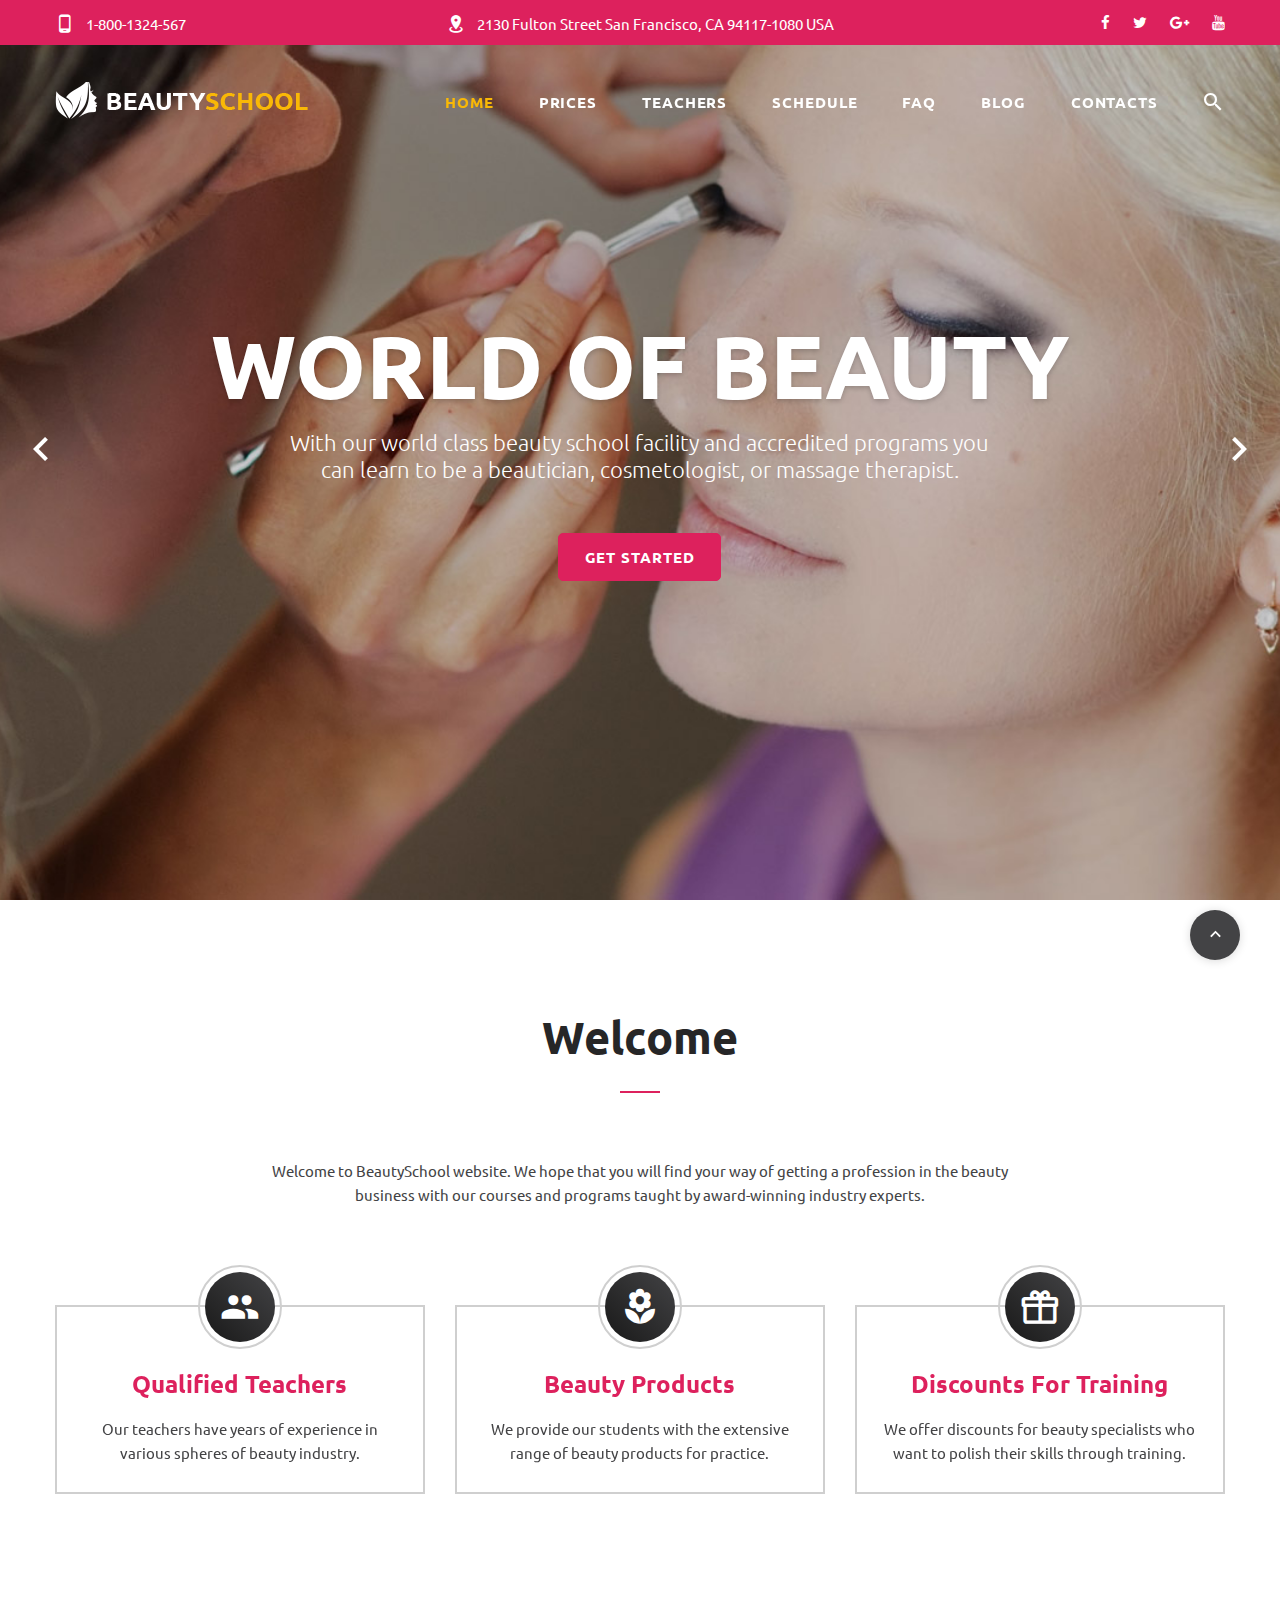
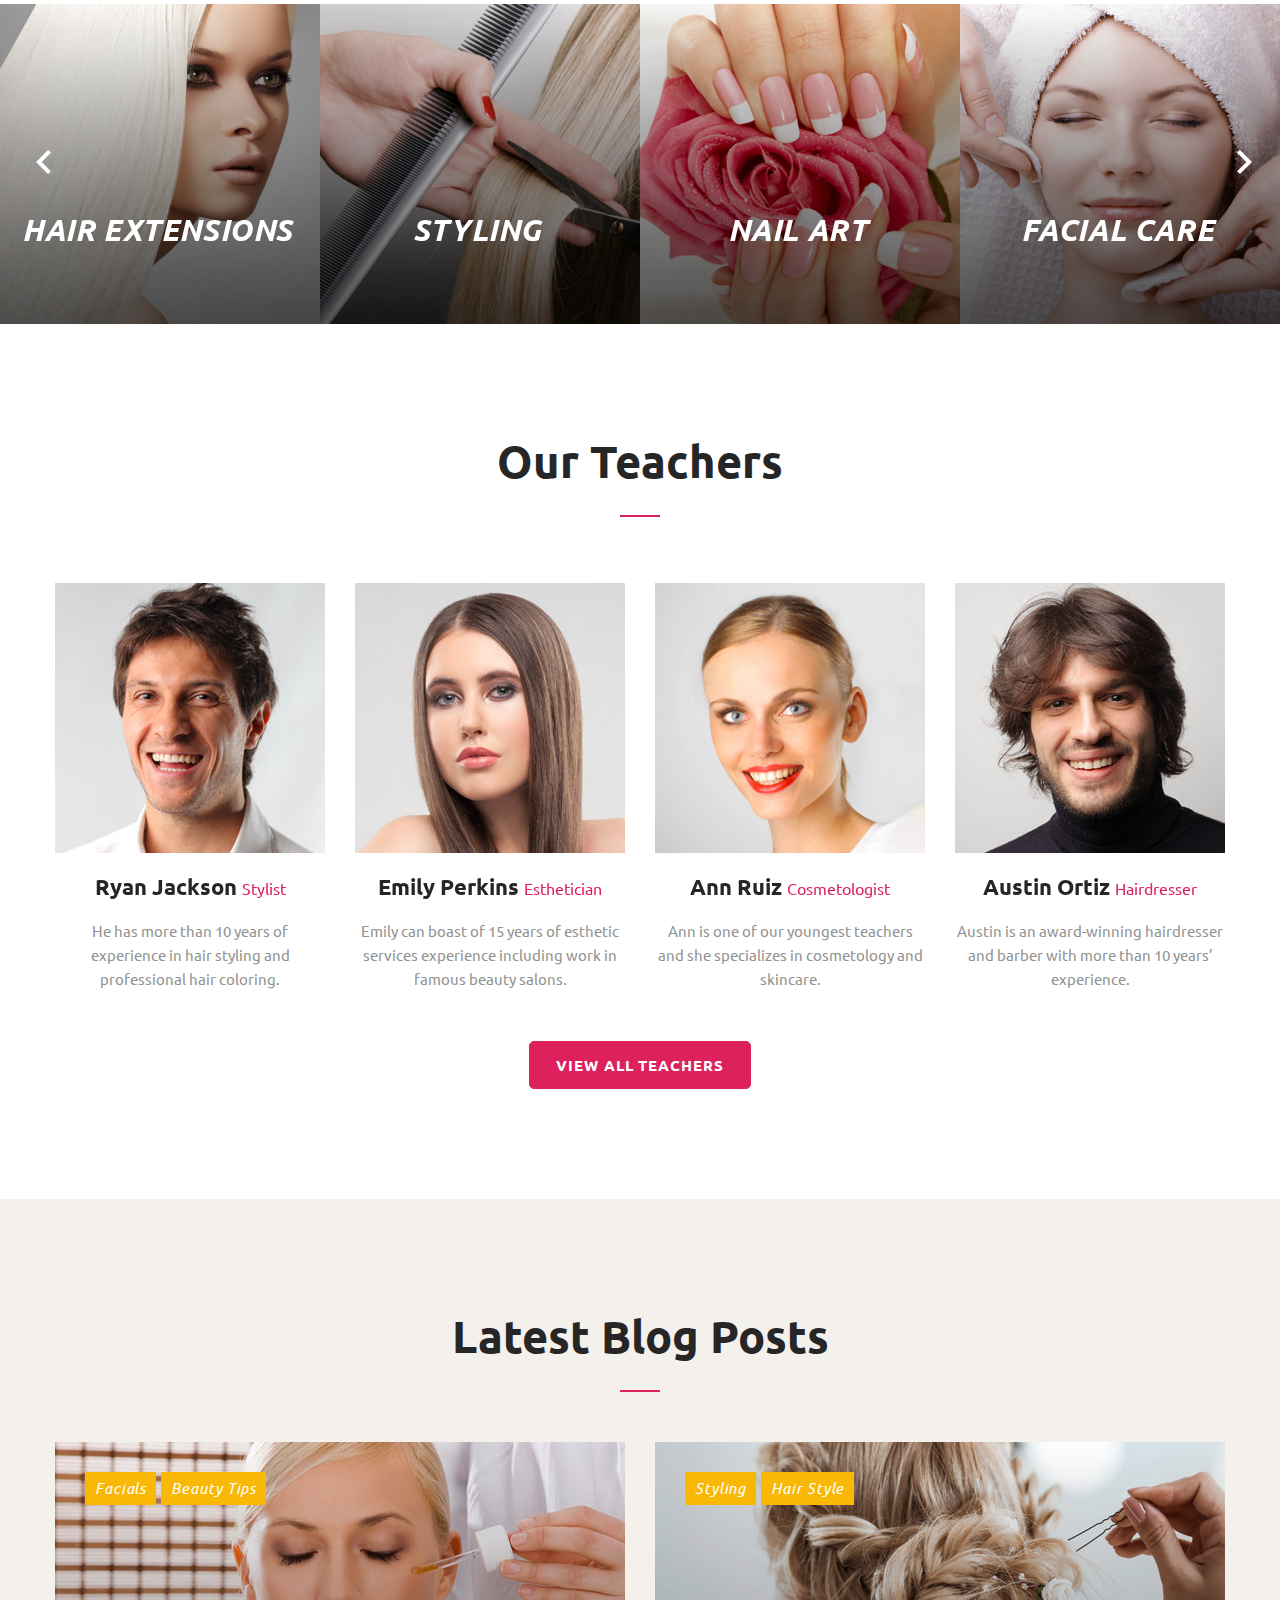
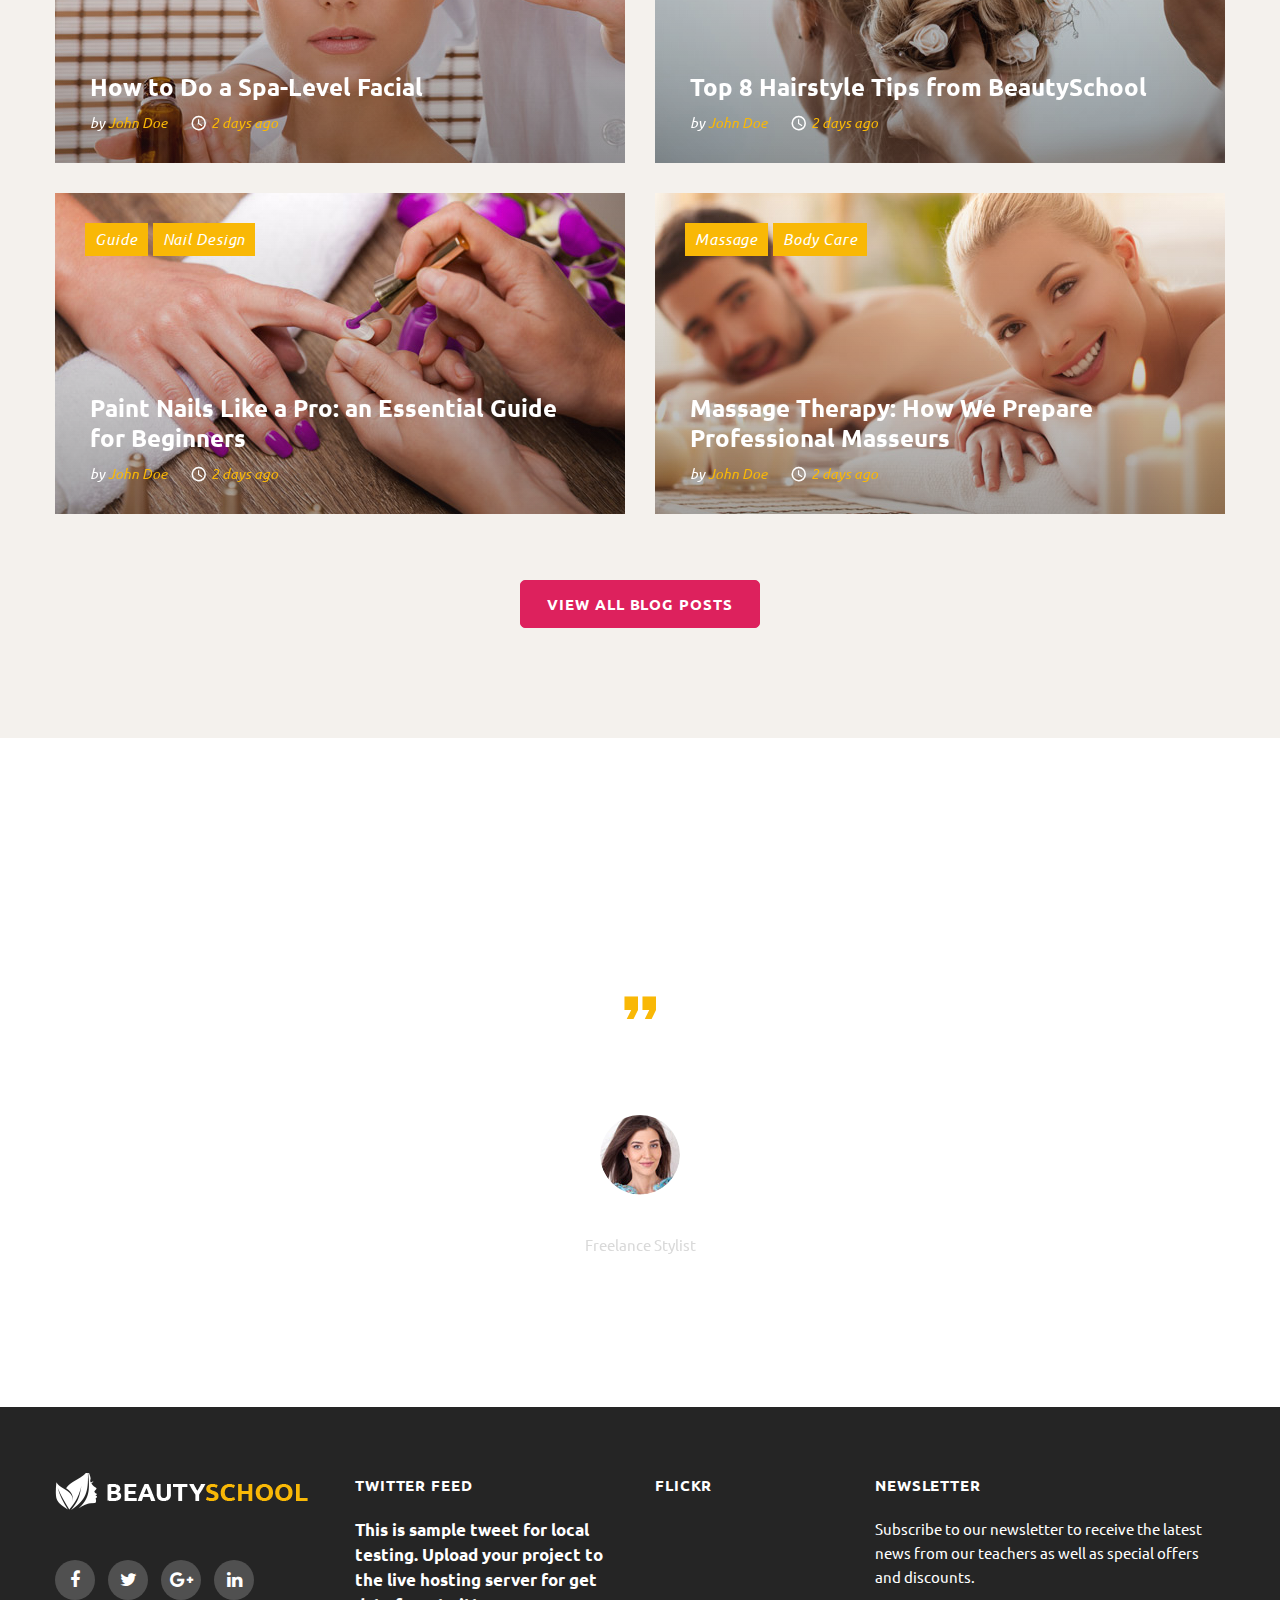
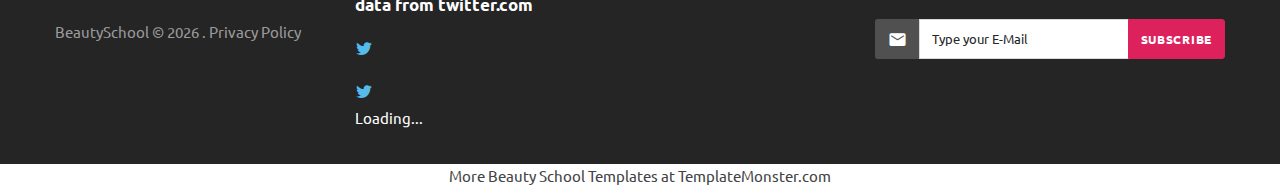
<file: wp-content/themes/i-like-make-up/site/index.html>
<!DOCTYPE html  >
<html lang="en" class="wide wow-animation smoothscroll scrollTo">
  <head>
    <!-- Site Title-->
    <title>BeautySchool</title>
    <meta charset="utf-8"/>
    <meta name="format-detection" content="telephone=no"/>
    <meta name="viewport" content="width=device-width, height=device-height, initial-scale=1.0, maximum-scale=1.0, user-scalable=0"/>
    <meta http-equiv="X-UA-Compatible" content="IE=Edge"/>
    <meta name="keywords" content="intense web design multipurpose template"/>
    <meta name="date" content="Dec 26"/>
    <link rel="icon" href="images/favicon.ico" type="image/x-icon"/>
    <!-- Stylesheets-->
    <link rel="stylesheet" type="text/css" href="//fonts.googleapis.com/css?family=Ubuntu:400,400italic,500,700,700italic"/>
    <link rel="stylesheet" href="css/style.css"/>
		<!--[if lt IE 10]>
    <div style="background: #212121; padding: 10px 0; box-shadow: 3px 3px 5px 0 rgba(0,0,0,.3); clear: both; text-align:center; position: relative; z-index:1;"><a href="http://windows.microsoft.com/en-US/internet-explorer/"><img src="images/ie8-panel/warning_bar_0000_us.jpg" border="0" height="42" width="820" alt="You are using an outdated browser. For a faster, safer browsing experience, upgrade for free today."/></a></div>
    <script src="js/html5shiv.min.js"></script>
		<![endif]-->
  </head>
  <body>
    <!-- Page-->
    <div class="page text-center">
      <div class="page-loader page-loader-variant-1">
        <div><img width='253' height='37' src='images/logo.png' alt=''/>
          <div class="offset-top-41 text-center">
            <div class="spinner"></div>
          </div>
        </div>
      </div>
      <!-- Page Head-->
      <header class="page-head slider-menu-position">
        <!-- RD Navbar Transparent-->
        <div class="rd-navbar-wrap">
          <nav data-md-device-layout="rd-navbar-fixed" data-lg-device-layout="rd-navbar-static" class="rd-navbar container rd-navbar-floated rd-navbar-dark" data-lg-auto-height="true" data-md-layout="rd-navbar-fixed" data-lg-layout="rd-navbar-static" data-lg-stick-up="true">
            <div class="rd-navbar-inner">
              <!-- RD Navbar Top Panel-->
              <div class="rd-navbar-top-panel context-dark bg-danger">
                <div class="left-side">
                  <address class="contact-info text-left"><a href="callto:#"><span class="icon mdi mdi-cellphone-android"></span><span class="text-middle">1-800-1324-567</span></a></address>
                </div>
                <div class="center">
                  <address class="contact-info text-left"><a href="#"><span class="icon mdi mdi-map-marker-radius"></span><span class="text-middle">2130 Fulton Street San Francisco, CA 94117-1080 USA</span></a></address>
                </div>
                <div class="right-side">
                  <ul class="list-inline list-inline-sm">
                    <li><a href="#" class="fa fa-facebook"></a></li>
                    <li><a href="#" class="fa fa-twitter"></a></li>
                    <li><a href="#" class="fa fa-google-plus"></a></li>
                    <li><a href="#" class="fa fa-youtube"></a></li>
                  </ul>
                </div>
              </div>
              <!-- RD Navbar Panel -->
              <div class="rd-navbar-panel">
                <!-- RD Navbar Toggle-->
                <button data-rd-navbar-toggle=".rd-navbar, .rd-navbar-nav-wrap" class="rd-navbar-toggle"><span></span></button>
                <!-- RD Navbar Top Panel Toggle-->
                <button data-rd-navbar-toggle=".rd-navbar, .rd-navbar-top-panel" class="rd-navbar-top-panel-toggle"><span></span></button>
                <!--Navbar Brand-->
                <div class="rd-navbar-brand"><a href="index.html"><img width='253' height='37' src='images/logo.png' alt=''/></a></div>
              </div>
              <div class="rd-navbar-menu-wrap">
                <div class="rd-navbar-nav-wrap">
                  <div class="rd-navbar-mobile-scroll">
                    <!--Navbar Brand Mobile-->
                    <div class="rd-navbar-mobile-brand"><a href="index.html"><img width='253' height='37' src='images/logo.png' alt=''/></a></div>
                    <div class="form-search-wrap">
                      <!-- RD Search Form-->
                      <form action="search-results.html" method="GET" class="form-search rd-search">
                        <div class="form-group">
                          <label for="rd-navbar-form-search-widget" class="form-label form-search-label form-label-sm">Search</label>
                          <input id="rd-navbar-form-search-widget" type="text" name="s" autocomplete="off" class="form-search-input input-sm form-control form-control-gray-lightest input-sm"/>
                        </div>
                        <button type="submit" class="form-search-submit"><span class="mdi mdi-magnify"></span></button>
                      </form>
                    </div>
                    <!-- RD Navbar Nav-->
                    <ul class="rd-navbar-nav">
                      <li class="active"><a href="index.html"><span>Home</span></a>
                      </li>
                      <li><a href="prices.html"><span>Prices</span></a>
                      </li>
                      <li><a href="teachers.html"><span>Teachers</span></a>
                        <ul class="rd-navbar-dropdown">
                          <li><a href="about-teacher.html"><span class="text-middle">About Teacher</span></a>
                          </li>
                        </ul>
                      </li>
                      <li><a href="schedule.html"><span>Schedule</span></a>
                      </li>
                      <li><a href="faq.html"><span>FAQ</span></a>
                      </li>
                      <li><a href="blog.html"><span>Blog</span></a>
                        <ul class="rd-navbar-dropdown">
                          <li><a href="blog-post.html"><span class="text-middle">Blog Post</span></a>
                          </li>
                        </ul>
                      </li>
                      <li><a href="contacts.html"><span>Contacts</span></a>
                      </li>
                    </ul>
                  </div>
                </div>
                <!--RD Navbar Search-->
                <div class="rd-navbar-search rd-navbar-search-top-panel"><a data-rd-navbar-toggle=".rd-navbar-inner,.rd-navbar-search" href="#" class="rd-navbar-search-toggle mdi"><span></span></a>
                  <form action="search-results.html" method="GET" class="rd-navbar-search-form search-form-icon-right rd-search">
                    <div class="form-group">
                      <label for="rd-navbar-search-form-input" class="form-label">Type and hit enter...</label>
                      <input id="rd-navbar-search-form-input" type="text" name="s" autocomplete="off" class="rd-navbar-search-form-input form-control form-control-gray-lightest"/>
                    </div>
                    <div id="rd-search-results-live" class="rd-search-results-live">   </div>
                  </form>
                </div>
              </div>
            </div>
          </nav>
        </div>
        <!--Swiper-->
        <div class="rd-parallax rd-parallax-swiper">
          <div data-speed="0.3" data-sm-speed="1" data-type="html" class="rd-parallax-layer">
            <div data-loop="true" data-height="100vh" data-dragable="false" data-min-height="480px" class="swiper-container swiper-slider">
              <div class="swiper-wrapper text-center">
                <div id="page-loader" data-slide-bg="images/background-01-1920x750.jpg" data-preview-bg="images/background-01-1920x750.jpg" class="swiper-slide">
                  <div data-speed="0.5" data-fade="true" class="swiper-caption swiper-parallax">
                    <div class="swiper-slide-caption">
                      <div class="shell">
                        <div class="range range-lg-center">
                          <div class="cell-lg-12">
                            <div data-caption-animate="fadeInUp" data-caption-delay="300" class="text-extra-big text-bold text-uppercase">world of beauty</div>
                          </div>
                          <div class="cell-lg-8 offset-top-10">
                            <h5 data-caption-animate="fadeInUp" data-caption-delay="500" class="hidden reveal-xs-block text-light">
                              With our world class beauty school facility and accredited programs 
                              you can learn to be a beautician, cosmetologist, or massage therapist.
                            </h5>
                            <div class="offset-top-20 offset-xs-top-50"><a href="#" data-waypoint-to="#welcome" data-caption-animate="fadeInUp" data-caption-delay="800" class="btn btn-danger btn-anis-effect"><span class="btn-text">get started</span></a></div>
                          </div>
                        </div>
                      </div>
                    </div>
                  </div>
                </div>
                <div data-slide-bg="images/background-02-1920x750.jpg" data-preview-bg="images/background-02-1920x750.jpg" class="swiper-slide">
                  <div data-speed="0.5" data-fade="true" class="swiper-caption swiper-parallax">
                    <div class="swiper-slide-caption">
                      <div class="shell">
                        <div class="range range-lg-center">
                          <div class="cell-lg-12">
                            <div data-caption-animate="fadeInUp" data-caption-delay="300" class="text-extra-big text-bold text-uppercase">Reach your dream</div>
                          </div>
                          <div class="cell-lg-8 offset-top-10">
                            <h5 data-caption-animate="fadeInUp" data-caption-delay="500" class="hidden reveal-xs-block text-light">If you have a passion for hair, beauty, skin, or nails schedule a visit to our cosmetology school. We offer a variety of beauty programs including hair styling and esthetics.</h5>
                            <div class="offset-top-20 offset-xs-top-50"><a href="#" data-waypoint-to="#welcome" data-caption-animate="fadeInUp" data-caption-delay="800" class="btn btn-danger btn-anis-effect"><span class="btn-text">get started</span></a></div>
                          </div>
                        </div>
                      </div>
                    </div>
                  </div>
                </div>
                <div data-slide-bg="images/background-03-1920x750.jpg" data-preview-bg="images/background-03-1920x750.jpg" class="swiper-slide">
                  <div data-speed="0.5" data-fade="true" class="swiper-caption swiper-parallax">
                    <div class="swiper-slide-caption">
                      <div class="shell">
                        <div class="range range-lg-center">
                          <div class="cell-lg-12">
                            <div data-caption-animate="fadeInUp" data-caption-delay="300" class="text-extra-big text-bold text-uppercase">build a career</div>
                          </div>
                          <div class="cell-lg-8 offset-top-10">
                            <h5 data-caption-animate="fadeInUp" data-caption-delay="500" class="hidden reveal-xs-block text-light">We provide our students and alumni with a variety of career opportunities. Stylists can create resumes, search for career opportunities and apply for open positions through one simple site.</h5>
                            <div class="offset-top-20 offset-xs-top-50"><a href="#" data-waypoint-to="#welcome" data-caption-animate="fadeInUp" data-caption-delay="800" class="btn btn-danger btn-anis-effect"><span class="btn-text">get started</span></a></div>
                          </div>
                        </div>
                      </div>
                    </div>
                  </div>
                </div>
              </div>
              <div class="swiper-button swiper-button-prev swiper-parallax mdi mdi-chevron-left"></div>
              <div class="swiper-button swiper-button-next swiper-parallax mdi mdi-chevron-right"></div>
              <div class="swiper-pagination"></div>
            </div>
          </div>
        </div>
      </header>
      <!-- Page Contents-->
      <main class="page-content">
        <!--Welcome-->
        <section id="welcome" class="section-98 section-sm-110">
          <div class="shell">
            <h1>Welcome</h1>
            <hr class="divider bg-red"/>
            <div class="range range-xs-center offset-top-66">
              <div class="cell-lg-8">
                <p>Welcome to BeautySchool website. We hope that you will find your way of getting a profession in the beauty business with our courses and programs taught by award-winning industry experts.</p>
              </div>
            </div>
            <div class="range offset-top-98">
              <div class="cell-sm-8 cell-sm-preffix-2 cell-md-4 cell-md-preffix-0">
                <!-- Icon Box Type 5-->
                <div class="box-icon box-icon-bordered"><span class="icon icon-outlined icon-sm icon-dark-filled mdi mdi-account-multiple"></span>
                  <h4 class="text-danger offset-top-20">Qualified Teachers</h4>
                  <p>Our teachers have years of experience in various spheres of beauty industry.</p>
                </div>
              </div>
              <div class="cell-sm-8 cell-sm-preffix-2 cell-md-4 cell-md-preffix-0 offset-top-98 offset-md-top-0">
                <!-- Icon Box Type 5-->
                <div class="box-icon box-icon-bordered"><span class="icon icon-outlined icon-sm icon-dark-filled mdi mdi-flower"></span>
                  <h4 class="text-danger offset-top-20">Beauty Products</h4>
                  <p>We provide our students with the extensive range of beauty products for practice.</p>
                </div>
              </div>
              <div class="cell-sm-8 cell-sm-preffix-2 cell-md-4 cell-md-preffix-0 offset-top-98 offset-md-top-0">
                <!-- Icon Box Type 5-->
                <div class="box-icon box-icon-bordered"><span class="icon icon-outlined icon-sm icon-dark-filled mdi mdi-gift"></span>
                  <h4 class="text-danger offset-top-20">Discounts For Training</h4>
                  <p>We offer discounts for beauty specialists who want to polish their skills through training.</p>
                </div>
              </div>
            </div>
          </div>
        </section>
        <!-- Offers-->
        <section>
          <div data-items="1" data-xs-items="2" data-md-items="3" data-lg-items="4" data-nav="true" data-dots="true" data-nav-class="[&quot;owl-prev mdi mdi-chevron-left&quot;, &quot;owl-next mdi mdi-chevron-right&quot;]" class="owl-carousel owl-carousel-default veil-md-owl-dots veil-owl-nav reveal-md-owl-nav">
            <div>
              <!-- Thumbnail Terry-->
              <figure class="thumbnail-terry"><a href="schedule.html"><img width="480" height="480" src="images/home-01-480x480.jpg" alt=""/></a>
                <figcaption>
                  <div>
                    <h2 class="text-italic text-uppercase text-spacing-20 thumbnail-terry-title">Hair Extensions</h2>
                  </div>
                  <p class="thumbnail-terry-desc offset-top-0"></p><a href="schedule.html" class="btn offset-top-10 offset-md-top-0 btn-danger">book a free lesson</a>
                </figcaption>
              </figure>
            </div>
            <div>
              <!-- Thumbnail Terry-->
              <figure class="thumbnail-terry"><a href="schedule.html"><img width="480" height="480" src="images/home-02-480x480.jpg" alt=""/></a>
                <figcaption>
                  <div>
                    <h2 class="text-italic text-uppercase text-spacing-20 thumbnail-terry-title">Styling</h2>
                  </div>
                  <p class="thumbnail-terry-desc offset-top-0"></p><a href="schedule.html" class="btn offset-top-10 offset-md-top-0 btn-danger">book a free lesson</a>
                </figcaption>
              </figure>
            </div>
            <div>
              <!-- Thumbnail Terry-->
              <figure class="thumbnail-terry"><a href="schedule.html"><img width="480" height="480" src="images/home-03-480x480.jpg" alt=""/></a>
                <figcaption>
                  <div>
                    <h2 class="text-italic text-uppercase text-spacing-20 thumbnail-terry-title">nail art</h2>
                  </div>
                  <p class="thumbnail-terry-desc offset-top-0"></p><a href="schedule.html" class="btn offset-top-10 offset-md-top-0 btn-danger">book a free lesson</a>
                </figcaption>
              </figure>
            </div>
            <div>
              <!-- Thumbnail Terry-->
              <figure class="thumbnail-terry"><a href="schedule.html"><img width="480" height="480" src="images/home-04-480x480.jpg" alt=""/></a>
                <figcaption>
                  <div>
                    <h2 class="text-italic text-uppercase text-spacing-20 thumbnail-terry-title">Facial care</h2>
                  </div>
                  <p class="thumbnail-terry-desc offset-top-0"></p><a href="schedule.html" class="btn offset-top-10 offset-md-top-0 btn-danger">book a free lesson</a>
                </figcaption>
              </figure>
            </div>
            <div>
              <!-- Thumbnail Terry-->
              <figure class="thumbnail-terry"><a href="schedule.html"><img width="480" height="480" src="images/home-01-480x480.jpg" alt=""/></a>
                <figcaption>
                  <div>
                    <h2 class="text-italic text-uppercase text-spacing-20 thumbnail-terry-title">Hair Extensions</h2>
                  </div>
                  <p class="thumbnail-terry-desc offset-top-0"></p><a href="schedule.html" class="btn offset-top-10 offset-md-top-0 btn-danger">book a free lesson</a>
                </figcaption>
              </figure>
            </div>
            <div>
              <!-- Thumbnail Terry-->
              <figure class="thumbnail-terry"><a href="schedule.html"><img width="480" height="480" src="images/home-02-480x480.jpg" alt=""/></a>
                <figcaption>
                  <div>
                    <h2 class="text-italic text-uppercase text-spacing-20 thumbnail-terry-title">Styling</h2>
                  </div>
                  <p class="thumbnail-terry-desc offset-top-0"></p><a href="schedule.html" class="btn offset-top-10 offset-md-top-0 btn-danger">book a free lesson</a>
                </figcaption>
              </figure>
            </div>
          </div>
        </section>
        <!-- Coaches-->
        <section class="section-98 section-sm-110">
          <div class="shell">
            <h1>Our Teachers</h1>
            <hr class="divider bg-danger"/>
            <div class="range range-xs-center offset-sm-top-66">
              <div class="cell-sm-10 cell-lg-12">
                <div class="range">
                  <div class="cell-sm-6 cell-lg-3 offset-top-66 offset-xs-top-0">
                    <!-- Box Member-->
                    <div class="box-member"><img src="images/user-ryan-jackson-270x270.jpg" alt="" class="img-responsive"/>
                      <h5 class="text-bold offset-top-20"><a href="about-teacher.html">Ryan Jackson</a> <small class="text-danger">Stylist</small>
                      </h5>
                      <div class="box-member-wrap">
                        <div class="box-member-caption">
                          <div class="box-member-caption-inner">
                            <ul class="list-inline list-inline-xs">
                              <li><a href="#" class="icon fa fa-facebook icon-xs icon-circle icon-darkest-filled"></a></li>
                              <li><a href="#" class="icon fa fa-twitter icon-xs icon-circle icon-darkest-filled"></a></li>
                              <li><a href="#" class="icon fa fa-google-plus icon-xs icon-circle icon-darkest-filled"></a></li>
                            </ul>
                          </div>
                        </div>
                      </div>
                    </div>
                    <p class="offset-lg-top-0 text-muted">He has more than 10 years of experience in hair styling and professional hair coloring.</p>
                  </div>
                  <div class="cell-sm-6 cell-lg-3 offset-top-66 offset-sm-top-0 offset-lg-top-0">
                    <!-- Box Member-->
                    <div class="box-member"><img src="images/user-emily-perkins-270x270.jpg" alt="" class="img-responsive"/>
                      <h5 class="text-bold offset-top-20"><a href="about-teacher.html">Emily Perkins</a> <small class="text-danger">Esthetician</small>
                      </h5>
                      <div class="box-member-wrap">
                        <div class="box-member-caption">
                          <div class="box-member-caption-inner">
                            <ul class="list-inline list-inline-xs">
                              <li><a href="#" class="icon fa fa-facebook icon-xs icon-circle icon-darkest-filled"></a></li>
                              <li><a href="#" class="icon fa fa-twitter icon-xs icon-circle icon-darkest-filled"></a></li>
                              <li><a href="#" class="icon fa fa-google-plus icon-xs icon-circle icon-darkest-filled"></a></li>
                            </ul>
                          </div>
                        </div>
                      </div>
                    </div>
                    <p class="offset-lg-top-0 text-muted">Emily can boast of 15 years of esthetic services experience including work in famous beauty salons.</p>
                  </div>
                  <div class="cell-sm-6 cell-lg-3 offset-top-66 offset-lg-top-0">
                    <!-- Box Member-->
                    <div class="box-member"><img src="images/user-samantha-ruiz-270x270.jpg" alt="" class="img-responsive"/>
                      <h5 class="text-bold offset-top-20"><a href="about-teacher.html">Ann Ruiz</a> <small class="text-danger">Cosmetologist</small>
                      </h5>
                      <div class="box-member-wrap">
                        <div class="box-member-caption">
                          <div class="box-member-caption-inner">
                            <ul class="list-inline list-inline-xs">
                              <li><a href="#" class="icon fa fa-facebook icon-xs icon-circle icon-darkest-filled"></a></li>
                              <li><a href="#" class="icon fa fa-twitter icon-xs icon-circle icon-darkest-filled"></a></li>
                              <li><a href="#" class="icon fa fa-google-plus icon-xs icon-circle icon-darkest-filled"></a></li>
                            </ul>
                          </div>
                        </div>
                      </div>
                    </div>
                    <p class="offset-lg-top-0 text-muted">Ann is one of our youngest teachers and she specializes in cosmetology and skincare.</p>
                  </div>
                  <div class="cell-sm-6 cell-lg-3 offset-top-66 offset-lg-top-0">
                    <!-- Box Member-->
                    <div class="box-member"><img src="images/user-austin-ortiz-270x270.jpg" alt="" class="img-responsive"/>
                      <h5 class="text-bold offset-top-20"><a href="about-teacher.html">Austin Ortiz</a> <small class="text-danger">Hairdresser</small>
                      </h5>
                      <div class="box-member-wrap">
                        <div class="box-member-caption">
                          <div class="box-member-caption-inner">
                            <ul class="list-inline list-inline-xs">
                              <li><a href="#" class="icon fa fa-facebook icon-xs icon-circle icon-darkest-filled"></a></li>
                              <li><a href="#" class="icon fa fa-twitter icon-xs icon-circle icon-darkest-filled"></a></li>
                              <li><a href="#" class="icon fa fa-google-plus icon-xs icon-circle icon-darkest-filled"></a></li>
                            </ul>
                          </div>
                        </div>
                      </div>
                    </div>
                    <p class="offset-lg-top-0 text-muted">Austin is an award-winning hairdresser and barber with more than 10 years’ experience.</p>
                  </div>
                </div><a href="teachers.html" class="offset-top-50 btn btn-danger">view all teachers</a>
              </div>
            </div>
          </div>
        </section>
        <!-- Latest Blog Posts-->
        <section class="section-98 section-110 bg-lilac">
          <div class="shell">
            <h1>Latest Blog Posts</h1>
            <hr class="divider bg-danger"/>
            <div class="range range-xs-center">
              <div class="cell-sm-10 cell-md-6">
                <!-- Post Boxed--><a href="blog-post.html" class="reveal-block">
                  <div class="post post-boxed">
                    <!-- Post media-->
                    <header class="post-media"><img width="570" height="321" src="images/post-01-570x321.jpg" alt="" class="img-responsive"/></header>
                    <!-- Post content-->
                    <section class="post-content text-left">
                      <div class="post-tags group-xs"><span class="label-custom label-lg-custom label-neon-carrot text-regular text-italic text-capitalize">Facials</span><span class="label-custom label-lg-custom label-neon-carrot text-regular text-italic text-capitalize">Beauty Tips</span>
                      </div>
                      <div class="post-body">
                        <!-- Post Title-->
                        <div class="post-title">
                          <h4>How to Do a Spa-Level Facial</h4>
                        </div>
                        <div class="post-meta small">
                          <ul class="list-inline list-inline-sm p">
                            <li class="text-italic text-middle">by&nbsp;<span class="text-primary">John Doe</span></li>
                            <li><span class="text-middle icon-xxs mdi mdi-clock"></span>
                              <time datetime="2016-01-01" class="text-italic text-middle text-primary">2 days ago</time>
                            </li>
                          </ul>
                        </div>
                      </div>
                    </section>
                  </div></a>
              </div>
              <div class="cell-sm-10 cell-md-6 offset-top-66 offset-sm-top-30 offset-md-top-0">
                <!-- Post Boxed--><a href="blog-post.html" class="reveal-block">
                  <div class="post post-boxed">
                    <!-- Post media-->
                    <header class="post-media"><img width="570" height="321" src="images/post-02-570x321.jpg" alt="" class="img-responsive"/></header>
                    <!-- Post content-->
                    <section class="post-content text-left">
                      <div class="post-tags group-xs"><span class="label-custom label-lg-custom label-neon-carrot text-regular text-italic text-capitalize">Styling</span><span class="label-custom label-lg-custom label-neon-carrot text-regular text-italic text-capitalize">Hair Style</span>
                      </div>
                      <div class="post-body">
                        <!-- Post Title-->
                        <div class="post-title">
                          <h4>Top 8 Hairstyle Tips from BeautySchool</h4>
                        </div>
                        <div class="post-meta small">
                          <ul class="list-inline list-inline-sm p">
                            <li class="text-italic text-middle">by&nbsp;<span class="text-primary">John Doe</span></li>
                            <li><span class="text-middle icon-xxs mdi mdi-clock"></span>
                              <time datetime="2016-01-01" class="text-italic text-middle text-primary">2 days ago</time>
                            </li>
                          </ul>
                        </div>
                      </div>
                    </section>
                  </div></a>
              </div>
              <div class="range-spacer veil reveal-md-block offset-top-30"></div>
              <div class="cell-sm-10 cell-md-6 offset-top-66 offset-sm-top-30 offset-md-top-0">
                <!-- Post Boxed--><a href="blog-post.html" class="reveal-block">
                  <div class="post post-boxed">
                    <!-- Post media-->
                    <header class="post-media"><img width="570" height="321" src="images/post-03-570x321.jpg" alt="" class="img-responsive"/></header>
                    <!-- Post content-->
                    <section class="post-content text-left">
                      <div class="post-tags group-xs"><span class="label-custom label-lg-custom label-neon-carrot text-regular text-italic text-capitalize">Guide</span><span class="label-custom label-lg-custom label-neon-carrot text-regular text-italic text-capitalize">Nail Design</span>
                      </div>
                      <div class="post-body">
                        <!-- Post Title-->
                        <div class="post-title">
                          <h4>Paint Nails Like a Pro: an Essential Guide for Beginners</h4>
                        </div>
                        <div class="post-meta small">
                          <ul class="list-inline list-inline-sm p">
                            <li class="text-italic text-middle">by&nbsp;<span class="text-primary">John Doe</span></li>
                            <li><span class="text-middle icon-xxs mdi mdi-clock"></span>
                              <time datetime="2016-01-01" class="text-italic text-middle text-primary">2 days ago</time>
                            </li>
                          </ul>
                        </div>
                      </div>
                    </section>
                  </div></a>
              </div>
              <div class="cell-sm-10 cell-md-6 offset-top-66 offset-sm-top-30 offset-md-top-0">
                <!-- Post Boxed--><a href="blog-post.html" class="reveal-block">
                  <div class="post post-boxed">
                    <!-- Post media-->
                    <header class="post-media"><img width="570" height="321" src="images/post-04-570x321.jpg" alt="" class="img-responsive"/></header>
                    <!-- Post content-->
                    <section class="post-content text-left">
                      <div class="post-tags group-xs"><span class="label-custom label-lg-custom label-neon-carrot text-regular text-italic text-capitalize">Massage</span><span class="label-custom label-lg-custom label-neon-carrot text-regular text-italic text-capitalize">Body Care</span>
                      </div>
                      <div class="post-body">
                        <!-- Post Title-->
                        <div class="post-title">
                          <h4>Massage Therapy: How We Prepare Professional Masseurs</h4>
                        </div>
                        <div class="post-meta small">
                          <ul class="list-inline list-inline-sm p">
                            <li class="text-italic text-middle">by&nbsp;<span class="text-primary">John Doe</span></li>
                            <li><span class="text-middle icon-xxs mdi mdi-clock"></span>
                              <time datetime="2016-01-01" class="text-italic text-middle text-primary">2 days ago</time>
                            </li>
                          </ul>
                        </div>
                      </div>
                    </section>
                  </div></a>
              </div><a href="blog.html" class="offset-top-66 btn btn-danger">view all blog posts</a>
            </div>
          </div>
        </section>
        <!-- Testimonials-->
        <section>
          <!-- RD Parallax-->
          <div data-on="false" data-md-on="true" class="rd-parallax">
            <div data-speed="0.35" data-type="media" data-url="images/background-05-1920x850.jpg" class="rd-parallax-layer"></div>
            <div data-speed="0" data-type="html" class="rd-parallax-layer">
              <div class="context-dark">
                <div class="shell section-98 section-sm-110">
                  <h1>Testimonials</h1>
                  <hr class="divider bg-white"/>
                  <div class="range range-xs-center">
                    <div class="cell-sm-8">
                      <!-- Testimonials Slider v.3-->
                      <div data-items="1" data-nav="true" data-dots="false" data-nav-class="[&quot;owl-prev mdi mdi-chevron-left&quot;, &quot;owl-next mdi mdi-chevron-right&quot;]" class="owl-carousel owl-carousel-testimonials-2">
                        <div>
                          <blockquote class="quote quote-slider-3">
                            <p class="quote-body">Being a student at BeautySchool, I have learned many things to start my career as a stylist. What I like the most about this beauty school is how strict they are with industry practice and their high percentage on passing rates.</p><img width="80" height="80" src="images/user-alisa-milano-80x80.jpg" alt="Mary Smith" class="quote-img img-circle"/>
                            <p class="text-bold quote-author">
                              <cite class="text-normal">Mary Smith</cite>
                            </p>
                            <p class="quote-desc text-gray">Freelance Stylist</p>
                          </blockquote>
                        </div>
                        <div>
                          <blockquote class="quote quote-slider-3">
                            <p class="quote-body">What I like about BeautySchool is how they teach us everything step-by-step. The teachers are great with helping us learn new products and time management skills that are important for hairdressers.</p><img width="80" height="80" src="images/user-1-80x80.jpg" alt="Linda Grey" class="quote-img img-circle"/>
                            <p class="text-bold quote-author">
                              <cite class="text-normal">Linda Grey</cite>
                            </p>
                            <p class="quote-desc text-gray">Hairdresser, Indigo Beauty Salon </p>
                          </blockquote>
                        </div>
                        <div>
                          <blockquote class="quote quote-slider-3">
                            <p class="quote-body">Once I started school I didn’t know what to expect. Little did I know how BeautySchool would change my life. In 9 months, I learned so much about myself, my passion for my new profession, and the cosmetology industry. </p><img width="80" height="80" src="images/user-july-mao-80x80.jpg" alt="Mary McCoist," class="quote-img img-circle"/>
                            <p class="text-bold quote-author">
                              <cite class="text-normal">Mary McCoist,</cite>
                            </p>
                            <p class="quote-desc text-gray">Cosmetologist, Relax &amp; Care Co.</p>
                          </blockquote>
                        </div>
                      </div>
                    </div>
                  </div>
                </div>
              </div>
            </div>
          </div>
        </section>
      </main>
      <!-- Page Footer-->
      <footer class="section-relative section-top-66 section-bottom-34 page-footer bg-gray-base context-dark">
        <div class="shell">
          <div class="range range-sm-center text-lg-left">
            <div class="cell-sm-12">
              <div class="range range-xs-center">
                <div class="cell-xs-10 cell-sm-3 text-left cell-sm-push-4 cell-sm-10 cell-lg-3 offset-sm-top-50 offset-lg-top-0 cell-lg-push-2">
                  <!-- Twitter Feed-->
                  <p class="text-uppercase text-spacing-60 text-bold text-center text-lg-left">Twitter Feed</p>
                  <div class="offset-top-20">
                          <div data-twitter-username="templatemonster" data-twitter-date-hours=" hours ago" data-twitter-date-minutes=" minutes ago" class="twitter">
                            <div data-twitter-type="tweet" class="twitter-sm">
                              <div class="twitter-date text-dark small"><span class="icon icon-xxs mdi mdi-twitter text-middle"></span> <span data-date="text" class="text-middle"></span>
                              </div>
                              <div data-tweet="text" class="twitter-text"></div>
                              <div data-screen_name="text" class="twitter-name text-bold big"></div>
                            </div>
                            <div data-twitter-type="tweet" class="twitter-sm">
                              <div class="twitter-date text-dark small"><span class="icon icon-xxs mdi mdi-twitter text-middle"></span> <span data-date="text" class="text-middle"></span>
                              </div>
                              <div data-tweet="text" class="twitter-text"></div>
                              <div data-screen_name="text" class="twitter-name text-bold big"></div>
                            </div>
                          </div>
                  </div>
                </div>
                <div class="cell-xs-10 cell-sm-3 offset-top-66 cell-sm-push-3 cell-sm-10 cell-lg-2 offset-lg-top-0 cell-lg-push-3">
                  <!-- Flickr Feed-->
                  <p class="text-uppercase text-spacing-60 text-bold">Flickr</p>
                  <div class="offset-top-24">
                          <div data-photo-swipe="gallery" data-flickr-tags="tm55107" class="group-xs flickr widget-flickrfeed"><a data-photo-swipe-item="" href="" data-image_c="href" data-size="800x800" data-type="flickr-item" class="flickr-item thumbnail-classic"><img width="82" height="82" data-title="alt" src="images/_blank.png" alt="" data-image_q="src"/></a><a data-photo-swipe-item="" href="" data-image_c="href" data-size="800x800" data-type="flickr-item" class="flickr-item thumbnail-classic"><img width="82" height="82" data-title="alt" src="images/_blank.png" alt="" data-image_q="src"/></a><a data-photo-swipe-item="" href="" data-image_c="href" data-size="800x800" data-type="flickr-item" class="flickr-item thumbnail-classic"><img width="82" height="82" data-title="alt" src="images/_blank.png" alt="" data-image_q="src"/></a><a data-photo-swipe-item="" href="" data-image_c="href" data-size="800x800" data-type="flickr-item" class="flickr-item thumbnail-classic"><img width="82" height="82" data-title="alt" src="images/_blank.png" alt="" data-image_q="src"/></a>
                          </div>
                  </div>
                </div>
                <div class="cell-xs-10 cell-sm-3 offset-top-66 cell-sm-push-2 offset-sm-top-0 cell-sm-6 cell-lg-4 cell-lg-push-4">
                  <div class="inset-lg-left-20">
                    <p class="text-uppercase text-spacing-60 text-bold">Newsletter</p>
                    <p class="offset-top-20 text-left">
                      Subscribe to our newsletter to receive the latest 
                      news from our teachers as well as special 
                      offers and discounts.
                    </p>
                    <div class="offset-top-30">
                            <form data-form-output="form-subscribe-footer" data-form-type="subscribe" method="post" action="bat/rd-mailform.php" class="rd-mailform">
                              <div class="form-group">
                                <div class="input-group input-group-sm"><span class="input-group-addon"><span class="input-group-icon mdi mdi-email"></span></span>
                                  <input placeholder="Type your E-Mail" type="email" name="email" data-constraints="@Required @Email" class="form-control"/><span class="input-group-btn">
                                    <button type="submit" class="btn btn-sm btn-danger">Subscribe</button></span>
                                </div>
                              </div>
                              <div id="form-subscribe-footer" class="form-output"></div>
                            </form>
                    </div>
                  </div>
                </div>
                <div class="cell-xs-10 cell-sm-3 offset-top-66 cell-sm-push-1 offset-sm-top-0 cell-sm-6 cell-lg-3 cell-lg-push-1">
                  <!-- Footer brand-->
                  <div class="footer-brand"><a href="index.html"><img width='253' height='37' src='images/logo.png' alt=''/></a></div>
                  <div class="offset-top-50 text-xs-center text-lg-left">
                          <ul class="list-inline">
                            <li><a href="#" class="icon fa fa-facebook icon-xxs icon-circle icon-darkest-filled"></a></li>
                            <li><a href="#" class="icon fa fa-twitter icon-xxs icon-circle icon-darkest-filled"></a></li>
                            <li><a href="#" class="icon fa fa-google-plus icon-xxs icon-circle icon-darkest-filled"></a></li>
                            <li><a href="#" class="icon fa fa-linkedin icon-xxs icon-circle icon-darkest-filled"></a></li>
                          </ul>
                  </div>
                  <p class="text-darker-2 offset-top-20"> BeautySchool &copy; <span id="copyright-year"></span> . <a href="privacy-policy.html">Privacy Policy</a></p>
                </div>
              </div>
            </div>
          </div>
        </div>
      </footer>
      More <a rel="nofollow" href="http://www.templatemonster.com/category.php?category=117&type=1" target="_blank">Beauty School Templates at TemplateMonster.com</a>
    </div>
    <!-- Global Mailform Output-->
    <div id="form-output-global" class="snackbars"></div>
    <!-- PhotoSwipe Gallery-->
    <div tabindex="-1" role="dialog" aria-hidden="true" class="pswp">
      <div class="pswp__bg"></div>
      <div class="pswp__scroll-wrap">
        <div class="pswp__container">
          <div class="pswp__item"></div>
          <div class="pswp__item"></div>
          <div class="pswp__item"></div>
        </div>
        <div class="pswp__ui pswp__ui--hidden">
          <div class="pswp__top-bar">
            <div class="pswp__counter"></div>
            <button title="Close (Esc)" class="pswp__button pswp__button--close"></button>
            <button title="Share" class="pswp__button pswp__button--share"></button>
            <button title="Toggle fullscreen" class="pswp__button pswp__button--fs"></button>
            <button title="Zoom in/out" class="pswp__button pswp__button--zoom"></button>
            <div class="pswp__preloader">
              <div class="pswp__preloader__icn">
                <div class="pswp__preloader__cut">
                  <div class="pswp__preloader__donut"></div>
                </div>
              </div>
            </div>
          </div>
          <div class="pswp__share-modal pswp__share-modal--hidden pswp__single-tap">
            <div class="pswp__share-tooltip"></div>
          </div>
          <button title="Previous (arrow left)" class="pswp__button pswp__button--arrow--left"></button>
          <button title="Next (arrow right)" class="pswp__button pswp__button--arrow--right"></button>
          <div class="pswp__caption">
            <div class="pswp__caption__center"></div>
          </div>
        </div>
      </div>
    </div>
    <!-- Java script-->
    <script src="js/core.min.js"></script>
    <script src="js/script.js"></script>
  </body>
</html>
</file>
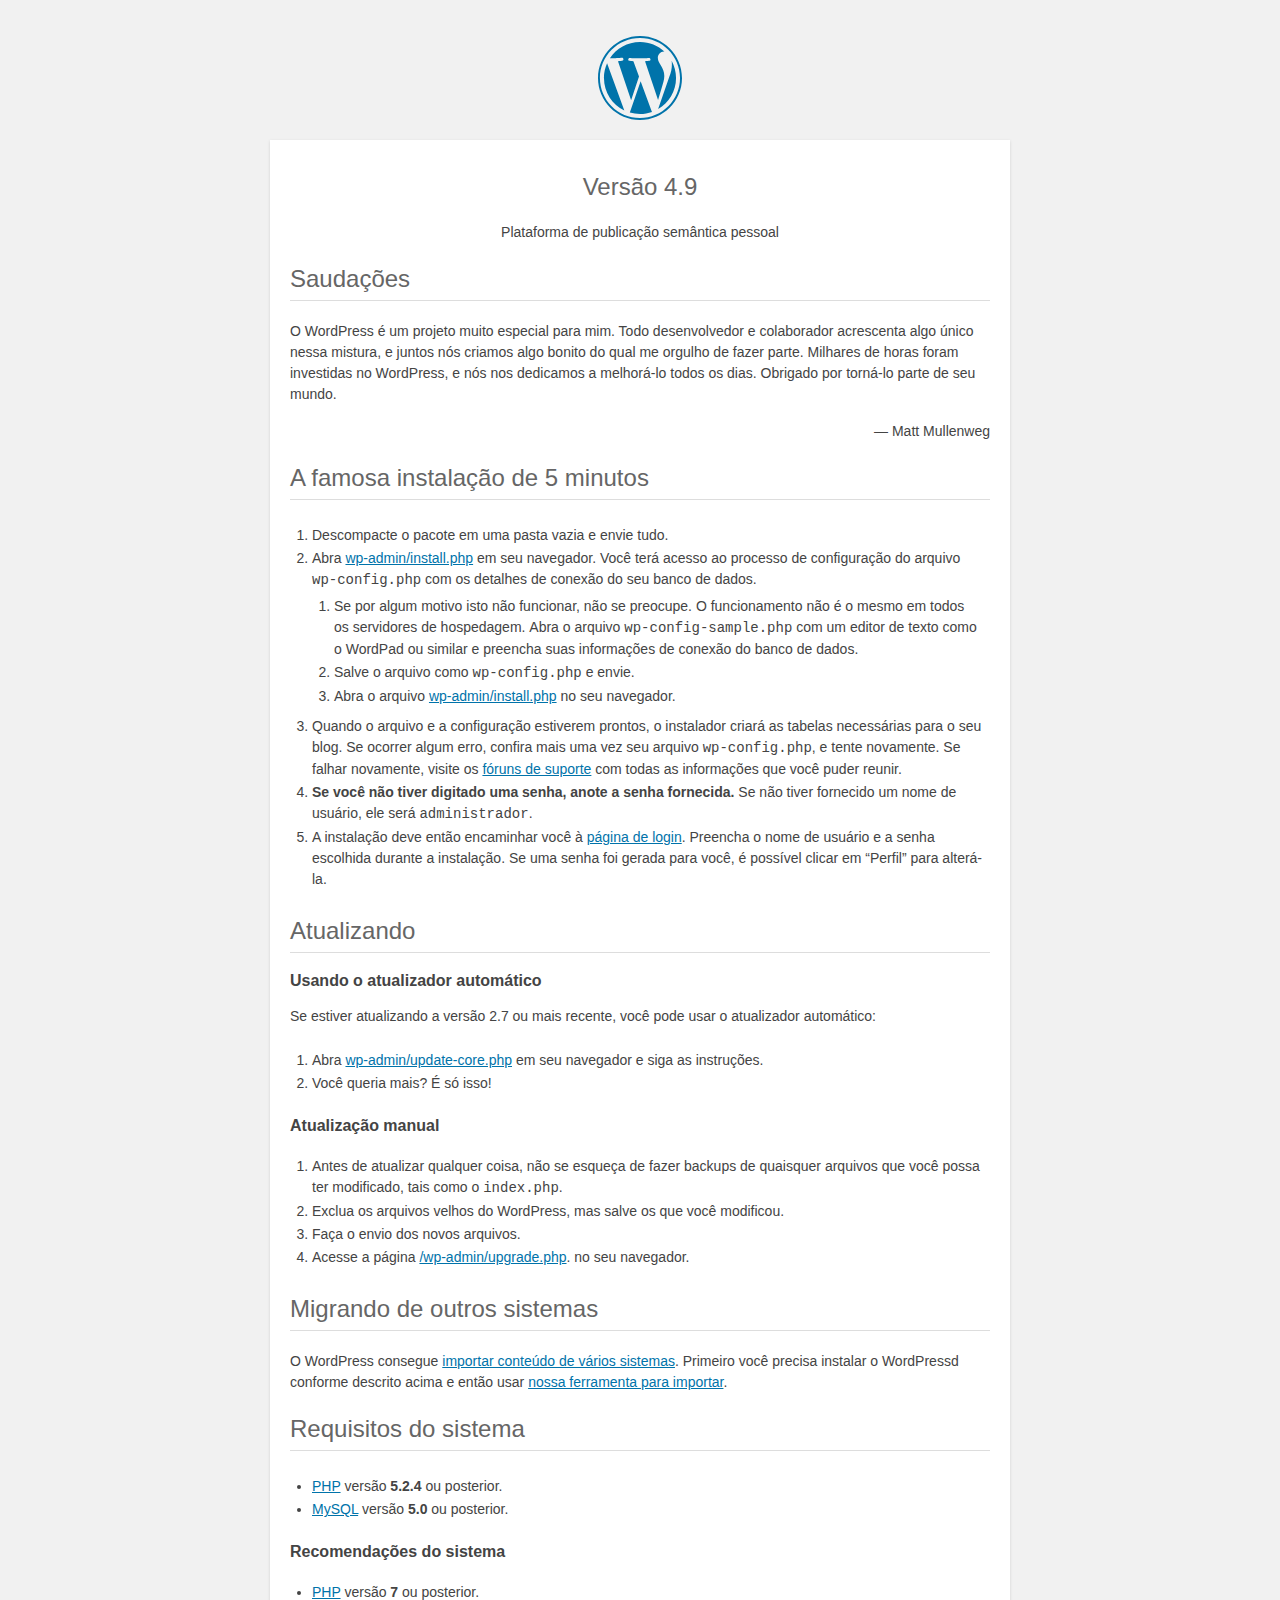
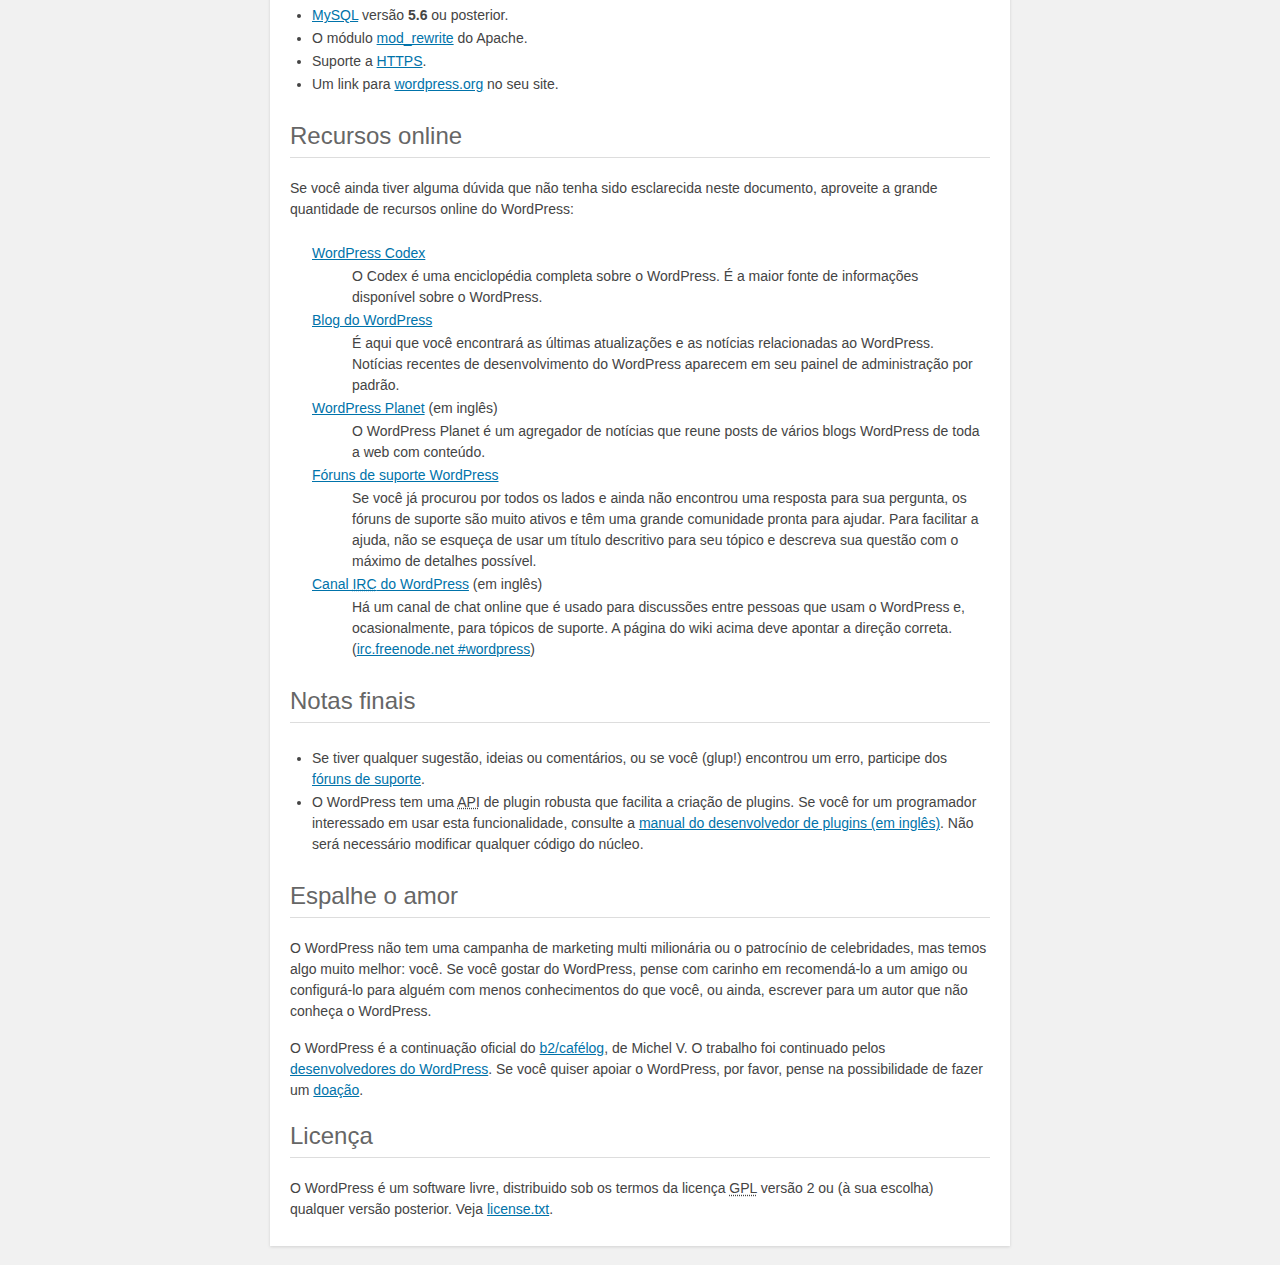
<file: readme.html>
<!DOCTYPE html>
<html>
<head>
	<meta name="viewport" content="width=device-width" />
	<meta http-equiv="Content-Type" content="text/html; charset=utf-8" />
	<title>WordPress &#8250; Leia-me</title>
	<link rel="stylesheet" href="wp-admin/css/install.css?ver=20100228" type="text/css" />
</head>
<body>
<h1 id="logo">
	<a href="https://wordpress.org/"><img alt="WordPress" src="wp-admin/images/wordpress-logo.png" /></a>
	<br /> Versão 4.9
</h1>
<p style="text-align: center">Plataforma de publicação semântica pessoal</p>

<h2>Saudações</h2>
<p>O WordPress é um projeto muito especial para mim. Todo desenvolvedor e colaborador acrescenta algo único nessa mistura, e juntos nós criamos algo bonito do qual me orgulho de fazer parte. Milhares de horas foram investidas no WordPress, e nós nos dedicamos a melhorá-lo todos os dias. Obrigado por torná-lo parte de seu mundo.</p>
<p style="text-align: right">&#8212; Matt Mullenweg</p>

<h2>A famosa instalação de 5 minutos</h2>
<ol>
	<li>Descompacte o pacote em uma pasta vazia e envie tudo.</li>
	<li>Abra <span class="file"><a href="wp-admin/install.php">wp-admin/install.php</a></span> em seu navegador. Você terá acesso ao processo de configuração do arquivo <code>wp-config.php</code> com os detalhes de conexão do seu banco de dados.
		<ol>
			<li>Se por algum motivo isto não funcionar, não se preocupe. O funcionamento não é o mesmo em todos os servidores de hospedagem. Abra o arquivo <code>wp-config-sample.php</code> com um editor de texto como o WordPad ou similar e preencha suas informações de conexão do banco de dados.</li>
			<li>Salve o arquivo como <code>wp-config.php</code> e envie.</li>
			<li>Abra o arquivo <span class="file"><a href="wp-admin/install.php">wp-admin/install.php</a></span> no seu navegador.</li>
		</ol>
	</li>
	<li>Quando o arquivo e a configuração estiverem prontos, o instalador criará as tabelas necessárias para o seu blog. Se ocorrer algum erro, confira mais uma vez seu arquivo <code>wp-config.php</code>, e tente novamente. Se falhar novamente, visite os <a href="https://wordpress.org/support/" title="fóruns de suporte">fóruns de suporte</a> com todas as informações que você puder reunir.</li>
	<li><strong>Se você não tiver digitado uma senha, anote a senha fornecida.</strong> Se não tiver fornecido um nome de usuário, ele será <code>administrador</code>.</li>
	<li>A instalação deve então encaminhar você à <a href="wp-login.php">página de login</a>. Preencha o nome de usuário e a senha escolhida durante a instalação. Se uma senha foi gerada para você, é possível clicar em &#8220;Perfil&#8221; para alterá-la.</li>
</ol>

<h2>Atualizando</h2>
<h3>Usando o atualizador automático</h3>
<p>Se estiver atualizando a versão 2.7 ou mais recente, você pode usar o atualizador automático:</p>
<ol>
	<li>Abra <span class="file"><a href="wp-admin/update-core.php">wp-admin/update-core.php</a></span> em seu navegador e siga as instruções.</li>
	<li>Você queria mais? É só isso!</li>
</ol>

<h3>Atualização manual</h3>
<ol>
	<li>Antes de atualizar qualquer coisa, não se esqueça de fazer backups de quaisquer arquivos que você possa ter modificado, tais como o <code>index.php</code>.</li>
	<li>Exclua os arquivos velhos do WordPress, mas salve os que você modificou.</li>
	<li>Faça o envio dos novos arquivos.</li>
	<li>Acesse a página <span class="file"><a href="wp-admin/upgrade.php">/wp-admin/upgrade.php</a>.</span> no seu navegador.</li>
</ol>

<h2>Migrando de outros sistemas</h2>
<p>O WordPress consegue <a href="https://codex.wordpress.org/pt-br:Importando_conte%C3%BAdo">importar conteúdo de vários sistemas</a>. Primeiro você precisa instalar o WordPressd conforme descrito acima e então usar <a title="Importar para o WordPress" href="wp-admin/import.php">nossa ferramenta para importar</a>.</p>

<h2>Requisitos do sistema</h2>
<ul>
	<li><a href="https://secure.php.net/">PHP</a> versão <strong>5.2.4</strong> ou posterior.</li>
	<li><a href="https://www.mysql.com/">MySQL</a> versão <strong>5.0</strong> ou posterior.</li>
</ul>

<h3>Recomendações do sistema</h3>
<ul>
	<li><a href="https://secure.php.net/">PHP</a> versão <strong>7</strong> ou posterior.</li>
	<li><a href="https://www.mysql.com/">MySQL</a> versão <strong>5.6</strong> ou posterior.</li>
	<li>O módulo <a href="https://httpd.apache.org/docs/2.2/mod/mod_rewrite.html">mod_rewrite</a> do Apache.</li>
	<li>Suporte a <a href="https://wordpress.org/news/2016/12/moving-toward-ssl/">HTTPS</a>.</li>
	<li>Um link para  <a href="https://wordpress.org/">wordpress.org</a> no seu site.</li>
</ul>

<h2>Recursos online</h2>
<p>Se você ainda tiver alguma dúvida que não tenha sido esclarecida neste documento, aproveite a grande quantidade de recursos online do WordPress:</p>
<dl>
	<dt><a href="https://codex.wordpress.org/P%C3%A1gina_Inicial">WordPress Codex</a></dt>
		<dd>O Codex é uma enciclopédia completa sobre o WordPress. É a maior fonte de informações disponível sobre o WordPress.</dd>
	<dt><a href="https://br.wordpress.org/news/">Blog do WordPress</a></dt>
		<dd>É aqui que você encontrará as últimas atualizações e as notícias relacionadas ao WordPress. Notícias recentes de desenvolvimento do WordPress aparecem em seu painel de administração por padrão.</dd>
	<dt><a href="https://planet.wordpress.org/">WordPress Planet</a> (em inglês)</dt>
		<dd>O WordPress Planet é um agregador de notícias que reune posts de vários blogs WordPress de toda a web com conteúdo.</dd>
	<dt><a href="https://br.wordpress.org/support/">Fóruns de suporte WordPress</a></dt>
		<dd>Se você já procurou por todos os lados e ainda não encontrou uma resposta para sua pergunta, os fóruns de suporte são muito ativos e têm uma grande comunidade pronta para ajudar. Para facilitar a ajuda, não se esqueça de usar um título descritivo para seu tópico e descreva sua questão com o máximo de detalhes possível.</dd>
	<dt><a href="https://codex.wordpress.org/IRC">Canal <abbr title="Internet Relay Chat">IRC</abbr> do WordPress</a> (em inglês)</dt>
		<dd>Há um canal de chat online que é usado para discussões entre pessoas que usam o WordPress e, ocasionalmente, para tópicos de suporte. A página do wiki acima deve apontar a direção correta. (<a href="irc://irc.freenode.net/wordpress">irc.freenode.net #wordpress</a>)</dd>
</dl>

<h2>Notas finais</h2>
<ul>
	<li>Se tiver qualquer sugestão, ideias ou comentários, ou se você (glup!) encontrou um erro, participe dos <a href="https://br.wordpress.org/support/">fóruns de suporte</a>.</li>
	<li>O WordPress tem uma <abbr title="Interface de programação de aplicações">API</abbr> de plugin robusta que facilita a criação de plugins. Se você for um programador interessado em usar esta funcionalidade, consulte a <a href="https://developer.wordpress.org/plugins/">manual do desenvolvedor de plugins (em inglês)</a>. Não será necessário modificar qualquer código do núcleo.</li>
</ul>

<h2>Espalhe o amor</h2>
<p>O WordPress não tem uma campanha de marketing multi milionária ou o patrocínio de celebridades, mas temos algo muito melhor: você. Se você gostar do WordPress, pense com carinho em recomendá-lo a um amigo ou configurá-lo para alguém com menos conhecimentos do que você, ou ainda, escrever para um autor que não conheça o WordPress.</p>

<p>O WordPress é a continuação oficial do <a href="http://cafelog.com/">b2/caf&#233;log</a>, de Michel V. O trabalho foi continuado pelos <a href="https://wordpress.org/about/">desenvolvedores do WordPress</a>. Se você quiser apoiar o WordPress, por favor, pense na possibilidade de fazer um <a href="https://wordpress.org/donate/" title="Doar para o WordPress">doação</a>.</p>

<h2>Licença</h2>
<p>O WordPress é um software livre, distribuido sob os termos da licença <abbr title="GNU General Public License (Licença Pública Geral)">GPL</abbr> versão 2 ou (à sua escolha) qualquer versão posterior. Veja <a href="license.txt">license.txt</a>.</p>

</body>
</html>
</file>
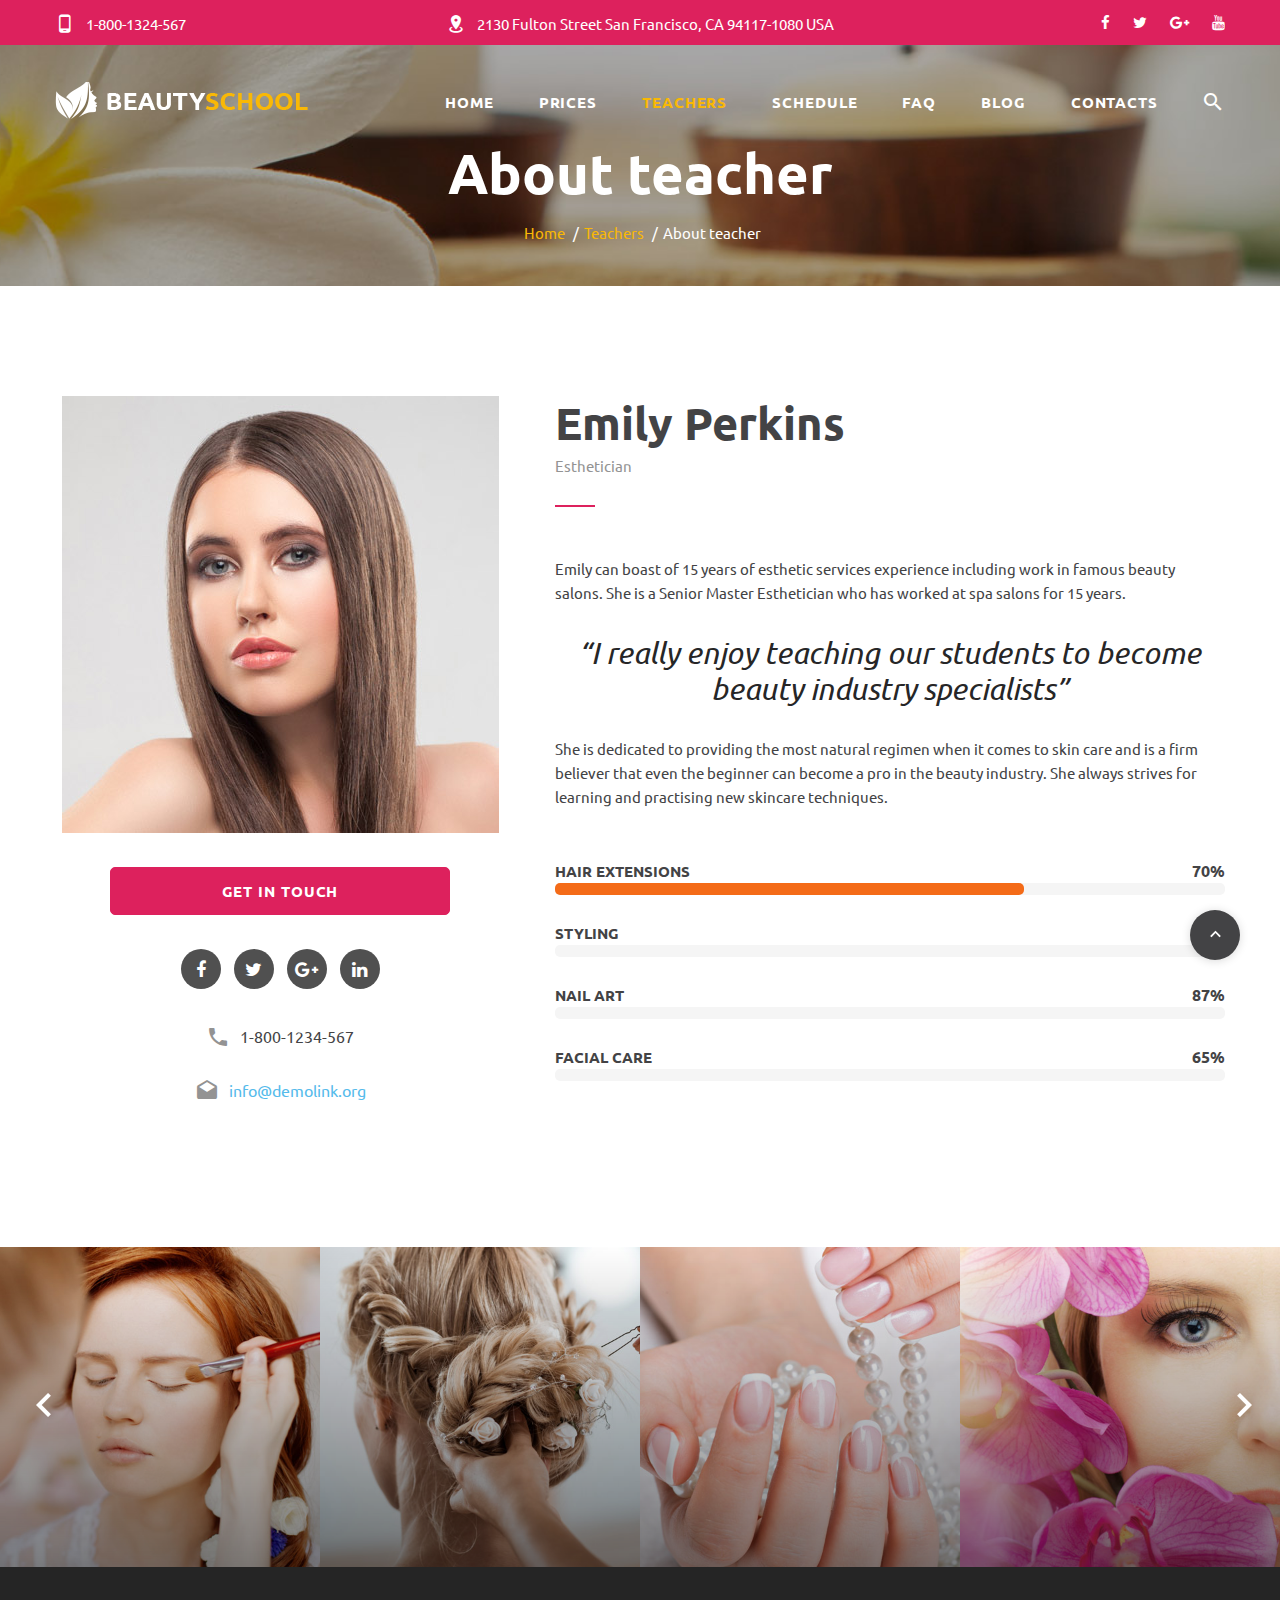
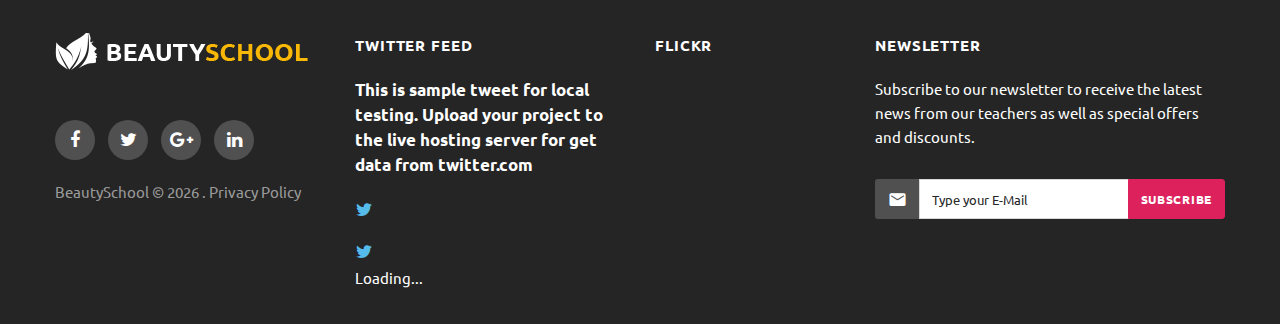
<file: wp-content/themes/i-like-make-up/site/about-teacher.html>
<!DOCTYPE html  >
<html lang="en" class="wide wow-animation smoothscroll scrollTo">
  <head>
    <!-- Site Title-->
    <title>About teacher</title>
    <meta charset="utf-8"/>
    <meta name="format-detection" content="telephone=no"/>
    <meta name="viewport" content="width=device-width, height=device-height, initial-scale=1.0, maximum-scale=1.0, user-scalable=0"/>
    <meta http-equiv="X-UA-Compatible" content="IE=Edge"/>
    <meta name="keywords" content="intense web design multipurpose template"/>
    <meta name="date" content="Dec 26"/>
    <link rel="icon" href="images/favicon.ico" type="image/x-icon"/>
    <!-- Stylesheets-->
    <link rel="stylesheet" type="text/css" href="//fonts.googleapis.com/css?family=Ubuntu:400,400italic,500,700,700italic"/>
    <link rel="stylesheet" href="css/style.css"/>
		<!--[if lt IE 10]>
    <div style="background: #212121; padding: 10px 0; box-shadow: 3px 3px 5px 0 rgba(0,0,0,.3); clear: both; text-align:center; position: relative; z-index:1;"><a href="http://windows.microsoft.com/en-US/internet-explorer/"><img src="images/ie8-panel/warning_bar_0000_us.jpg" border="0" height="42" width="820" alt="You are using an outdated browser. For a faster, safer browsing experience, upgrade for free today."/></a></div>
    <script src="js/html5shiv.min.js"></script>
		<![endif]-->
  </head>
  <body>
    <!-- Page-->
    <div class="page text-center">
      <!-- Page Head-->
      <header class="page-head slider-menu-position">
        <!-- RD Navbar Transparent-->
        <div class="rd-navbar-wrap">
          <nav data-md-device-layout="rd-navbar-fixed" data-lg-device-layout="rd-navbar-static" class="rd-navbar container rd-navbar-floated rd-navbar-dark" data-lg-auto-height="true" data-md-layout="rd-navbar-fixed" data-lg-layout="rd-navbar-static" data-lg-stick-up="true">
            <div class="rd-navbar-inner">
              <!-- RD Navbar Top Panel-->
              <div class="rd-navbar-top-panel context-dark bg-danger">
                <div class="left-side">
                  <address class="contact-info text-left"><a href="callto:#"><span class="icon mdi mdi-cellphone-android"></span><span class="text-middle">1-800-1324-567</span></a></address>
                </div>
                <div class="center">
                  <address class="contact-info text-left"><a href="#"><span class="icon mdi mdi-map-marker-radius"></span><span class="text-middle">2130 Fulton Street San Francisco, CA 94117-1080 USA</span></a></address>
                </div>
                <div class="right-side">
                  <ul class="list-inline list-inline-sm">
                    <li><a href="#" class="fa fa-facebook"></a></li>
                    <li><a href="#" class="fa fa-twitter"></a></li>
                    <li><a href="#" class="fa fa-google-plus"></a></li>
                    <li><a href="#" class="fa fa-youtube"></a></li>
                  </ul>
                </div>
              </div>
              <!-- RD Navbar Panel -->
              <div class="rd-navbar-panel">
                <!-- RD Navbar Toggle-->
                <button data-rd-navbar-toggle=".rd-navbar, .rd-navbar-nav-wrap" class="rd-navbar-toggle"><span></span></button>
                <!-- RD Navbar Top Panel Toggle-->
                <button data-rd-navbar-toggle=".rd-navbar, .rd-navbar-top-panel" class="rd-navbar-top-panel-toggle"><span></span></button>
                <!--Navbar Brand-->
                <div class="rd-navbar-brand"><a href="index.html"><img width='253' height='37' src='images/logo.png' alt=''/></a></div>
              </div>
              <div class="rd-navbar-menu-wrap">
                <div class="rd-navbar-nav-wrap">
                  <div class="rd-navbar-mobile-scroll">
                    <!--Navbar Brand Mobile-->
                    <div class="rd-navbar-mobile-brand"><a href="index.html"><img width='253' height='37' src='images/logo.png' alt=''/></a></div>
                    <div class="form-search-wrap">
                      <!-- RD Search Form-->
                      <form action="search-results.html" method="GET" class="form-search rd-search">
                        <div class="form-group">
                          <label for="rd-navbar-form-search-widget" class="form-label form-search-label form-label-sm">Search</label>
                          <input id="rd-navbar-form-search-widget" type="text" name="s" autocomplete="off" class="form-search-input input-sm form-control form-control-gray-lightest input-sm"/>
                        </div>
                        <button type="submit" class="form-search-submit"><span class="mdi mdi-magnify"></span></button>
                      </form>
                    </div>
                    <!-- RD Navbar Nav-->
                    <ul class="rd-navbar-nav">
                      <li><a href="index.html"><span>Home</span></a>
                      </li>
                      <li><a href="prices.html"><span>Prices</span></a>
                      </li>
                      <li class="active"><a href="teachers.html"><span>Teachers</span></a>
                        <ul class="rd-navbar-dropdown">
                          <li><a href="about-teacher.html"><span class="text-middle">About Teacher</span></a>
                          </li>
                        </ul>
                      </li>
                      <li><a href="schedule.html"><span>Schedule</span></a>
                      </li>
                      <li><a href="faq.html"><span>FAQ</span></a>
                      </li>
                      <li><a href="blog.html"><span>Blog</span></a>
                        <ul class="rd-navbar-dropdown">
                          <li><a href="blog-post.html"><span class="text-middle">Blog Post</span></a>
                          </li>
                        </ul>
                      </li>
                      <li><a href="contacts.html"><span>Contacts</span></a>
                      </li>
                    </ul>
                  </div>
                </div>
                <!--RD Navbar Search-->
                <div class="rd-navbar-search rd-navbar-search-top-panel"><a data-rd-navbar-toggle=".rd-navbar-inner,.rd-navbar-search" href="#" class="rd-navbar-search-toggle mdi"><span></span></a>
                  <form action="search-results.html" method="GET" class="rd-navbar-search-form search-form-icon-right rd-search">
                    <div class="form-group">
                      <label for="rd-navbar-search-form-input" class="form-label">Type and hit enter...</label>
                      <input id="rd-navbar-search-form-input" type="text" name="s" autocomplete="off" class="rd-navbar-search-form-input form-control form-control-gray-lightest"/>
                    </div>
                    <div id="rd-search-results-live" class="rd-search-results-live">   </div>
                  </form>
                </div>
              </div>
            </div>
          </nav>
        </div>
        <div class="context-dark">
          <!-- Modern Breadcrumbs-->
          <section style="background: url('images/background-04-1920x750.jpg') center no-repeat; background-size: cover; " class="breadcrumb-modern bg-gray-darkest">
            <div class="shell section-top-98 section-bottom-34 section-md-bottom-66 section-md-98 section-lg-top-110 section-lg-bottom-41">
              <h2 class="veil reveal-md-block offset-top-30"><span class="big">About teacher</span></h2>
              <ul class="list-inline list-inline-dashed">
                <li><a href="index.html">Home</a></li>
                <li><a href="teachers.html">Teachers</a></li>
                <li>About teacher
                </li>
              </ul>
            </div>
          </section>
        </div>
      </header>
      <!-- Page Contents-->
      <main class="page-content section-98 section-sm-top-110 section-lg-bottom-0">
        <!-- About-->
        <section>
          <div class="shell">
            <div class="range range-xs-center">
              <div class="cell-xs-10 cell-sm-5">
                <!-- Member block type 5-->
                <div class="member-block-type-5 inset-md-right-20"><img src="images/user-emily-perkins-437x437.jpg" width="437" height="437" alt="" class="img-responsive center-block"/>
                  <div class="member-block-body"><a href="contacts.html" class="btn btn-block btn-danger">get in touch</a>
                    <div class="offset-top-34">
                      <ul class="list-inline list-inline-xs">
                        <li><a href="#" class="icon icon-xxs icon-circle icon-darkest-filled fa-facebook"></a></li>
                        <li><a href="#" class="icon icon-xxs icon-circle icon-darkest-filled fa-twitter"></a></li>
                        <li><a href="#" class="icon icon-xxs icon-circle icon-darkest-filled fa-google-plus"></a></li>
                        <li><a href="#" class="icon icon-xxs icon-circle icon-darkest-filled fa-linkedin"></a></li>
                      </ul>
                    </div>
                    <address class="contact-info offset-top-20 offset-sm-top-34">
                      <ul class="list-unstyled p">
                        <li><span class="icon icon-xxs text-middle text-dark mdi mdi-phone"></span><a href="callto:1-800-1234-567" class="p big text-middle reveal-inline-block offset-top-0">1-800-1234-567</a></li>
                        <li><span class="icon icon-xxs text-middle text-dark mdi mdi-email-open"></span><a href="mailto:info@demolink.org" class="p big text-middle reveal-inline-block offset-top-0 text-picton-blue">info@demolink.org</a></li>
                      </ul>
                    </address>
                  </div>
                </div>
              </div>
              <div class="cell-xs-10 cell-sm-7 text-sm-left">
                <div>
                  <h1 class="text-darker">Emily Perkins</h1>
                </div>
                <p class="text-muted offset-top-4">Esthetician</p>
                <hr class="divider bg-red hr-sm-left-0"/>
                <p class="offset-top-50 text-left">Emily can boast of 15 years of esthetic services experience including work in famous beauty salons. She is a Senior Master Esthetician who has worked at spa salons for 15 years.</p>
                <div class="offset-top-30 text-center">
                  <p>
                    <q class="text-italic h3 text-regular">I really enjoy teaching our students to become beauty industry specialists</q>
                  </p>
                </div>
                <div class="offset-top-30">
                  <p class="text-left">She is dedicated to providing the most natural regimen when it comes to skin care and is a firm believer that even the beginner can become a pro in the beauty industry. She always strives for learning and practising new skincare techniques.</p>
                </div>
                <div class="offset-top-50">
                  <!-- Linear progress bar-->
                  <div data-to="70" class="progress-linear">
                    <div class="progress-header clearfix">
                      <div><span class="p text-ubold pull-left text-uppercase">Hair Extensions</span></div>
                      <div><span class="big text-ubold pull-right progress-value">70</span></div>
                    </div>
                    <div class="progress-bar-linear-wrap">
                      <div class="progress-bar-linear bg-warning"></div>
                    </div>
                  </div>
                  <div class="offset-top-50">
                    <!-- Linear progress bar-->
                    <div data-to="54" class="progress-linear">
                      <div class="progress-header clearfix">
                        <div><span class="p text-ubold pull-left text-uppercase">Styling</span></div>
                        <div><span class="big text-ubold pull-right progress-value">54</span></div>
                      </div>
                      <div class="progress-bar-linear-wrap">
                        <div class="progress-bar-linear bg-primary"></div>
                      </div>
                    </div>
                  </div>
                  <div class="offset-top-50">
                    <!-- Linear progress bar-->
                    <div data-to="87" class="progress-linear">
                      <div class="progress-header clearfix">
                        <div><span class="p text-ubold pull-left text-uppercase">Nail Art</span></div>
                        <div><span class="big text-ubold pull-right progress-value">87</span></div>
                      </div>
                      <div class="progress-bar-linear-wrap">
                        <div class="progress-bar-linear bg-danger"></div>
                      </div>
                    </div>
                  </div>
                  <div class="offset-top-50">
                    <!-- Linear progress bar-->
                    <div data-to="65" class="progress-linear">
                      <div class="progress-header clearfix">
                        <div><span class="p text-ubold pull-left text-uppercase">Facial Care</span></div>
                        <div><span class="big text-ubold pull-right progress-value">65</span></div>
                      </div>
                      <div class="progress-bar-linear-wrap">
                        <div class="progress-bar-linear bg-info"></div>
                      </div>
                    </div>
                  </div>
                </div>
              </div>
            </div>
          </div>
        </section>
        <!-- Offers-->
        <section class="offset-top-110">
          <div data-items="1" data-xs-items="2" data-md-items="3" data-lg-items="4" data-nav="true" data-dots="true" data-nav-class="[&quot;owl-prev mdi mdi-chevron-left&quot;, &quot;owl-next mdi mdi-chevron-right&quot;]" class="owl-carousel owl-carousel-default veil-md-owl-dots veil-owl-nav reveal-md-owl-nav">
            <div>
              <!-- Thumbnail Terry-->
              <figure class="thumbnail-terry"><a href="schedule.html"><img width="480" height="480" src="images/about-01-480x480.jpg" alt=""/></a>
                <figcaption>
                  <div>
                    <h2 class="text-italic text-uppercase text-spacing-20 thumbnail-terry-title"></h2>
                  </div>
                  <p class="thumbnail-terry-desc offset-top-0"></p><a href="schedule.html" class="btn offset-top-10 offset-md-top-0 btn-danger">free first lesson</a>
                </figcaption>
              </figure>
            </div>
            <div>
              <!-- Thumbnail Terry-->
              <figure class="thumbnail-terry"><a href="schedule.html"><img width="480" height="480" src="images/about-02-480x480.jpg" alt=""/></a>
                <figcaption>
                  <div>
                    <h2 class="text-italic text-uppercase text-spacing-20 thumbnail-terry-title"></h2>
                  </div>
                  <p class="thumbnail-terry-desc offset-top-0"></p><a href="schedule.html" class="btn offset-top-10 offset-md-top-0 btn-danger">free first lesson</a>
                </figcaption>
              </figure>
            </div>
            <div>
              <!-- Thumbnail Terry-->
              <figure class="thumbnail-terry"><a href="schedule.html"><img width="480" height="480" src="images/about-03-480x480.jpg" alt=""/></a>
                <figcaption>
                  <div>
                    <h2 class="text-italic text-uppercase text-spacing-20 thumbnail-terry-title"></h2>
                  </div>
                  <p class="thumbnail-terry-desc offset-top-0"></p><a href="schedule.html" class="btn offset-top-10 offset-md-top-0 btn-danger">free first lesson</a>
                </figcaption>
              </figure>
            </div>
            <div>
              <!-- Thumbnail Terry-->
              <figure class="thumbnail-terry"><a href="schedule.html"><img width="480" height="480" src="images/about-04-480x480.jpg" alt=""/></a>
                <figcaption>
                  <div>
                    <h2 class="text-italic text-uppercase text-spacing-20 thumbnail-terry-title"></h2>
                  </div>
                  <p class="thumbnail-terry-desc offset-top-0"></p><a href="schedule.html" class="btn offset-top-10 offset-md-top-0 btn-danger">free first lesson</a>
                </figcaption>
              </figure>
            </div>
            <div>
              <!-- Thumbnail Terry-->
              <figure class="thumbnail-terry"><a href="schedule.html"><img width="480" height="480" src="images/home-01-480x480.jpg" alt=""/></a>
                <figcaption>
                  <div>
                    <h2 class="text-italic text-uppercase text-spacing-20 thumbnail-terry-title"></h2>
                  </div>
                  <p class="thumbnail-terry-desc offset-top-0"></p><a href="schedule.html" class="btn offset-top-10 offset-md-top-0 btn-danger">free first lesson</a>
                </figcaption>
              </figure>
            </div>
            <div>
              <!-- Thumbnail Terry-->
              <figure class="thumbnail-terry"><a href="schedule.html"><img width="480" height="480" src="images/home-03-480x480.jpg" alt=""/></a>
                <figcaption>
                  <div>
                    <h2 class="text-italic text-uppercase text-spacing-20 thumbnail-terry-title"></h2>
                  </div>
                  <p class="thumbnail-terry-desc offset-top-0"></p><a href="schedule.html" class="btn offset-top-10 offset-md-top-0 btn-danger">free first lesson</a>
                </figcaption>
              </figure>
            </div>
          </div>
        </section>
      </main>
      <!-- Page Footer-->
      <footer class="section-relative section-top-66 section-bottom-34 page-footer bg-gray-base context-dark">
        <div class="shell">
          <div class="range range-sm-center text-lg-left">
            <div class="cell-sm-12">
              <div class="range range-xs-center">
                <div class="cell-xs-10 cell-sm-3 text-left cell-sm-push-4 cell-sm-10 cell-lg-3 offset-sm-top-50 offset-lg-top-0 cell-lg-push-2">
                  <!-- Twitter Feed-->
                  <p class="text-uppercase text-spacing-60 text-bold text-center text-lg-left">Twitter Feed</p>
                  <div class="offset-top-20">
                          <div data-twitter-username="templatemonster" data-twitter-date-hours=" hours ago" data-twitter-date-minutes=" minutes ago" class="twitter">
                            <div data-twitter-type="tweet" class="twitter-sm">
                              <div class="twitter-date text-dark small"><span class="icon icon-xxs mdi mdi-twitter text-middle"></span> <span data-date="text" class="text-middle"></span>
                              </div>
                              <div data-tweet="text" class="twitter-text"></div>
                              <div data-screen_name="text" class="twitter-name text-bold big"></div>
                            </div>
                            <div data-twitter-type="tweet" class="twitter-sm">
                              <div class="twitter-date text-dark small"><span class="icon icon-xxs mdi mdi-twitter text-middle"></span> <span data-date="text" class="text-middle"></span>
                              </div>
                              <div data-tweet="text" class="twitter-text"></div>
                              <div data-screen_name="text" class="twitter-name text-bold big"></div>
                            </div>
                          </div>
                  </div>
                </div>
                <div class="cell-xs-10 cell-sm-3 offset-top-66 cell-sm-push-3 cell-sm-10 cell-lg-2 offset-lg-top-0 cell-lg-push-3">
                  <!-- Flickr Feed-->
                  <p class="text-uppercase text-spacing-60 text-bold">Flickr</p>
                  <div class="offset-top-24">
                          <div data-photo-swipe="gallery" data-flickr-tags="tm55107" class="group-xs flickr widget-flickrfeed"><a data-photo-swipe-item="" href="" data-image_c="href" data-size="800x800" data-type="flickr-item" class="flickr-item thumbnail-classic"><img width="82" height="82" data-title="alt" src="images/_blank.png" alt="" data-image_q="src"/></a><a data-photo-swipe-item="" href="" data-image_c="href" data-size="800x800" data-type="flickr-item" class="flickr-item thumbnail-classic"><img width="82" height="82" data-title="alt" src="images/_blank.png" alt="" data-image_q="src"/></a><a data-photo-swipe-item="" href="" data-image_c="href" data-size="800x800" data-type="flickr-item" class="flickr-item thumbnail-classic"><img width="82" height="82" data-title="alt" src="images/_blank.png" alt="" data-image_q="src"/></a><a data-photo-swipe-item="" href="" data-image_c="href" data-size="800x800" data-type="flickr-item" class="flickr-item thumbnail-classic"><img width="82" height="82" data-title="alt" src="images/_blank.png" alt="" data-image_q="src"/></a>
                          </div>
                  </div>
                </div>
                <div class="cell-xs-10 cell-sm-3 offset-top-66 cell-sm-push-2 offset-sm-top-0 cell-sm-6 cell-lg-4 cell-lg-push-4">
                  <div class="inset-lg-left-20">
                    <p class="text-uppercase text-spacing-60 text-bold">Newsletter</p>
                    <p class="offset-top-20 text-left">
                      Subscribe to our newsletter to receive the latest 
                      news from our teachers as well as special 
                      offers and discounts.
                    </p>
                    <div class="offset-top-30">
                            <form data-form-output="form-subscribe-footer" data-form-type="subscribe" method="post" action="bat/rd-mailform.php" class="rd-mailform">
                              <div class="form-group">
                                <div class="input-group input-group-sm"><span class="input-group-addon"><span class="input-group-icon mdi mdi-email"></span></span>
                                  <input placeholder="Type your E-Mail" type="email" name="email" data-constraints="@Required @Email" class="form-control"/><span class="input-group-btn">
                                    <button type="submit" class="btn btn-sm btn-danger">Subscribe</button></span>
                                </div>
                              </div>
                              <div id="form-subscribe-footer" class="form-output"></div>
                            </form>
                    </div>
                  </div>
                </div>
                <div class="cell-xs-10 cell-sm-3 offset-top-66 cell-sm-push-1 offset-sm-top-0 cell-sm-6 cell-lg-3 cell-lg-push-1">
                  <!-- Footer brand-->
                  <div class="footer-brand"><a href="index.html"><img width='253' height='37' src='images/logo.png' alt=''/></a></div>
                  <div class="offset-top-50 text-xs-center text-lg-left">
                          <ul class="list-inline">
                            <li><a href="#" class="icon fa fa-facebook icon-xxs icon-circle icon-darkest-filled"></a></li>
                            <li><a href="#" class="icon fa fa-twitter icon-xxs icon-circle icon-darkest-filled"></a></li>
                            <li><a href="#" class="icon fa fa-google-plus icon-xxs icon-circle icon-darkest-filled"></a></li>
                            <li><a href="#" class="icon fa fa-linkedin icon-xxs icon-circle icon-darkest-filled"></a></li>
                          </ul>
                  </div>
                  <p class="text-darker-2 offset-top-20"> BeautySchool &copy; <span id="copyright-year"></span> . <a href="privacy-policy.html">Privacy Policy</a></p>
                </div>
              </div>
            </div>
          </div>
        </div>
      </footer>
    </div>
    <!-- Global Mailform Output-->
    <div id="form-output-global" class="snackbars"></div>
    <!-- PhotoSwipe Gallery-->
    <div tabindex="-1" role="dialog" aria-hidden="true" class="pswp">
      <div class="pswp__bg"></div>
      <div class="pswp__scroll-wrap">
        <div class="pswp__container">
          <div class="pswp__item"></div>
          <div class="pswp__item"></div>
          <div class="pswp__item"></div>
        </div>
        <div class="pswp__ui pswp__ui--hidden">
          <div class="pswp__top-bar">
            <div class="pswp__counter"></div>
            <button title="Close (Esc)" class="pswp__button pswp__button--close"></button>
            <button title="Share" class="pswp__button pswp__button--share"></button>
            <button title="Toggle fullscreen" class="pswp__button pswp__button--fs"></button>
            <button title="Zoom in/out" class="pswp__button pswp__button--zoom"></button>
            <div class="pswp__preloader">
              <div class="pswp__preloader__icn">
                <div class="pswp__preloader__cut">
                  <div class="pswp__preloader__donut"></div>
                </div>
              </div>
            </div>
          </div>
          <div class="pswp__share-modal pswp__share-modal--hidden pswp__single-tap">
            <div class="pswp__share-tooltip"></div>
          </div>
          <button title="Previous (arrow left)" class="pswp__button pswp__button--arrow--left"></button>
          <button title="Next (arrow right)" class="pswp__button pswp__button--arrow--right"></button>
          <div class="pswp__caption">
            <div class="pswp__caption__center"></div>
          </div>
        </div>
      </div>
    </div>
    <!-- Java script-->
    <script src="js/core.min.js"></script>
    <script src="js/script.js"></script>
  </body>
</html>
</file>
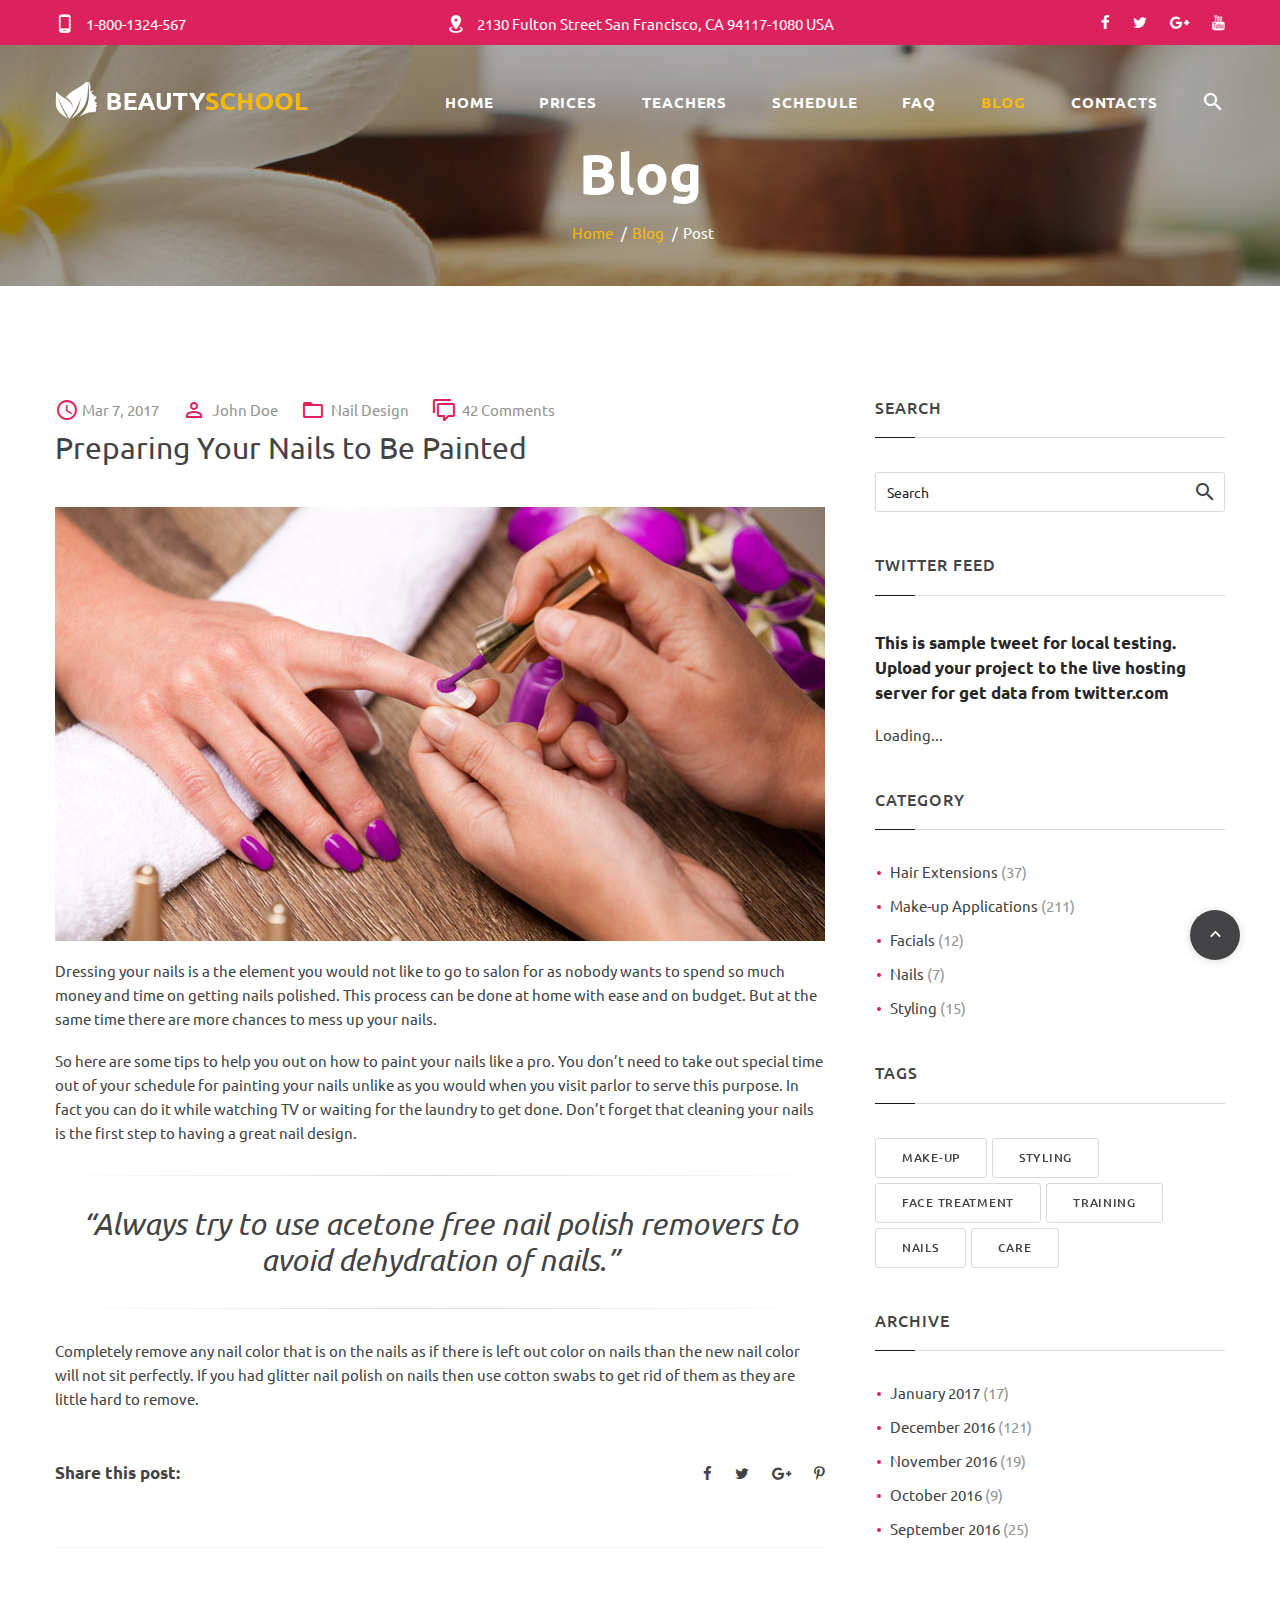
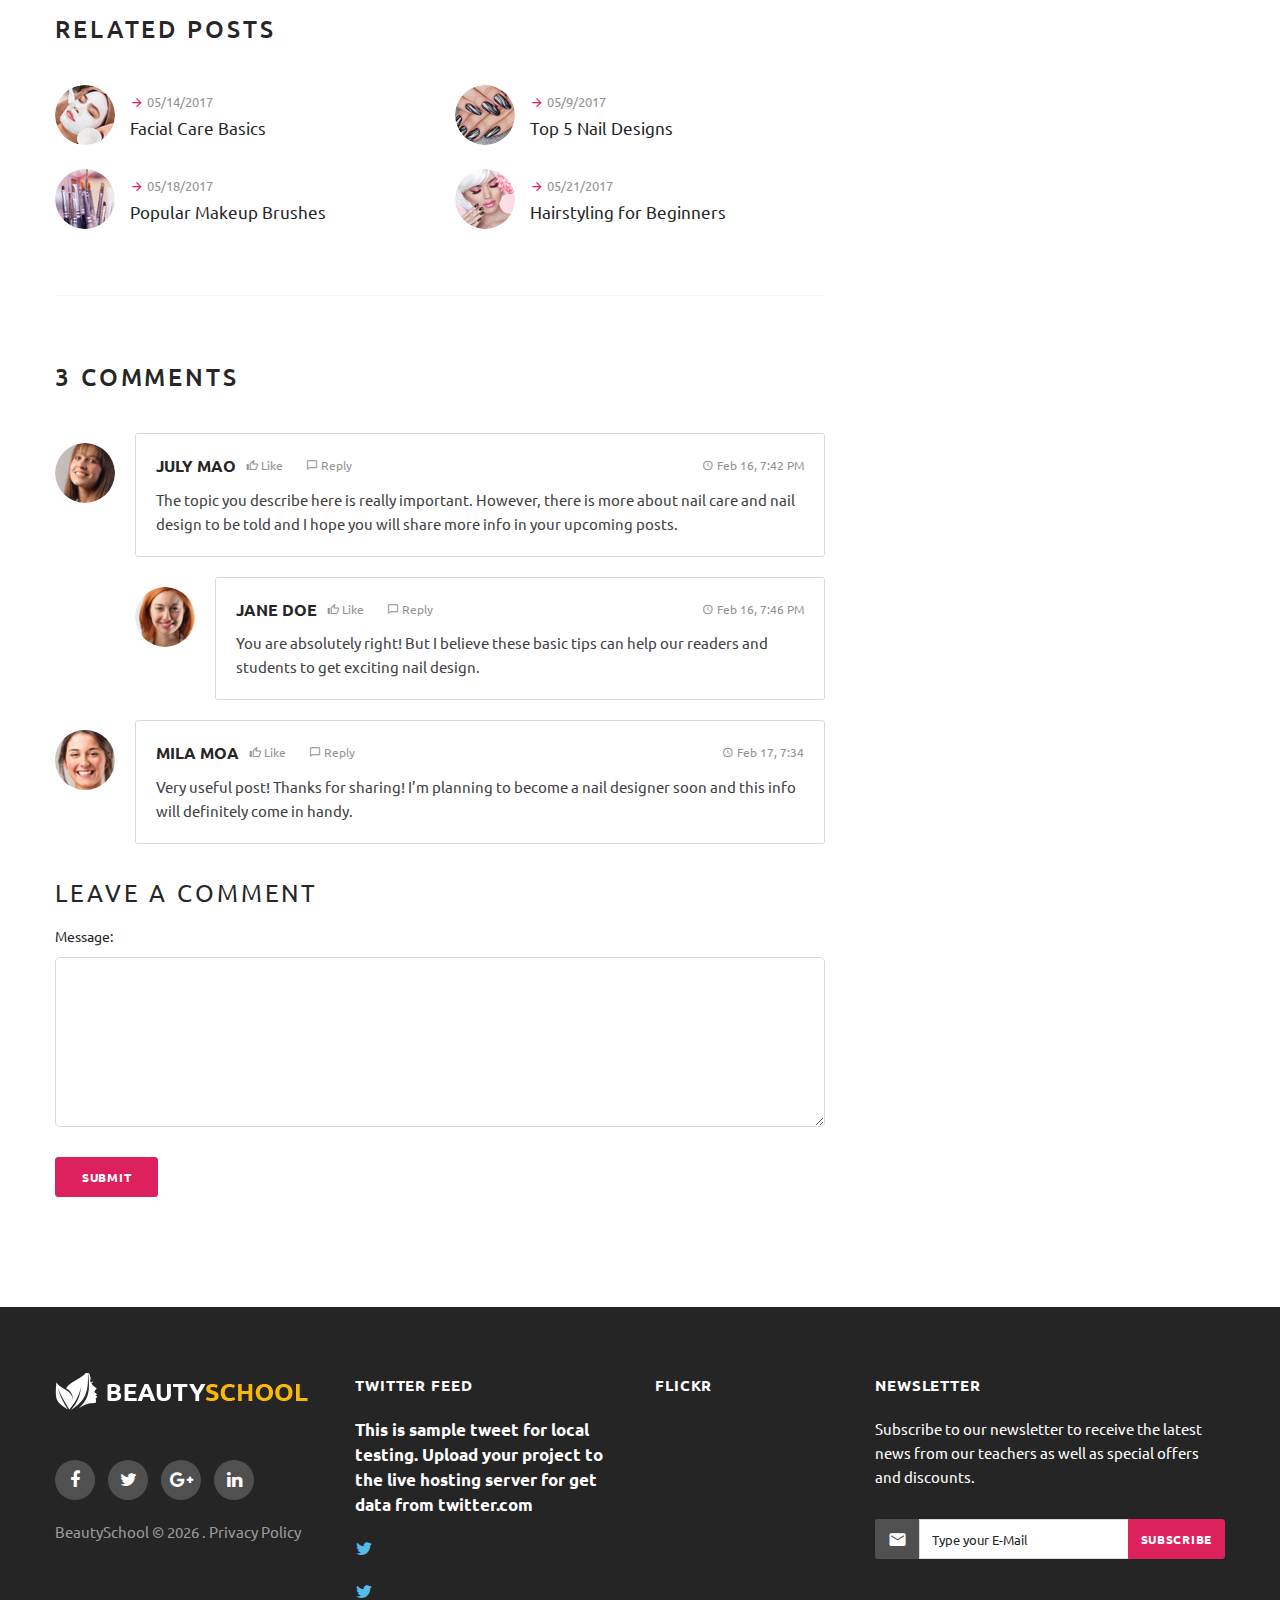
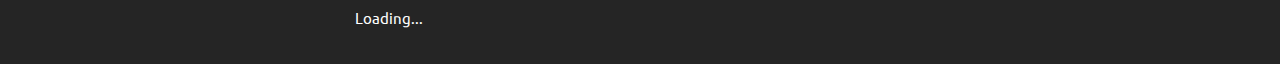
<file: wp-content/themes/i-like-make-up/site/blog-post.html>
<!DOCTYPE html  >
<html lang="en" class="wide wow-animation smoothscroll scrollTo">
  <head>
    <!-- Site Title-->
    <title>Post</title>
    <meta charset="utf-8"/>
    <meta name="format-detection" content="telephone=no"/>
    <meta name="viewport" content="width=device-width, height=device-height, initial-scale=1.0, maximum-scale=1.0, user-scalable=0"/>
    <meta http-equiv="X-UA-Compatible" content="IE=Edge"/>
    <meta name="keywords" content="intense web design multipurpose template"/>
    <meta name="date" content="Dec 26"/>
    <link rel="icon" href="images/favicon.ico" type="image/x-icon"/>
    <!-- Stylesheets-->
    <link rel="stylesheet" type="text/css" href="//fonts.googleapis.com/css?family=Ubuntu:400,400italic,500,700,700italic"/>
    <link rel="stylesheet" href="css/style.css"/>
		<!--[if lt IE 10]>
    <div style="background: #212121; padding: 10px 0; box-shadow: 3px 3px 5px 0 rgba(0,0,0,.3); clear: both; text-align:center; position: relative; z-index:1;"><a href="http://windows.microsoft.com/en-US/internet-explorer/"><img src="images/ie8-panel/warning_bar_0000_us.jpg" border="0" height="42" width="820" alt="You are using an outdated browser. For a faster, safer browsing experience, upgrade for free today."/></a></div>
    <script src="js/html5shiv.min.js"></script>
		<![endif]-->
  </head>
  <body>
    <!-- Page-->
    <div class="page text-center">
      <!-- Page Head-->
      <header class="page-head slider-menu-position">
        <!-- RD Navbar Transparent-->
        <div class="rd-navbar-wrap">
          <nav data-md-device-layout="rd-navbar-fixed" data-lg-device-layout="rd-navbar-static" class="rd-navbar container rd-navbar-floated rd-navbar-dark" data-lg-auto-height="true" data-md-layout="rd-navbar-fixed" data-lg-layout="rd-navbar-static" data-lg-stick-up="true">
            <div class="rd-navbar-inner">
              <!-- RD Navbar Top Panel-->
              <div class="rd-navbar-top-panel context-dark bg-danger">
                <div class="left-side">
                  <address class="contact-info text-left"><a href="callto:#"><span class="icon mdi mdi-cellphone-android"></span><span class="text-middle">1-800-1324-567</span></a></address>
                </div>
                <div class="center">
                  <address class="contact-info text-left"><a href="#"><span class="icon mdi mdi-map-marker-radius"></span><span class="text-middle">2130 Fulton Street San Francisco, CA 94117-1080 USA</span></a></address>
                </div>
                <div class="right-side">
                  <ul class="list-inline list-inline-sm">
                    <li><a href="#" class="fa fa-facebook"></a></li>
                    <li><a href="#" class="fa fa-twitter"></a></li>
                    <li><a href="#" class="fa fa-google-plus"></a></li>
                    <li><a href="#" class="fa fa-youtube"></a></li>
                  </ul>
                </div>
              </div>
              <!-- RD Navbar Panel -->
              <div class="rd-navbar-panel">
                <!-- RD Navbar Toggle-->
                <button data-rd-navbar-toggle=".rd-navbar, .rd-navbar-nav-wrap" class="rd-navbar-toggle"><span></span></button>
                <!-- RD Navbar Top Panel Toggle-->
                <button data-rd-navbar-toggle=".rd-navbar, .rd-navbar-top-panel" class="rd-navbar-top-panel-toggle"><span></span></button>
                <!--Navbar Brand-->
                <div class="rd-navbar-brand"><a href="index.html"><img width='253' height='37' src='images/logo.png' alt=''/></a></div>
              </div>
              <div class="rd-navbar-menu-wrap">
                <div class="rd-navbar-nav-wrap">
                  <div class="rd-navbar-mobile-scroll">
                    <!--Navbar Brand Mobile-->
                    <div class="rd-navbar-mobile-brand"><a href="index.html"><img width='253' height='37' src='images/logo.png' alt=''/></a></div>
                    <div class="form-search-wrap">
                      <!-- RD Search Form-->
                      <form action="search-results.html" method="GET" class="form-search rd-search">
                        <div class="form-group">
                          <label for="rd-navbar-form-search-widget" class="form-label form-search-label form-label-sm">Search</label>
                          <input id="rd-navbar-form-search-widget" type="text" name="s" autocomplete="off" class="form-search-input input-sm form-control form-control-gray-lightest input-sm"/>
                        </div>
                        <button type="submit" class="form-search-submit"><span class="mdi mdi-magnify"></span></button>
                      </form>
                    </div>
                    <!-- RD Navbar Nav-->
                    <ul class="rd-navbar-nav">
                      <li><a href="index.html"><span>Home</span></a>
                      </li>
                      <li><a href="prices.html"><span>Prices</span></a>
                      </li>
                      <li><a href="teachers.html"><span>Teachers</span></a>
                        <ul class="rd-navbar-dropdown">
                          <li><a href="about-teacher.html"><span class="text-middle">About Teacher</span></a>
                          </li>
                        </ul>
                      </li>
                      <li><a href="schedule.html"><span>Schedule</span></a>
                      </li>
                      <li><a href="faq.html"><span>FAQ</span></a>
                      </li>
                      <li class="active"><a href="blog.html"><span>Blog</span></a>
                        <ul class="rd-navbar-dropdown">
                          <li><a href="blog-post.html"><span class="text-middle">Blog Post</span></a>
                          </li>
                        </ul>
                      </li>
                      <li><a href="contacts.html"><span>Contacts</span></a>
                      </li>
                    </ul>
                  </div>
                </div>
                <!--RD Navbar Search-->
                <div class="rd-navbar-search rd-navbar-search-top-panel"><a data-rd-navbar-toggle=".rd-navbar-inner,.rd-navbar-search" href="#" class="rd-navbar-search-toggle mdi"><span></span></a>
                  <form action="search-results.html" method="GET" class="rd-navbar-search-form search-form-icon-right rd-search">
                    <div class="form-group">
                      <label for="rd-navbar-search-form-input" class="form-label">Type and hit enter...</label>
                      <input id="rd-navbar-search-form-input" type="text" name="s" autocomplete="off" class="rd-navbar-search-form-input form-control form-control-gray-lightest"/>
                    </div>
                    <div id="rd-search-results-live" class="rd-search-results-live">   </div>
                  </form>
                </div>
              </div>
            </div>
          </nav>
        </div>
        <div class="context-dark">
          <!-- Modern Breadcrumbs-->
          <section style="background: url('images/background-04-1920x750.jpg') center no-repeat; background-size: cover; " class="breadcrumb-modern bg-gray-darkest">
            <div class="shell section-top-98 section-bottom-34 section-md-bottom-66 section-md-98 section-lg-top-110 section-lg-bottom-41">
              <h2 class="veil reveal-md-block offset-top-30"><span class="big">Blog</span></h2>
              <ul class="list-inline list-inline-dashed">
                <li><a href="index.html">Home</a></li>
                <li><a href="blog.html">Blog</a></li>
                <li>Post
                </li>
              </ul>
            </div>
          </section>
        </div>
      </header>
      <!-- Page Contents-->
      <main class="page-content section-98 section-sm-110 text-sm-left">
        <div class="shell">
          <div class="range">
            <div class="cell-md-8">
              <!-- Post Wide-->
              <article class="post post-default text-left">
                <!-- Post Header-->
                <div class="header post-header">
                  <!-- Post Meta-->
                  <ul class="post-controls list-inline list-inline-sm p text-dark">
                    <li><span class="text-middle icon-xxs text-danger mdi mdi-clock"></span>
                      <time datetime="2016-01-01" class="text-middle">Mar 7, 2017</time>
                    </li>
                    <li><span class="text-middle icon-xxs text-danger mdi mdi-account-outline">&nbsp;</span><span class="text-middle">John Doe </span></li>
                    <li><span class="text-middle icon-xxs text-danger mdi mdi-folder-outline">&nbsp;</span><a href="#" class="text-middle">Nail Design</a>
                    </li>
                    <li><span class="text-middle icon-xxs text-danger mdi mdi-comment-multiple-outline">&nbsp;</span><a href="#comments" class="text-middle">42<span>&nbsp;Comments</span></a></li>
                  </ul>
                  <!-- Post Meta-->
                  <h3 class="text-regular text-darker post-title">Preparing Your Nails to Be Painted</h3>
                  <!-- Post Media-->
                </div>
                <!-- PostContent-->
                <section class="post-content offset-top-41">
                </section>
              </article><a class="thumbnail-classic" data-photo-swipe-item="" data-size="1200x800" href="images/post-01-1200x800.jpg">
                <figure><img width="770" height="434" src="images/post-01-770x434.jpg" alt=""/>
                </figure></a>
              <p>Dressing your nails is a the element you would not like to go to salon for as nobody wants to spend so much money and time on getting nails polished. This process can be done at home with ease and on budget. But at the same time there are more chances to mess up your nails.</p>
              <p>So here are some tips to help you out on how to paint your nails like a pro. You don’t need to take out special time out of your schedule for painting your nails unlike as you would when you visit parlor to serve this purpose. In fact you can do it while watching TV or waiting for the laundry to get done. Don’t forget that cleaning your nails is the first step to having a great nail design.</p>
              <hr class="hr hr-gradient"/>
              <p class="h3 text-center text-italic text-regular text-darker">
                <q>Always try to use acetone free nail polish removers to avoid dehydration of nails.</q>
              </p>
              <hr class="hr hr-gradient"/>
              <p>Completely remove any nail color that is on the nails as if there is left out color on nails than the new nail color will not sit perfectly. If you had glitter nail polish on nails then use cotton swabs to get rid of them as they are little hard to remove.</p>
              <div class="offset-top-50">
                <div class="pull-sm-left">
                  <p class="big text-bold"><span class="big">Share this post:</span></p>
                </div>
                <ul class="list-inline list-inline-sm list-inline-danger offset-top-10 offset-sm-top-0 pull-sm-right">
                  <li><a href="#" class="fa fa-facebook"></a></li>
                  <li><a href="#" class="fa fa-twitter"></a></li>
                  <li><a href="#" class="fa fa-google-plus"></a></li>
                  <li><a href="#" class="fa fa-pinterest-p"></a></li>
                </ul>
                <div class="clearfix"></div>
                <hr class="offset-top-50"/>
                <h4 class="offset-top-66 text-uppercase text-spacing-120 text-medium">Related Posts</h4>
                <div class="range offset-top-41 range-sm-center">
                  <div class="cell-sm-10 cell-md-12">
                    <div class="range">
                      <div class="cell-sm-6">
                        <!-- Post Widget-->
                        <article class="post widget-post text-left"><a href="blog-post.html">
                            <div class="unit unit-horizontal unit-spacing-xs unit-middle">
                              <div class="unit-left"><img width="60" height="60" src="images/post-13-60x60.jpg" alt="" class="img-circle"/></div>
                              <div class="unit-body">
                                <div class="post-meta"><span class="icon-xxs mdi mdi-arrow-right text-danger"></span>
                                  <time datetime="2016-01-01" class="text-dark">05/14/2017</time>
                                </div>
                                <div class="post-title">
                                  <h6 class="text-regular">Facial Care Basics</h6>
                                </div>
                              </div>
                            </div></a></article>
                        <div class="offset-top-24">
                          <!-- Post Widget-->
                          <article class="post widget-post text-left"><a href="blog-post.html">
                              <div class="unit unit-horizontal unit-spacing-xs unit-middle">
                                <div class="unit-left"><img width="60" height="60" src="images/post-14-60x60.jpg" alt="" class="img-circle"/></div>
                                <div class="unit-body">
                                  <div class="post-meta"><span class="icon-xxs mdi mdi-arrow-right text-danger"></span>
                                    <time datetime="2016-01-01" class="text-dark">05/18/2017</time>
                                  </div>
                                  <div class="post-title">
                                    <h6 class="text-regular">Popular Makeup Brushes</h6>
                                  </div>
                                </div>
                              </div></a></article>
                        </div>
                      </div>
                      <div class="cell-sm-6 offset-top-24 offset-sm-top-0">
                        <!-- Post Widget-->
                        <article class="post widget-post text-left"><a href="blog-post.html">
                            <div class="unit unit-horizontal unit-spacing-xs unit-middle">
                              <div class="unit-left"><img width="60" height="60" src="images/post-15-60x60.jpg" alt="" class="img-circle"/></div>
                              <div class="unit-body">
                                <div class="post-meta"><span class="icon-xxs mdi mdi-arrow-right text-danger"></span>
                                  <time datetime="2016-01-01" class="text-dark">05/9/2017</time>
                                </div>
                                <div class="post-title">
                                  <h6 class="text-regular">Top 5 Nail Designs</h6>
                                </div>
                              </div>
                            </div></a></article>
                        <div class="offset-top-24">
                          <!-- Post Widget-->
                          <article class="post widget-post text-left"><a href="blog-post.html">
                              <div class="unit unit-horizontal unit-spacing-xs unit-middle">
                                <div class="unit-left"><img width="60" height="60" src="images/post-16-60x60.jpg" alt="" class="img-circle"/></div>
                                <div class="unit-body">
                                  <div class="post-meta"><span class="icon-xxs mdi mdi-arrow-right text-danger"></span>
                                    <time datetime="2016-01-01" class="text-dark">05/21/2017</time>
                                  </div>
                                  <div class="post-title">
                                    <h6 class="text-regular">Hairstyling for Beginners</h6>
                                  </div>
                                </div>
                              </div></a></article>
                        </div>
                      </div>
                    </div>
                  </div>
                </div>
                <hr class="offset-top-66"/>
                <!-- Section OutBoxed Comments-->
                <div class="offset-top-66">
                  <h4 class="text-medium text-uppercase text-spacing-120">3 Comments</h4>
                  <div class="offset-top-41">
                    <!-- Box Comment-->
                    <div class="box-comment text-left box-comment-outboxed">
                      <div class="media">
                        <div class="media-left"><img src="images/user-july-mao-70x70.jpg" alt="July Mao" width="70" height="70" class="img-circle box-comment-img"/></div>
                        <div class="media-body">
                          <header class="box-comment-header unit unit-vertical unit-spacing-xxs unit-md unit-md-horizontal unit-md-inverse unit-md-middle unit-md-align-right">
                            <div class="unit-left unit-grow-1">
                              <ul class="box-comment-meta list-inline list-inline-sm text-dark">
                                <li><span class="box-comment-icon mdi mdi-clock"></span>
                                  <time datetime="2016-01-01">Feb 16, 7:42 PM</time>
                                </li>
                                <li><a href="#like"><span class="box-comment-icon mdi mdi-thumb-up-outline"></span> Like</a></li>
                                <li><a href="#reply"><span class="box-comment-icon mdi mdi-message-outline"></span> Reply</a></li>
                              </ul>
                            </div>
                            <div class="unit-body">
                              <h6 class="box-comment-title">July Mao</h6>
                            </div>
                          </header>
                          <section class="box-comment-body">
                            <p>The topic you describe here is really important. However, there is more about nail care and nail design to be told and I hope you will share more info in your upcoming posts.</p>
                          </section>
                        </div>
                      </div>
                      <!-- Box Comment-->
                      <div class="box-comment text-left box-comment-outboxed">
                        <div class="media">
                          <div class="media-left"><img src="images/user-john-doe-70x70.jpg" alt="Jane Doe" width="70" height="70" class="img-circle box-comment-img"/></div>
                          <div class="media-body">
                            <header class="box-comment-header unit unit-vertical unit-spacing-xxs unit-md unit-md-horizontal unit-md-inverse unit-md-middle unit-md-align-right">
                              <div class="unit-left unit-grow-1">
                                <ul class="box-comment-meta list-inline list-inline-sm text-dark">
                                  <li><span class="box-comment-icon mdi mdi-clock"></span>
                                    <time datetime="2016-01-01">Feb 16, 7:46 PM</time>
                                  </li>
                                  <li><a href="#like"><span class="box-comment-icon mdi mdi-thumb-up-outline"></span> Like</a></li>
                                  <li><a href="#reply"><span class="box-comment-icon mdi mdi-message-outline"></span> Reply</a></li>
                                </ul>
                              </div>
                              <div class="unit-body">
                                <h6 class="box-comment-title">Jane Doe</h6>
                              </div>
                            </header>
                            <section class="box-comment-body">
                              <p>You are absolutely right! But I believe these basic tips can help our readers and students to get exciting nail design.</p>
                            </section>
                          </div>
                        </div>
                      </div>
                    </div>
                    <!-- Box Comment-->
                    <div class="box-comment text-left box-comment-outboxed">
                      <div class="media">
                        <div class="media-left"><img src="images/user-mila-moa-70x70.jpg" alt="Kira Force" width="70" height="70" class="img-circle box-comment-img"/></div>
                        <div class="media-body">
                          <header class="box-comment-header unit unit-vertical unit-spacing-xxs unit-md unit-md-horizontal unit-md-inverse unit-md-middle unit-md-align-right">
                            <div class="unit-left unit-grow-1">
                              <ul class="box-comment-meta list-inline list-inline-sm text-dark">
                                <li><span class="box-comment-icon mdi mdi-clock"></span>
                                  <time datetime="2016-01-01">Feb 17, 7:34</time>
                                </li>
                                <li><a href="#like"><span class="box-comment-icon mdi mdi-thumb-up-outline"></span> Like</a></li>
                                <li><a href="#reply"><span class="box-comment-icon mdi mdi-message-outline"></span> Reply</a></li>
                              </ul>
                            </div>
                            <div class="unit-body">
                              <h6 class="box-comment-title">Mila MOa</h6>
                            </div>
                          </header>
                          <section class="box-comment-body">
                            <p>Very useful post! Thanks for sharing! I’m planning to become a  nail designer soon and this info will definitely come in handy.</p>
                          </section>
                        </div>
                      </div>
                    </div>
                  </div>
                  <h4 class="offset-top-34 text-uppercase text-spacing-120 text-left text-regular">Leave a comment</h4>
                  <form class="offset-top-10 text-left">
                    <div class="form-group">
                      <label for="box-comment-outboxed-comment-message" class="form-label form-label-outside">Message:</label>
                      <textarea id="box-comment-outboxed-comment-message" data-constraints="@Required" class="form-control"></textarea>
                    </div>
                    <div class="group-sm text-left offset-top-30">
                      <button type="button" class="btn btn-xs btn-danger">Submit</button>
                    </div>
                  </form>
                </div>
              </div>
            </div>
            <div class="cell-md-4 offset-top-66 offset-md-top-0">
              <!-- Section Blog Modern-->
              <aside class="text-left inset-md-left-20">
                <!-- Search Form-->
                <p class="big text-medium text-uppercase text-spacing-60">Search</p>
                <div class="text-subline"></div>
                <div class="offset-top-34">
                                <!-- RD Search Form-->
                                <form action="search-results.html" method="GET" class="form-search rd-search">
                                  <div class="form-group">
                                    <label for="blog-sidebar-2-form-search-widget" class="form-label form-search-label form-label-sm">Search</label>
                                    <input id="blog-sidebar-2-form-search-widget" type="text" name="s" autocomplete="off" class="form-search-input input-sm form-control input-sm"/>
                                  </div>
                                  <button type="submit" class="form-search-submit"><span class="mdi mdi-magnify"></span></button>
                                </form>
                </div>
                <!-- Twitter Feed-->
                <p class="big text-medium offset-top-41 text-uppercase text-spacing-60">Twitter Feed</p>
                <div class="text-subline"></div>
                <div class="offset-top-34">
                                <div data-twitter-username="templatemonster" data-twitter-date-hours=" hours ago" data-twitter-date-minutes=" minutes ago" class="twitter">
                                  <div data-twitter-type="tweet" class="twitter-sm">
                                    <div data-date="text" class="twitter-date text-dark small"></div>
                                    <div data-tweet="text" class="twitter-text"></div>
                                    <div data-screen_name="text" class="twitter-name text-bold big"></div>
                                  </div>
                                  <div data-twitter-type="tweet" class="twitter-sm">
                                    <div data-date="text" class="twitter-date text-dark small"></div>
                                    <div data-tweet="text" class="twitter-text"></div>
                                    <div data-screen_name="text" class="twitter-name text-bold big"></div>
                                  </div>
                                </div>
                </div>
                <div class="range offset-top-41">
                  <div class="cell-xs-6 cell-md-12">
                    <!-- Category-->
                    <p class="big text-medium text-uppercase text-spacing-60">category</p>
                    <div class="text-subline"></div>
                    <ul class="list list-marked offset-top-30">
                      <li><a href="#">Hair Extensions  <span class="text-dark">(37)</span></a></li>
                      <li><a href="#">Make-up Applications <span class="text-dark">(211)</span></a></li>
                      <li><a href="#">Facials <span class="text-dark">(12)</span></a></li>
                      <li><a href="#">Nails <span class="text-dark">(7)</span></a></li>
                      <li><a href="#">Styling  <span class="text-dark">(15)</span></a></li>
                    </ul>
                    <!-- Tags-->
                    <p class="big text-medium offset-top-41 text-uppercase text-spacing-60">Tags</p>
                    <div class="text-subline"></div>
                    <div class="offset-top-34">
                                    <div class="group-xs"><a href="#" class="btn btn-xs btn-default btn-tag">Make-up</a><a href="#" class="btn btn-xs btn-default btn-tag">Styling</a><a href="#" class="btn btn-xs btn-default btn-tag">Face treatment</a><a href="#" class="btn btn-xs btn-default btn-tag">training</a><a href="#" class="btn btn-xs btn-default btn-tag">nails</a><a href="#" class="btn btn-xs btn-default btn-tag">care</a>
                                    </div>
                    </div>
                  </div>
                  <div class="cell-xs-6 cell-md-12 offset-top-41 offset-xs-top-0 offset-md-top-41">
                    <!-- Archive-->
                    <p class="big text-medium text-uppercase text-spacing-60">Archive</p>
                    <div class="text-subline"></div>
                    <ul class="list list-marked offset-top-30">
                      <li><a href="#">January 2017 <span class="text-dark">(17)</span></a></li>
                      <li><a href="#">December 2016 <span class="text-dark">(121)</span></a></li>
                      <li><a href="#">November 2016 <span class="text-dark">(19)</span></a></li>
                      <li><a href="#">October 2016 <span class="text-dark">(9)</span></a></li>
                      <li><a href="#">September 2016 <span class="text-dark">(25)</span></a></li>
                    </ul>
                  </div>
                </div>
              </aside>
            </div>
          </div>
        </div>
      </main>
      <!-- Page Footer-->
      <footer class="section-relative section-top-66 section-bottom-34 page-footer bg-gray-base context-dark">
        <div class="shell">
          <div class="range range-sm-center text-lg-left">
            <div class="cell-sm-12">
              <div class="range range-xs-center">
                <div class="cell-xs-10 cell-sm-3 text-left cell-sm-push-4 cell-sm-10 cell-lg-3 offset-sm-top-50 offset-lg-top-0 cell-lg-push-2">
                  <!-- Twitter Feed-->
                  <p class="text-uppercase text-spacing-60 text-bold text-center text-lg-left">Twitter Feed</p>
                  <div class="offset-top-20">
                          <div data-twitter-username="templatemonster" data-twitter-date-hours=" hours ago" data-twitter-date-minutes=" minutes ago" class="twitter">
                            <div data-twitter-type="tweet" class="twitter-sm">
                              <div class="twitter-date text-dark small"><span class="icon icon-xxs mdi mdi-twitter text-middle"></span> <span data-date="text" class="text-middle"></span>
                              </div>
                              <div data-tweet="text" class="twitter-text"></div>
                              <div data-screen_name="text" class="twitter-name text-bold big"></div>
                            </div>
                            <div data-twitter-type="tweet" class="twitter-sm">
                              <div class="twitter-date text-dark small"><span class="icon icon-xxs mdi mdi-twitter text-middle"></span> <span data-date="text" class="text-middle"></span>
                              </div>
                              <div data-tweet="text" class="twitter-text"></div>
                              <div data-screen_name="text" class="twitter-name text-bold big"></div>
                            </div>
                          </div>
                  </div>
                </div>
                <div class="cell-xs-10 cell-sm-3 offset-top-66 cell-sm-push-3 cell-sm-10 cell-lg-2 offset-lg-top-0 cell-lg-push-3">
                  <!-- Flickr Feed-->
                  <p class="text-uppercase text-spacing-60 text-bold">Flickr</p>
                  <div class="offset-top-24">
                          <div data-photo-swipe="gallery" data-flickr-tags="tm55107" class="group-xs flickr widget-flickrfeed"><a data-photo-swipe-item="" href="" data-image_c="href" data-size="800x800" data-type="flickr-item" class="flickr-item thumbnail-classic"><img width="82" height="82" data-title="alt" src="images/_blank.png" alt="" data-image_q="src"/></a><a data-photo-swipe-item="" href="" data-image_c="href" data-size="800x800" data-type="flickr-item" class="flickr-item thumbnail-classic"><img width="82" height="82" data-title="alt" src="images/_blank.png" alt="" data-image_q="src"/></a><a data-photo-swipe-item="" href="" data-image_c="href" data-size="800x800" data-type="flickr-item" class="flickr-item thumbnail-classic"><img width="82" height="82" data-title="alt" src="images/_blank.png" alt="" data-image_q="src"/></a><a data-photo-swipe-item="" href="" data-image_c="href" data-size="800x800" data-type="flickr-item" class="flickr-item thumbnail-classic"><img width="82" height="82" data-title="alt" src="images/_blank.png" alt="" data-image_q="src"/></a>
                          </div>
                  </div>
                </div>
                <div class="cell-xs-10 cell-sm-3 offset-top-66 cell-sm-push-2 offset-sm-top-0 cell-sm-6 cell-lg-4 cell-lg-push-4">
                  <div class="inset-lg-left-20">
                    <p class="text-uppercase text-spacing-60 text-bold">Newsletter</p>
                    <p class="offset-top-20 text-left">
                      Subscribe to our newsletter to receive the latest 
                      news from our teachers as well as special 
                      offers and discounts.
                    </p>
                    <div class="offset-top-30">
                            <form data-form-output="form-subscribe-footer" data-form-type="subscribe" method="post" action="bat/rd-mailform.php" class="rd-mailform">
                              <div class="form-group">
                                <div class="input-group input-group-sm"><span class="input-group-addon"><span class="input-group-icon mdi mdi-email"></span></span>
                                  <input placeholder="Type your E-Mail" type="email" name="email" data-constraints="@Required @Email" class="form-control"/><span class="input-group-btn">
                                    <button type="submit" class="btn btn-sm btn-danger">Subscribe</button></span>
                                </div>
                              </div>
                              <div id="form-subscribe-footer" class="form-output"></div>
                            </form>
                    </div>
                  </div>
                </div>
                <div class="cell-xs-10 cell-sm-3 offset-top-66 cell-sm-push-1 offset-sm-top-0 cell-sm-6 cell-lg-3 cell-lg-push-1">
                  <!-- Footer brand-->
                  <div class="footer-brand"><a href="index.html"><img width='253' height='37' src='images/logo.png' alt=''/></a></div>
                  <div class="offset-top-50 text-xs-center text-lg-left">
                          <ul class="list-inline">
                            <li><a href="#" class="icon fa fa-facebook icon-xxs icon-circle icon-darkest-filled"></a></li>
                            <li><a href="#" class="icon fa fa-twitter icon-xxs icon-circle icon-darkest-filled"></a></li>
                            <li><a href="#" class="icon fa fa-google-plus icon-xxs icon-circle icon-darkest-filled"></a></li>
                            <li><a href="#" class="icon fa fa-linkedin icon-xxs icon-circle icon-darkest-filled"></a></li>
                          </ul>
                  </div>
                  <p class="text-darker-2 offset-top-20"> BeautySchool &copy; <span id="copyright-year"></span> . <a href="privacy-policy.html">Privacy Policy</a></p>
                </div>
              </div>
            </div>
          </div>
        </div>
      </footer>
    </div>
    <!-- Global Mailform Output-->
    <div id="form-output-global" class="snackbars"></div>
    <!-- PhotoSwipe Gallery-->
    <div tabindex="-1" role="dialog" aria-hidden="true" class="pswp">
      <div class="pswp__bg"></div>
      <div class="pswp__scroll-wrap">
        <div class="pswp__container">
          <div class="pswp__item"></div>
          <div class="pswp__item"></div>
          <div class="pswp__item"></div>
        </div>
        <div class="pswp__ui pswp__ui--hidden">
          <div class="pswp__top-bar">
            <div class="pswp__counter"></div>
            <button title="Close (Esc)" class="pswp__button pswp__button--close"></button>
            <button title="Share" class="pswp__button pswp__button--share"></button>
            <button title="Toggle fullscreen" class="pswp__button pswp__button--fs"></button>
            <button title="Zoom in/out" class="pswp__button pswp__button--zoom"></button>
            <div class="pswp__preloader">
              <div class="pswp__preloader__icn">
                <div class="pswp__preloader__cut">
                  <div class="pswp__preloader__donut"></div>
                </div>
              </div>
            </div>
          </div>
          <div class="pswp__share-modal pswp__share-modal--hidden pswp__single-tap">
            <div class="pswp__share-tooltip"></div>
          </div>
          <button title="Previous (arrow left)" class="pswp__button pswp__button--arrow--left"></button>
          <button title="Next (arrow right)" class="pswp__button pswp__button--arrow--right"></button>
          <div class="pswp__caption">
            <div class="pswp__caption__center"></div>
          </div>
        </div>
      </div>
    </div>
    <!-- Java script-->
    <script src="js/core.min.js"></script>
    <script src="js/script.js"></script>
  </body>
</html>
</file>
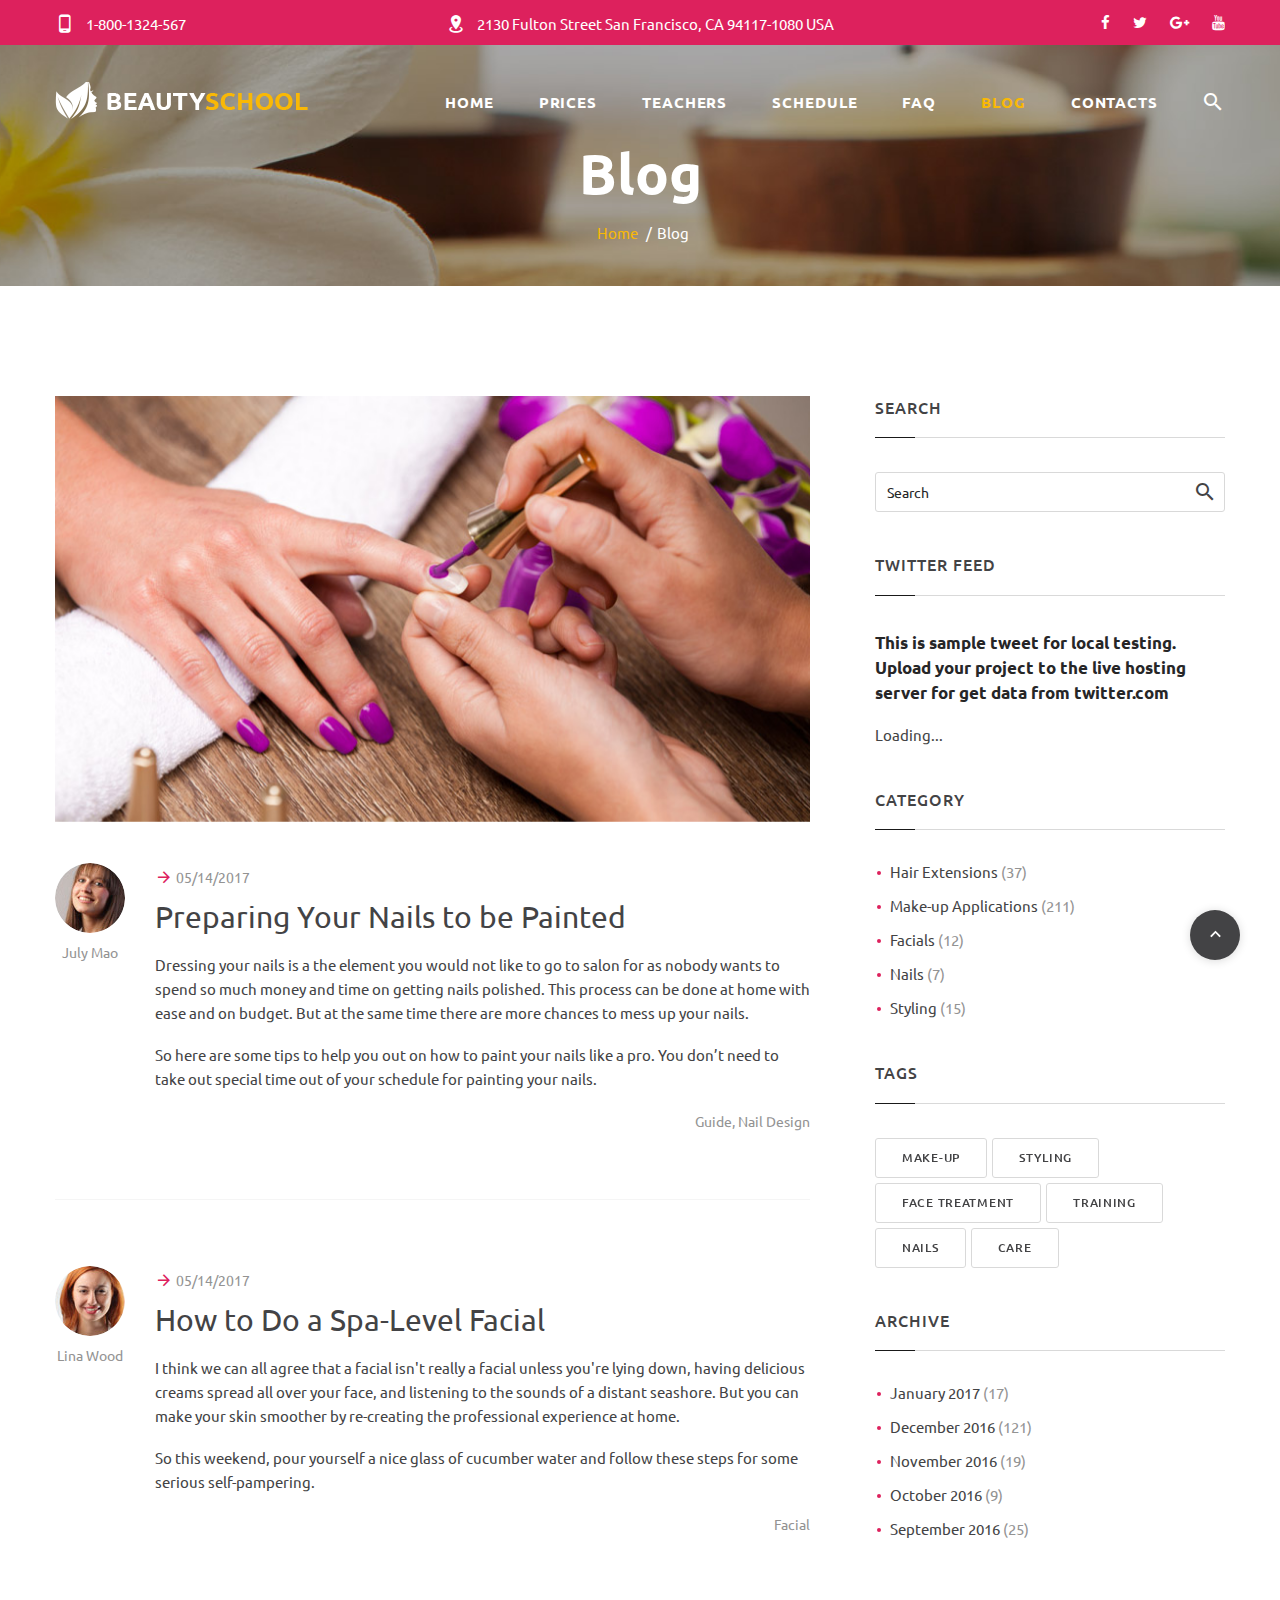
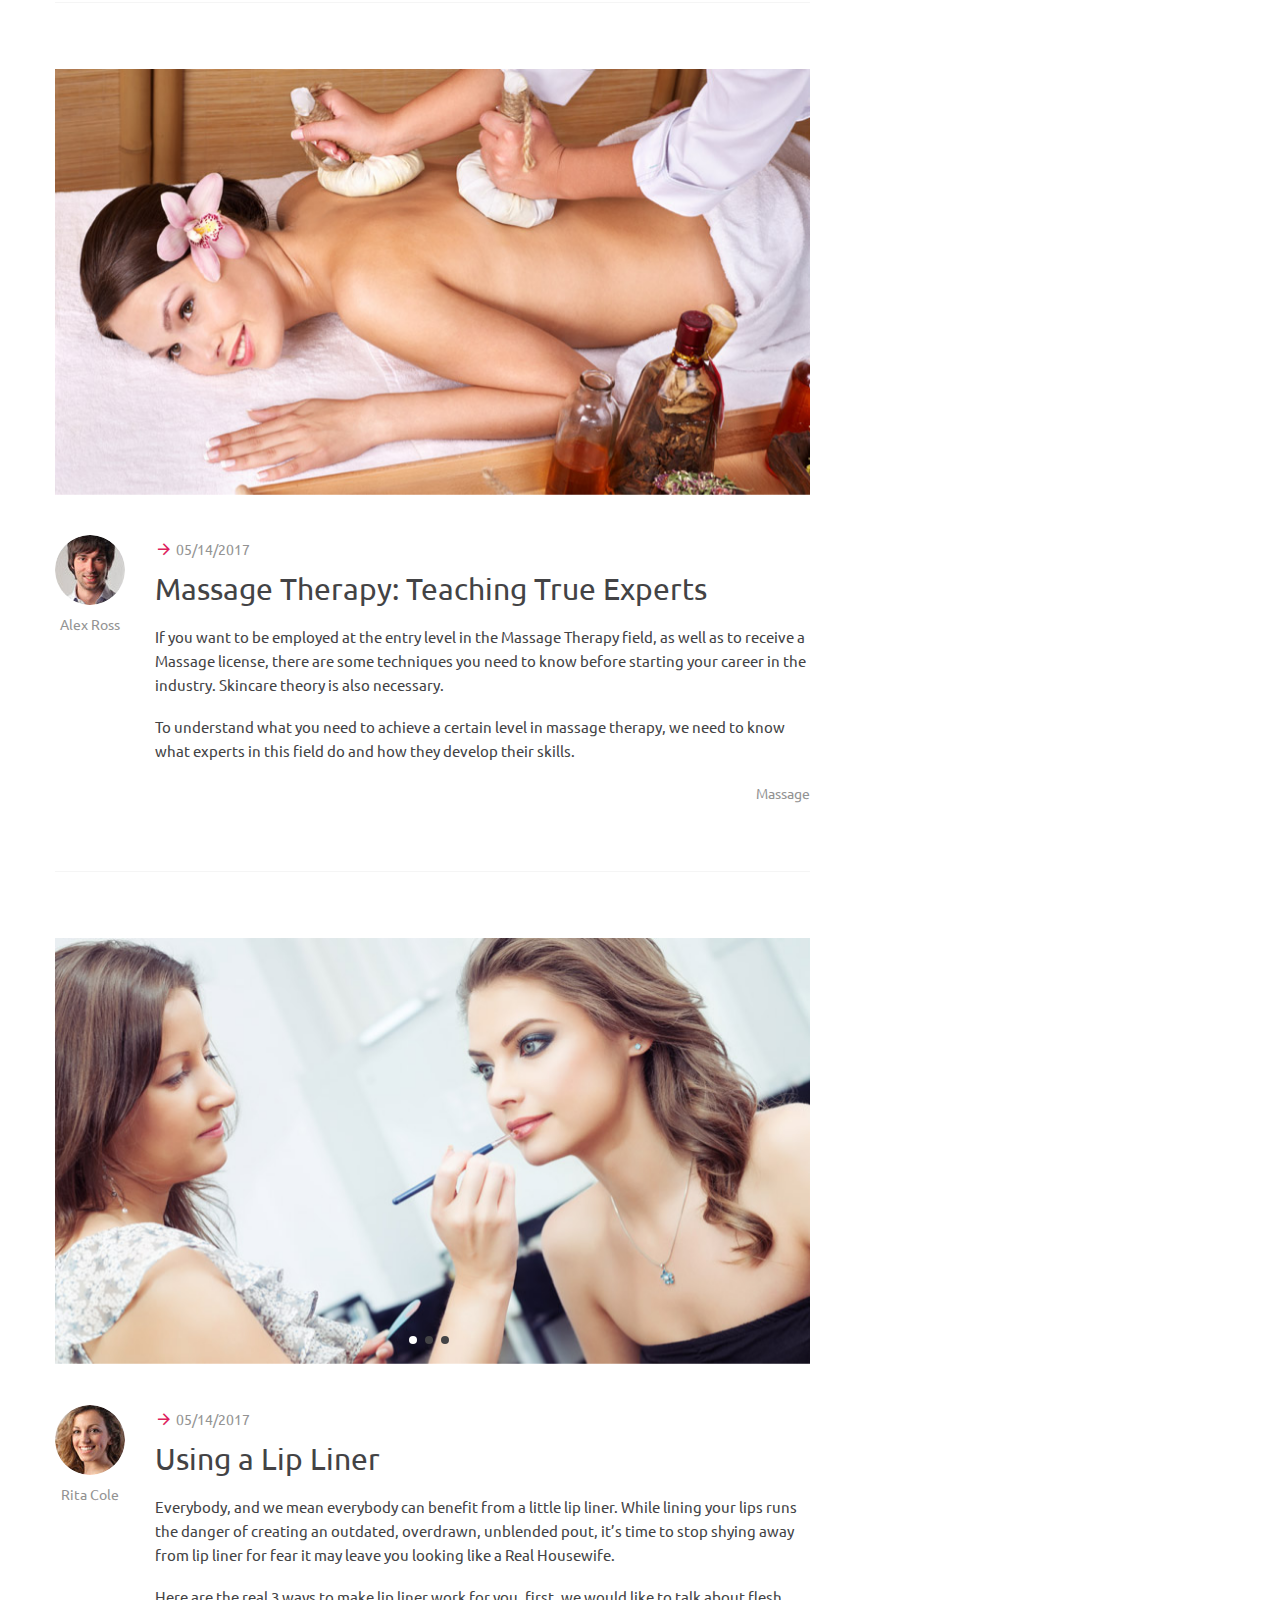
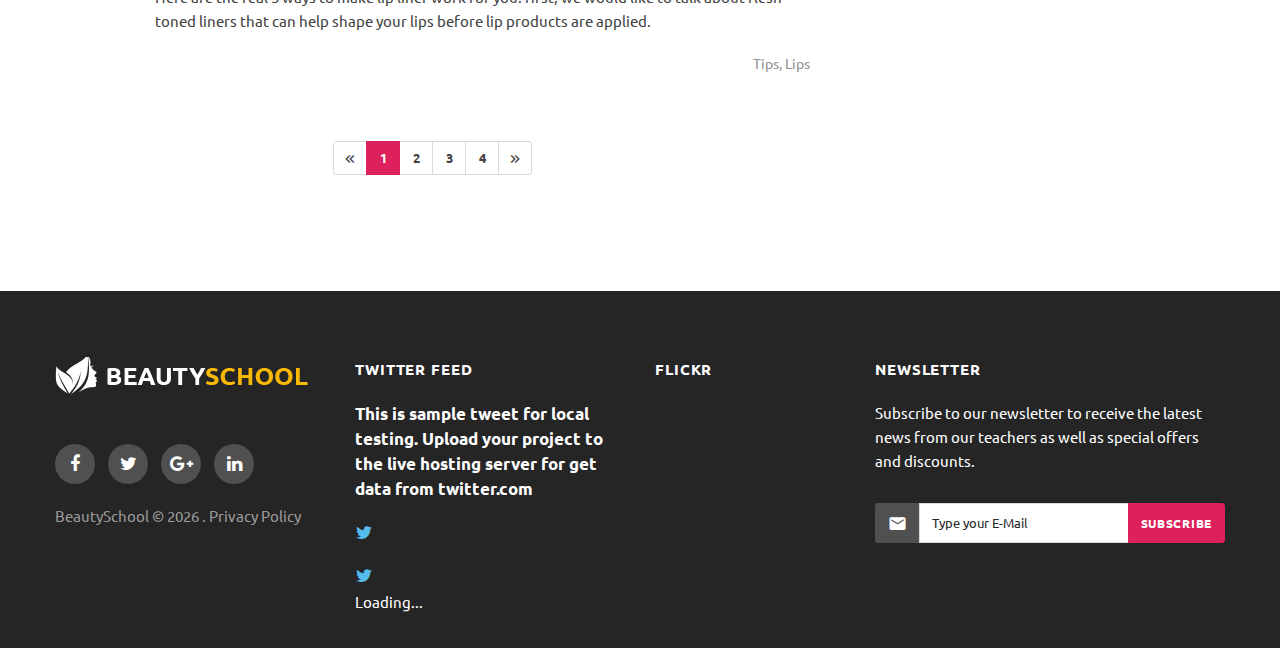
<file: wp-content/themes/i-like-make-up/site/blog.html>
<!DOCTYPE html  >
<html lang="en" class="wide wow-animation smoothscroll scrollTo">
  <head>
    <!-- Site Title-->
    <title>Blog</title>
    <meta charset="utf-8"/>
    <meta name="format-detection" content="telephone=no"/>
    <meta name="viewport" content="width=device-width, height=device-height, initial-scale=1.0, maximum-scale=1.0, user-scalable=0"/>
    <meta http-equiv="X-UA-Compatible" content="IE=Edge"/>
    <meta name="keywords" content="intense web design multipurpose template"/>
    <meta name="date" content="Dec 26"/>
    <link rel="icon" href="images/favicon.ico" type="image/x-icon"/>
    <!-- Stylesheets-->
    <link rel="stylesheet" type="text/css" href="//fonts.googleapis.com/css?family=Ubuntu:400,400italic,500,700,700italic"/>
    <link rel="stylesheet" href="css/style.css"/>
		<!--[if lt IE 10]>
    <div style="background: #212121; padding: 10px 0; box-shadow: 3px 3px 5px 0 rgba(0,0,0,.3); clear: both; text-align:center; position: relative; z-index:1;"><a href="http://windows.microsoft.com/en-US/internet-explorer/"><img src="images/ie8-panel/warning_bar_0000_us.jpg" border="0" height="42" width="820" alt="You are using an outdated browser. For a faster, safer browsing experience, upgrade for free today."/></a></div>
    <script src="js/html5shiv.min.js"></script>
		<![endif]-->
  </head>
  <body>
    <!-- Page-->
    <div class="page text-center">
      <!-- Page Head-->
      <header class="page-head slider-menu-position">
        <!-- RD Navbar Transparent-->
        <div class="rd-navbar-wrap">
          <nav data-md-device-layout="rd-navbar-fixed" data-lg-device-layout="rd-navbar-static" class="rd-navbar container rd-navbar-floated rd-navbar-dark" data-lg-auto-height="true" data-md-layout="rd-navbar-fixed" data-lg-layout="rd-navbar-static" data-lg-stick-up="true">
            <div class="rd-navbar-inner">
              <!-- RD Navbar Top Panel-->
              <div class="rd-navbar-top-panel context-dark bg-danger">
                <div class="left-side">
                  <address class="contact-info text-left"><a href="callto:#"><span class="icon mdi mdi-cellphone-android"></span><span class="text-middle">1-800-1324-567</span></a></address>
                </div>
                <div class="center">
                  <address class="contact-info text-left"><a href="#"><span class="icon mdi mdi-map-marker-radius"></span><span class="text-middle">2130 Fulton Street San Francisco, CA 94117-1080 USA</span></a></address>
                </div>
                <div class="right-side">
                  <ul class="list-inline list-inline-sm">
                    <li><a href="#" class="fa fa-facebook"></a></li>
                    <li><a href="#" class="fa fa-twitter"></a></li>
                    <li><a href="#" class="fa fa-google-plus"></a></li>
                    <li><a href="#" class="fa fa-youtube"></a></li>
                  </ul>
                </div>
              </div>
              <!-- RD Navbar Panel -->
              <div class="rd-navbar-panel">
                <!-- RD Navbar Toggle-->
                <button data-rd-navbar-toggle=".rd-navbar, .rd-navbar-nav-wrap" class="rd-navbar-toggle"><span></span></button>
                <!-- RD Navbar Top Panel Toggle-->
                <button data-rd-navbar-toggle=".rd-navbar, .rd-navbar-top-panel" class="rd-navbar-top-panel-toggle"><span></span></button>
                <!--Navbar Brand-->
                <div class="rd-navbar-brand"><a href="index.html"><img width='253' height='37' src='images/logo.png' alt=''/></a></div>
              </div>
              <div class="rd-navbar-menu-wrap">
                <div class="rd-navbar-nav-wrap">
                  <div class="rd-navbar-mobile-scroll">
                    <!--Navbar Brand Mobile-->
                    <div class="rd-navbar-mobile-brand"><a href="index.html"><img width='253' height='37' src='images/logo.png' alt=''/></a></div>
                    <div class="form-search-wrap">
                      <!-- RD Search Form-->
                      <form action="search-results.html" method="GET" class="form-search rd-search">
                        <div class="form-group">
                          <label for="rd-navbar-form-search-widget" class="form-label form-search-label form-label-sm">Search</label>
                          <input id="rd-navbar-form-search-widget" type="text" name="s" autocomplete="off" class="form-search-input input-sm form-control form-control-gray-lightest input-sm"/>
                        </div>
                        <button type="submit" class="form-search-submit"><span class="mdi mdi-magnify"></span></button>
                      </form>
                    </div>
                    <!-- RD Navbar Nav-->
                    <ul class="rd-navbar-nav">
                      <li><a href="index.html"><span>Home</span></a>
                      </li>
                      <li><a href="prices.html"><span>Prices</span></a>
                      </li>
                      <li><a href="teachers.html"><span>Teachers</span></a>
                        <ul class="rd-navbar-dropdown">
                          <li><a href="about-teacher.html"><span class="text-middle">About Teacher</span></a>
                          </li>
                        </ul>
                      </li>
                      <li><a href="schedule.html"><span>Schedule</span></a>
                      </li>
                      <li><a href="faq.html"><span>FAQ</span></a>
                      </li>
                      <li class="active"><a href="blog.html"><span>Blog</span></a>
                        <ul class="rd-navbar-dropdown">
                          <li><a href="blog-post.html"><span class="text-middle">Blog Post</span></a>
                          </li>
                        </ul>
                      </li>
                      <li><a href="contacts.html"><span>Contacts</span></a>
                      </li>
                    </ul>
                  </div>
                </div>
                <!--RD Navbar Search-->
                <div class="rd-navbar-search rd-navbar-search-top-panel"><a data-rd-navbar-toggle=".rd-navbar-inner,.rd-navbar-search" href="#" class="rd-navbar-search-toggle mdi"><span></span></a>
                  <form action="search-results.html" method="GET" class="rd-navbar-search-form search-form-icon-right rd-search">
                    <div class="form-group">
                      <label for="rd-navbar-search-form-input" class="form-label">Type and hit enter...</label>
                      <input id="rd-navbar-search-form-input" type="text" name="s" autocomplete="off" class="rd-navbar-search-form-input form-control form-control-gray-lightest"/>
                    </div>
                    <div id="rd-search-results-live" class="rd-search-results-live">   </div>
                  </form>
                </div>
              </div>
            </div>
          </nav>
        </div>
        <div class="context-dark">
          <!-- Modern Breadcrumbs-->
          <section style="background: url('images/background-04-1920x750.jpg') center no-repeat; background-size: cover; " class="breadcrumb-modern bg-gray-darkest">
            <div class="shell section-top-98 section-bottom-34 section-md-bottom-66 section-md-98 section-lg-top-110 section-lg-bottom-41">
              <h2 class="veil reveal-md-block offset-top-30"><span class="big">Blog</span></h2>
              <ul class="list-inline list-inline-dashed">
                <li><a href="index.html">Home</a></li>
                <li>Blog
                </li>
              </ul>
            </div>
          </section>
        </div>
      </header>
      <!-- Page Contents-->
      <main class="page-content section-98 section-sm-110">
        <div class="shell">
          <div class="range range-md-center range-lg-right">
            <div class="cell-md-8 inset-md-right-30">
              <!-- Blog Classic-->
              <section>
                <!-- Post Classic-->
                <article class="post post-classic">
                  <!-- Post media-->
                  <header class="post-media">
                    <div data-photo-swipe="gallery"><a class="thumbnail-classic" href="blog-post.html" target="_self">
                        <figure><img width="770" height="434" src="images/post-01-770x434.jpg" alt=""/>
                        </figure></a>
                    </div>
                  </header>
                  <!-- Post content-->
                  <section class="post-content text-left offset-top-41">
                    <div class="unit unit-sm unit-sm-horizontal unit-sm-inverse">
                      <div class="unit-body">
                        <!-- Post Meta-->
                        <div class="post-meta text-dark"><span class="text-middle icon-xxs text-danger mdi mdi-arrow-right"></span>
                          <time datetime="2016-01-01" class="text-middle small">05/14/2017</time>
                        </div>
                        <!-- Post Title-->
                        <h3 class="text-regular text-darker offset-top-10"><a href="blog-post.html">Preparing Your Nails to be Painted</a></h3>
                        <!-- Post Body-->
                        <div class="post-body">
                          <p>Dressing your nails is a the element you would not like to go to salon for as nobody wants to spend so much money and time on getting nails polished. This process can be done at home with ease and on budget. But at the same time there are more chances to mess up your nails.</p>
                          <p>So here are some tips to help you out on how to paint your nails like a pro. You don’t need to take out special time out of your schedule for painting your nails. </p>
                        </div>
                        <!-- Post Tags-->
                        <p class="text-dark text-sm-right"><small><a href="#">Guide</a>, <a href="#">Nail Design</a></small></p>
                      </div>
                      <div class="unit-right">
                        <div class="unit unit-horizontal unit-middle unit-sm-vertical unit-spacing-xs">
                          <div class="unit-left"><img src="images/user-july-mao-70x70.jpg" alt=" " width="70" height="70" class="img-circle"/></div>
                          <div class="unit-body">
                            <p class="text-dark">
                              <cite class="small text-normal">July Mao</cite>
                            </p>
                          </div>
                        </div>
                      </div>
                    </div>
                  </section>
                </article>
                <hr class="hr bg-lighter offset-top-41 offset-sm-top-66"/>
                <div class="offset-top-41 offset-sm-top-66">
                  <!-- Post Classic-->
                  <article class="post post-classic">
                    <!-- Post media-->
                    <!-- Post content-->
                    <section class="post-content text-left">
                      <div class="unit unit-sm unit-sm-horizontal unit-sm-inverse">
                        <div class="unit-body">
                          <!-- Post Meta-->
                          <div class="post-meta text-dark"><span class="text-middle icon-xxs text-danger mdi mdi-arrow-right"></span>
                            <time datetime="2016-01-01" class="text-middle small">05/14/2017</time>
                          </div>
                          <!-- Post Title-->
                          <h3 class="text-regular text-darker offset-top-10"><a href="blog-post.html">How to Do a Spa-Level Facial</a></h3>
                          <!-- Post Body-->
                          <div class="post-body">
                            <p>I think we can all agree that a facial isn't really a facial unless you're lying down, having delicious creams spread all over your face, and listening to the sounds of a distant seashore. But you can make your skin smoother by re-creating the professional experience at home. </p>
                            <p>So this weekend, pour yourself a nice glass of cucumber water and follow these steps for some serious self-pampering.</p>
                          </div>
                          <!-- Post Tags-->
                          <p class="text-dark text-sm-right"><small><a href="#">Facial</a></small></p>
                        </div>
                        <div class="unit-right">
                          <div class="unit unit-horizontal unit-middle unit-sm-vertical unit-spacing-xs">
                            <div class="unit-left"><img src="images/user-john-doe-70x70.jpg" alt=" " width="70" height="70" class="img-circle"/></div>
                            <div class="unit-body">
                              <p class="text-dark">
                                <cite class="small text-normal">Lina Wood</cite>
                              </p>
                            </div>
                          </div>
                        </div>
                      </div>
                    </section>
                  </article>
                </div>
                <hr class="hr bg-lighter offset-top-41 offset-sm-top-66"/>
                <div class="offset-top-41 offset-sm-top-66">
                  <!-- Post Classic-->
                  <article class="post post-classic">
                    <!-- Post media-->
                    <header class="post-media">
                      <div data-photo-swipe="gallery"><a class="thumbnail-classic" href="blog-post.html" target="_self">
                          <figure><img width="769" height="434" src="images/post-09-769x434.jpg" alt=""/>
                          </figure></a>
                      </div>
                    </header>
                    <!-- Post content-->
                    <section class="post-content text-left offset-top-41">
                      <div class="unit unit-sm unit-sm-horizontal unit-sm-inverse">
                        <div class="unit-body">
                          <!-- Post Meta-->
                          <div class="post-meta text-dark"><span class="text-middle icon-xxs text-danger mdi mdi-arrow-right"></span>
                            <time datetime="2016-01-01" class="text-middle small">05/14/2017</time>
                          </div>
                          <!-- Post Title-->
                          <h3 class="text-regular text-darker offset-top-10"><a href="blog-post.html">Massage Therapy: Teaching True Experts </a></h3>
                          <!-- Post Body-->
                          <div class="post-body">
                            <p>If you want to  be employed at the entry level in the Massage Therapy field, as well as to receive a Massage license, there are some techniques you need to know before starting your career in the industry. Skincare theory is also necessary.</p>
                            <p>To understand what you need to achieve a certain level in massage therapy, we need to know what experts in this field do and how they develop their skills.</p>
                          </div>
                          <!-- Post Tags-->
                          <p class="text-dark text-sm-right"><small><a href="#">Massage</a></small></p>
                        </div>
                        <div class="unit-right">
                          <div class="unit unit-horizontal unit-middle unit-sm-vertical unit-spacing-xs">
                            <div class="unit-left"><img src="images/user-alex-ross-70x70.jpg" alt=" " width="70" height="70" class="img-circle"/></div>
                            <div class="unit-body">
                              <p class="text-dark">
                                <cite class="small text-normal">Alex Ross</cite>
                              </p>
                            </div>
                          </div>
                        </div>
                      </div>
                    </section>
                  </article>
                </div>
                <hr class="hr bg-lighter offset-top-41 offset-sm-top-66"/>
                <div class="offset-top-41 offset-sm-top-66">
                  <!-- Post Classic-->
                  <article class="post post-classic">
                    <!-- Post media-->
                    <header class="post-media">
                      <!-- Owl Carousel-->
                      <div data-items="1" data-dots="true" data-nav="true" data-nav-class="[&quot;owl-prev mdi mdi-chevron-left&quot;, &quot;owl-next mdi mdi-chevron-right&quot;]" data-photo-swipe-gallery="data-photo-swipe-gallery" class="owl-carousel owl-carousel-classic"><a class="thumbnail-classic" data-photo-swipe-item="" data-size="1200x800" href="images/post-10-1200x800.jpg">
                          <figure><img width="770" height="434" src="images/post-10-770x434.jpg" alt=""/>
                          </figure></a><a class="thumbnail-classic" data-photo-swipe-item="" data-size="1200x800" href="images/post-11-1200x800.jpg">
                          <figure><img width="770" height="434" src="images/post-11-770x434.jpg" alt=""/>
                          </figure></a><a class="thumbnail-classic" data-photo-swipe-item="" data-size="1200x798" href="images/post-12-1200x798.jpg">
                          <figure><img width="770" height="434" src="images/post-12-770x434.jpg" alt=""/>
                          </figure></a>
                      </div>
                    </header>
                    <!-- Post content-->
                    <section class="post-content text-left offset-top-41">
                      <div class="unit unit-sm unit-sm-horizontal unit-sm-inverse">
                        <div class="unit-body">
                          <!-- Post Meta-->
                          <div class="post-meta text-dark"><span class="text-middle icon-xxs text-danger mdi mdi-arrow-right"></span>
                            <time datetime="2016-01-01" class="text-middle small">05/14/2017</time>
                          </div>
                          <!-- Post Title-->
                          <h3 class="text-regular text-darker offset-top-10"><a href="blog-post.html">Using a Lip Liner</a></h3>
                          <!-- Post Body-->
                          <div class="post-body">
                            <p>Everybody, and we mean everybody can benefit from a little lip liner. While lining your lips runs the danger of creating an outdated, overdrawn, unblended pout, it’s time to stop shying away from lip liner for fear it may leave you looking like a Real Housewife.</p>
                            <p>Here are the real 3 ways to make lip liner work for you. first, we would like to talk about flesh toned liners that  can help shape your lips before lip products are applied.</p>
                          </div>
                          <!-- Post Tags-->
                          <p class="text-dark text-sm-right"><small><a href="#">Tips</a>, <a href="#">Lips</a></small></p>
                        </div>
                        <div class="unit-right">
                          <div class="unit unit-horizontal unit-middle unit-sm-vertical unit-spacing-xs">
                            <div class="unit-left"><img src="images/user-andy-cole-70x70.jpg" alt=" " width="70" height="70" class="img-circle"/></div>
                            <div class="unit-body">
                              <p class="text-dark">
                                <cite class="small text-normal">Rita Cole</cite>
                              </p>
                            </div>
                          </div>
                        </div>
                      </div>
                    </section>
                  </article>
                </div>
                <div class="offset-top-66">
                  <!-- Bootstrap Pagination-->
                  <nav>
                    <ul class="pagination pagination-sm">
                      <li><a href="#" aria-label="Previous"><span aria-hidden="true" class="mdi mdi-chevron-double-left"></span></a></li>
                      <li class="active"><a href="#">1</a></li>
                      <li><a href="#">2</a></li>
                      <li><a href="#">3</a></li>
                      <li><a href="#">4</a></li>
                      <li><a href="#" aria-label="Next"><span aria-hidden="true" class="mdi mdi-chevron-double-right"></span></a></li>
                    </ul>
                  </nav>
                </div>
              </section>
            </div>
            <div class="cell-md-4 offset-top-66 offset-md-top-0">
              <!-- Section Blog Modern-->
              <aside class="text-left inset-md-left-20">
                <!-- Search Form-->
                <p class="big text-medium text-uppercase text-spacing-60">Search</p>
                <div class="text-subline"></div>
                <div class="offset-top-34">
                                <!-- RD Search Form-->
                                <form action="search-results.html" method="GET" class="form-search rd-search">
                                  <div class="form-group">
                                    <label for="blog-sidebar-2-form-search-widget" class="form-label form-search-label form-label-sm">Search</label>
                                    <input id="blog-sidebar-2-form-search-widget" type="text" name="s" autocomplete="off" class="form-search-input input-sm form-control input-sm"/>
                                  </div>
                                  <button type="submit" class="form-search-submit"><span class="mdi mdi-magnify"></span></button>
                                </form>
                </div>
                <!-- Twitter Feed-->
                <p class="big text-medium offset-top-41 text-uppercase text-spacing-60">Twitter Feed</p>
                <div class="text-subline"></div>
                <div class="offset-top-34">
                                <div data-twitter-username="templatemonster" data-twitter-date-hours=" hours ago" data-twitter-date-minutes=" minutes ago" class="twitter">
                                  <div data-twitter-type="tweet" class="twitter-sm">
                                    <div data-date="text" class="twitter-date text-dark small"></div>
                                    <div data-tweet="text" class="twitter-text"></div>
                                    <div data-screen_name="text" class="twitter-name text-bold big"></div>
                                  </div>
                                  <div data-twitter-type="tweet" class="twitter-sm">
                                    <div data-date="text" class="twitter-date text-dark small"></div>
                                    <div data-tweet="text" class="twitter-text"></div>
                                    <div data-screen_name="text" class="twitter-name text-bold big"></div>
                                  </div>
                                </div>
                </div>
                <div class="range offset-top-41">
                  <div class="cell-xs-6 cell-md-12">
                    <!-- Category-->
                    <p class="big text-medium text-uppercase text-spacing-60">category</p>
                    <div class="text-subline"></div>
                    <ul class="list list-marked offset-top-30">
                      <li><a href="#">Hair Extensions  <span class="text-dark">(37)</span></a></li>
                      <li><a href="#">Make-up Applications <span class="text-dark">(211)</span></a></li>
                      <li><a href="#">Facials <span class="text-dark">(12)</span></a></li>
                      <li><a href="#">Nails <span class="text-dark">(7)</span></a></li>
                      <li><a href="#">Styling  <span class="text-dark">(15)</span></a></li>
                    </ul>
                    <!-- Tags-->
                    <p class="big text-medium offset-top-41 text-uppercase text-spacing-60">Tags</p>
                    <div class="text-subline"></div>
                    <div class="offset-top-34">
                                    <div class="group-xs"><a href="#" class="btn btn-xs btn-default btn-tag">Make-up</a><a href="#" class="btn btn-xs btn-default btn-tag">Styling</a><a href="#" class="btn btn-xs btn-default btn-tag">Face treatment</a><a href="#" class="btn btn-xs btn-default btn-tag">training</a><a href="#" class="btn btn-xs btn-default btn-tag">nails</a><a href="#" class="btn btn-xs btn-default btn-tag">care</a>
                                    </div>
                    </div>
                  </div>
                  <div class="cell-xs-6 cell-md-12 offset-top-41 offset-xs-top-0 offset-md-top-41">
                    <!-- Archive-->
                    <p class="big text-medium text-uppercase text-spacing-60">Archive</p>
                    <div class="text-subline"></div>
                    <ul class="list list-marked offset-top-30">
                      <li><a href="#">January 2017 <span class="text-dark">(17)</span></a></li>
                      <li><a href="#">December 2016 <span class="text-dark">(121)</span></a></li>
                      <li><a href="#">November 2016 <span class="text-dark">(19)</span></a></li>
                      <li><a href="#">October 2016 <span class="text-dark">(9)</span></a></li>
                      <li><a href="#">September 2016 <span class="text-dark">(25)</span></a></li>
                    </ul>
                  </div>
                </div>
              </aside>
            </div>
          </div>
        </div>
      </main>
      <!-- Page Footer-->
      <footer class="section-relative section-top-66 section-bottom-34 page-footer bg-gray-base context-dark">
        <div class="shell">
          <div class="range range-sm-center text-lg-left">
            <div class="cell-sm-12">
              <div class="range range-xs-center">
                <div class="cell-xs-10 cell-sm-3 text-left cell-sm-push-4 cell-sm-10 cell-lg-3 offset-sm-top-50 offset-lg-top-0 cell-lg-push-2">
                  <!-- Twitter Feed-->
                  <p class="text-uppercase text-spacing-60 text-bold text-center text-lg-left">Twitter Feed</p>
                  <div class="offset-top-20">
                          <div data-twitter-username="templatemonster" data-twitter-date-hours=" hours ago" data-twitter-date-minutes=" minutes ago" class="twitter">
                            <div data-twitter-type="tweet" class="twitter-sm">
                              <div class="twitter-date text-dark small"><span class="icon icon-xxs mdi mdi-twitter text-middle"></span> <span data-date="text" class="text-middle"></span>
                              </div>
                              <div data-tweet="text" class="twitter-text"></div>
                              <div data-screen_name="text" class="twitter-name text-bold big"></div>
                            </div>
                            <div data-twitter-type="tweet" class="twitter-sm">
                              <div class="twitter-date text-dark small"><span class="icon icon-xxs mdi mdi-twitter text-middle"></span> <span data-date="text" class="text-middle"></span>
                              </div>
                              <div data-tweet="text" class="twitter-text"></div>
                              <div data-screen_name="text" class="twitter-name text-bold big"></div>
                            </div>
                          </div>
                  </div>
                </div>
                <div class="cell-xs-10 cell-sm-3 offset-top-66 cell-sm-push-3 cell-sm-10 cell-lg-2 offset-lg-top-0 cell-lg-push-3">
                  <!-- Flickr Feed-->
                  <p class="text-uppercase text-spacing-60 text-bold">Flickr</p>
                  <div class="offset-top-24">
                          <div data-photo-swipe="gallery" data-flickr-tags="tm55107" class="group-xs flickr widget-flickrfeed"><a data-photo-swipe-item="" href="" data-image_c="href" data-size="800x800" data-type="flickr-item" class="flickr-item thumbnail-classic"><img width="82" height="82" data-title="alt" src="images/_blank.png" alt="" data-image_q="src"/></a><a data-photo-swipe-item="" href="" data-image_c="href" data-size="800x800" data-type="flickr-item" class="flickr-item thumbnail-classic"><img width="82" height="82" data-title="alt" src="images/_blank.png" alt="" data-image_q="src"/></a><a data-photo-swipe-item="" href="" data-image_c="href" data-size="800x800" data-type="flickr-item" class="flickr-item thumbnail-classic"><img width="82" height="82" data-title="alt" src="images/_blank.png" alt="" data-image_q="src"/></a><a data-photo-swipe-item="" href="" data-image_c="href" data-size="800x800" data-type="flickr-item" class="flickr-item thumbnail-classic"><img width="82" height="82" data-title="alt" src="images/_blank.png" alt="" data-image_q="src"/></a>
                          </div>
                  </div>
                </div>
                <div class="cell-xs-10 cell-sm-3 offset-top-66 cell-sm-push-2 offset-sm-top-0 cell-sm-6 cell-lg-4 cell-lg-push-4">
                  <div class="inset-lg-left-20">
                    <p class="text-uppercase text-spacing-60 text-bold">Newsletter</p>
                    <p class="offset-top-20 text-left">
                      Subscribe to our newsletter to receive the latest 
                      news from our teachers as well as special 
                      offers and discounts.
                    </p>
                    <div class="offset-top-30">
                            <form data-form-output="form-subscribe-footer" data-form-type="subscribe" method="post" action="bat/rd-mailform.php" class="rd-mailform">
                              <div class="form-group">
                                <div class="input-group input-group-sm"><span class="input-group-addon"><span class="input-group-icon mdi mdi-email"></span></span>
                                  <input placeholder="Type your E-Mail" type="email" name="email" data-constraints="@Required @Email" class="form-control"/><span class="input-group-btn">
                                    <button type="submit" class="btn btn-sm btn-danger">Subscribe</button></span>
                                </div>
                              </div>
                              <div id="form-subscribe-footer" class="form-output"></div>
                            </form>
                    </div>
                  </div>
                </div>
                <div class="cell-xs-10 cell-sm-3 offset-top-66 cell-sm-push-1 offset-sm-top-0 cell-sm-6 cell-lg-3 cell-lg-push-1">
                  <!-- Footer brand-->
                  <div class="footer-brand"><a href="index.html"><img width='253' height='37' src='images/logo.png' alt=''/></a></div>
                  <div class="offset-top-50 text-xs-center text-lg-left">
                          <ul class="list-inline">
                            <li><a href="#" class="icon fa fa-facebook icon-xxs icon-circle icon-darkest-filled"></a></li>
                            <li><a href="#" class="icon fa fa-twitter icon-xxs icon-circle icon-darkest-filled"></a></li>
                            <li><a href="#" class="icon fa fa-google-plus icon-xxs icon-circle icon-darkest-filled"></a></li>
                            <li><a href="#" class="icon fa fa-linkedin icon-xxs icon-circle icon-darkest-filled"></a></li>
                          </ul>
                  </div>
                  <p class="text-darker-2 offset-top-20"> BeautySchool &copy; <span id="copyright-year"></span> . <a href="privacy-policy.html">Privacy Policy</a></p>
                </div>
              </div>
            </div>
          </div>
        </div>
      </footer>
    </div>
    <!-- Global Mailform Output-->
    <div id="form-output-global" class="snackbars"></div>
    <!-- PhotoSwipe Gallery-->
    <div tabindex="-1" role="dialog" aria-hidden="true" class="pswp">
      <div class="pswp__bg"></div>
      <div class="pswp__scroll-wrap">
        <div class="pswp__container">
          <div class="pswp__item"></div>
          <div class="pswp__item"></div>
          <div class="pswp__item"></div>
        </div>
        <div class="pswp__ui pswp__ui--hidden">
          <div class="pswp__top-bar">
            <div class="pswp__counter"></div>
            <button title="Close (Esc)" class="pswp__button pswp__button--close"></button>
            <button title="Share" class="pswp__button pswp__button--share"></button>
            <button title="Toggle fullscreen" class="pswp__button pswp__button--fs"></button>
            <button title="Zoom in/out" class="pswp__button pswp__button--zoom"></button>
            <div class="pswp__preloader">
              <div class="pswp__preloader__icn">
                <div class="pswp__preloader__cut">
                  <div class="pswp__preloader__donut"></div>
                </div>
              </div>
            </div>
          </div>
          <div class="pswp__share-modal pswp__share-modal--hidden pswp__single-tap">
            <div class="pswp__share-tooltip"></div>
          </div>
          <button title="Previous (arrow left)" class="pswp__button pswp__button--arrow--left"></button>
          <button title="Next (arrow right)" class="pswp__button pswp__button--arrow--right"></button>
          <div class="pswp__caption">
            <div class="pswp__caption__center"></div>
          </div>
        </div>
      </div>
    </div>
    <!-- Java script-->
    <script src="js/core.min.js"></script>
    <script src="js/script.js"></script>
  </body>
</html>
</file>
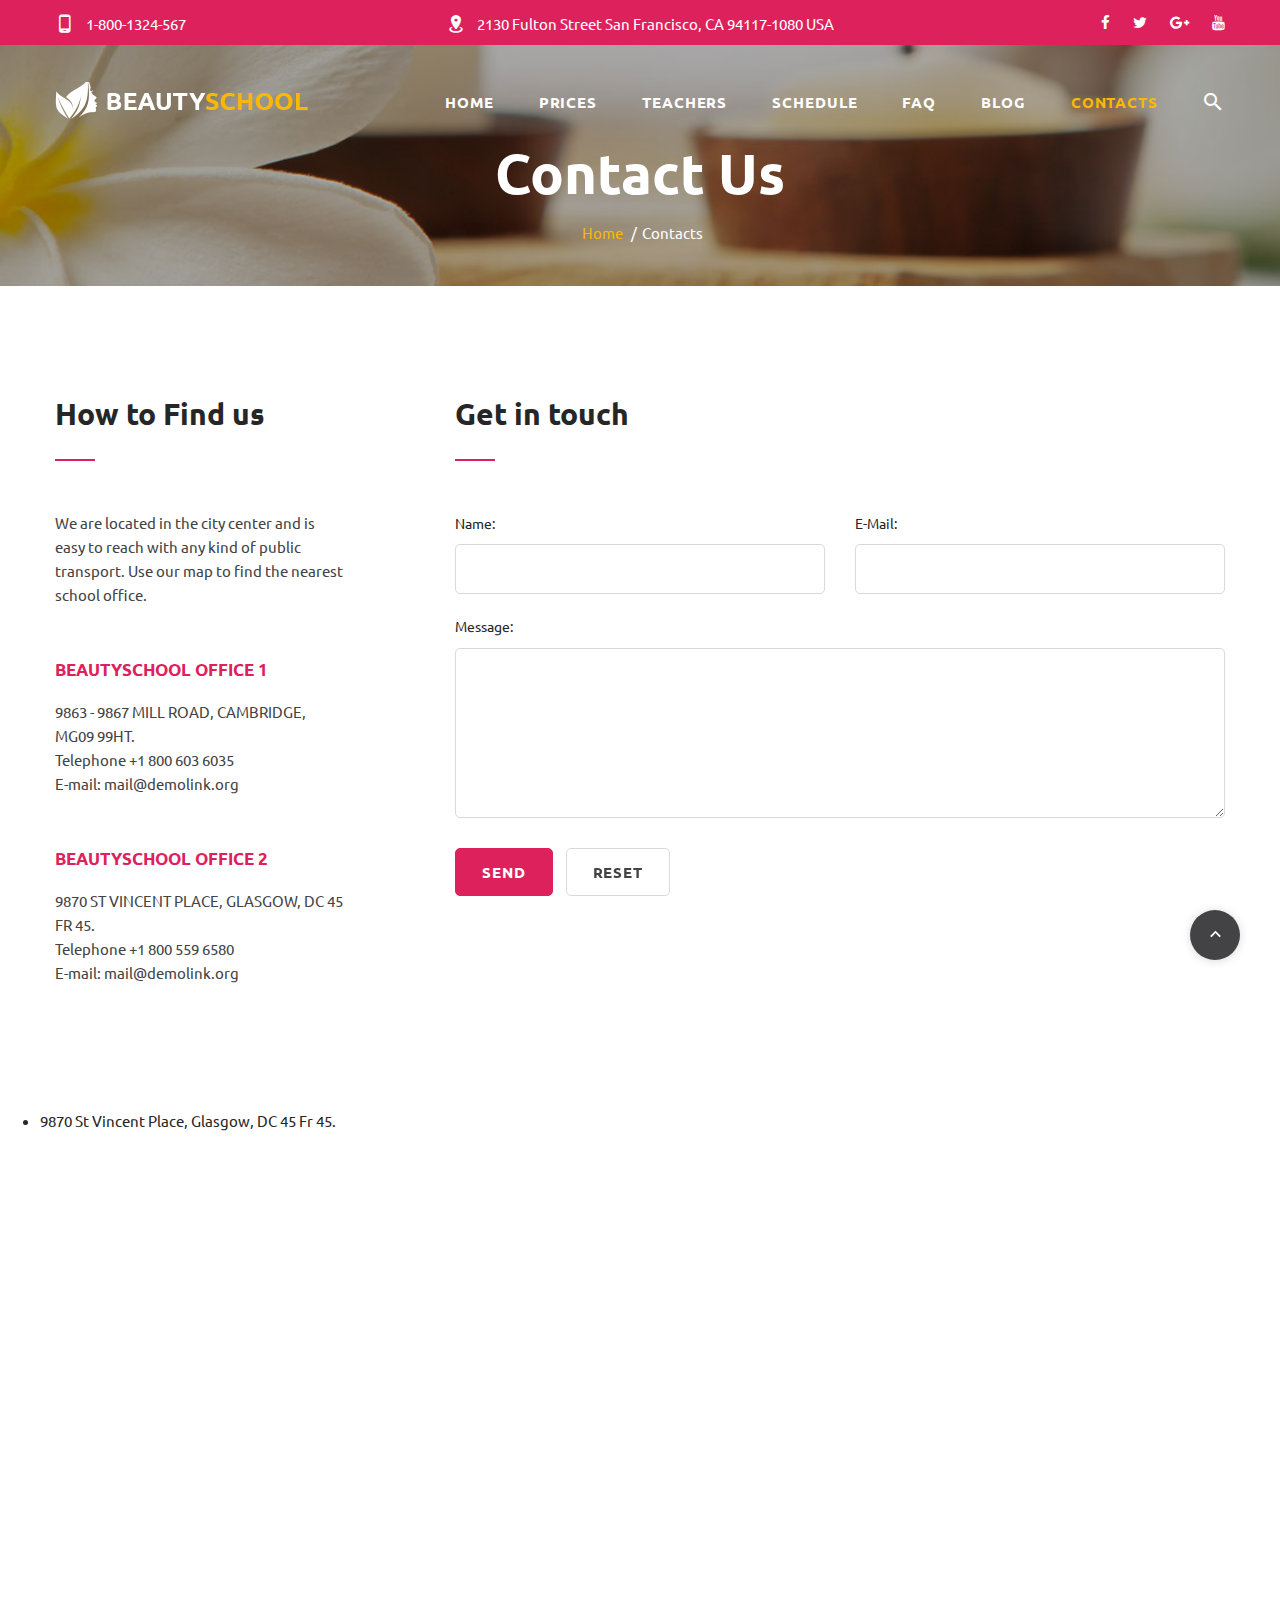
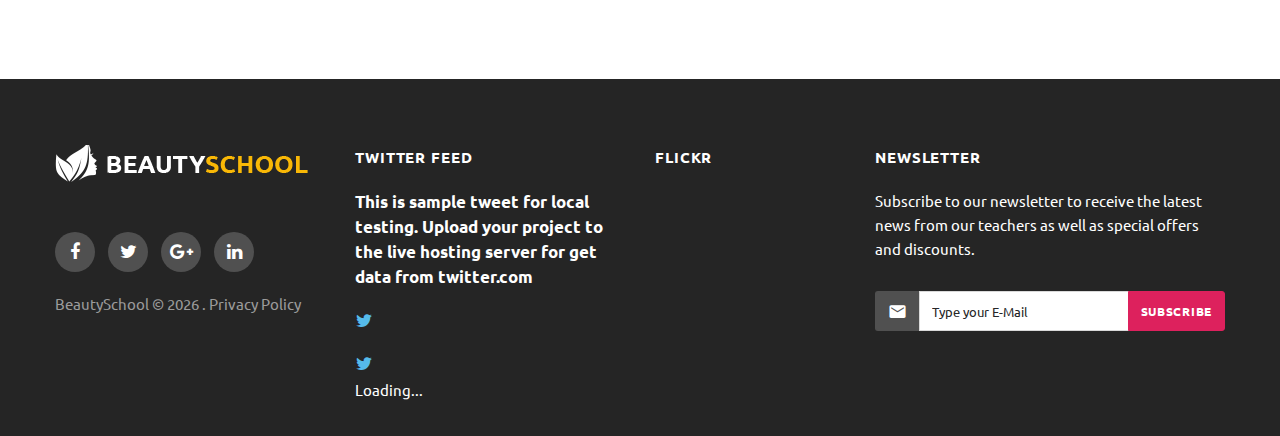
<file: wp-content/themes/i-like-make-up/site/contacts.html>
<!DOCTYPE html  >
<html lang="en" class="wide wow-animation smoothscroll scrollTo">
  <head>
    <!-- Site Title-->
    <title>Contacts</title>
    <meta charset="utf-8"/>
    <meta name="format-detection" content="telephone=no"/>
    <meta name="viewport" content="width=device-width, height=device-height, initial-scale=1.0, maximum-scale=1.0, user-scalable=0"/>
    <meta http-equiv="X-UA-Compatible" content="IE=Edge"/>
    <meta name="keywords" content="intense web design multipurpose template"/>
    <meta name="date" content="Dec 26"/>
    <link rel="icon" href="images/favicon.ico" type="image/x-icon"/>
    <!-- Stylesheets-->
    <link rel="stylesheet" type="text/css" href="//fonts.googleapis.com/css?family=Ubuntu:400,400italic,500,700,700italic"/>
    <link rel="stylesheet" href="css/style.css"/>
		<!--[if lt IE 10]>
    <div style="background: #212121; padding: 10px 0; box-shadow: 3px 3px 5px 0 rgba(0,0,0,.3); clear: both; text-align:center; position: relative; z-index:1;"><a href="http://windows.microsoft.com/en-US/internet-explorer/"><img src="images/ie8-panel/warning_bar_0000_us.jpg" border="0" height="42" width="820" alt="You are using an outdated browser. For a faster, safer browsing experience, upgrade for free today."/></a></div>
    <script src="js/html5shiv.min.js"></script>
		<![endif]-->
  </head>
  <body>
    <!-- Page-->
    <div class="page text-center">
      <!-- Page Head-->
      <header class="page-head slider-menu-position">
        <!-- RD Navbar Transparent-->
        <div class="rd-navbar-wrap">
          <nav data-md-device-layout="rd-navbar-fixed" data-lg-device-layout="rd-navbar-static" class="rd-navbar container rd-navbar-floated rd-navbar-dark" data-lg-auto-height="true" data-md-layout="rd-navbar-fixed" data-lg-layout="rd-navbar-static" data-lg-stick-up="true">
            <div class="rd-navbar-inner">
              <!-- RD Navbar Top Panel-->
              <div class="rd-navbar-top-panel context-dark bg-danger">
                <div class="left-side">
                  <address class="contact-info text-left"><a href="callto:#"><span class="icon mdi mdi-cellphone-android"></span><span class="text-middle">1-800-1324-567</span></a></address>
                </div>
                <div class="center">
                  <address class="contact-info text-left"><a href="#"><span class="icon mdi mdi-map-marker-radius"></span><span class="text-middle">2130 Fulton Street San Francisco, CA 94117-1080 USA</span></a></address>
                </div>
                <div class="right-side">
                  <ul class="list-inline list-inline-sm">
                    <li><a href="#" class="fa fa-facebook"></a></li>
                    <li><a href="#" class="fa fa-twitter"></a></li>
                    <li><a href="#" class="fa fa-google-plus"></a></li>
                    <li><a href="#" class="fa fa-youtube"></a></li>
                  </ul>
                </div>
              </div>
              <!-- RD Navbar Panel -->
              <div class="rd-navbar-panel">
                <!-- RD Navbar Toggle-->
                <button data-rd-navbar-toggle=".rd-navbar, .rd-navbar-nav-wrap" class="rd-navbar-toggle"><span></span></button>
                <!-- RD Navbar Top Panel Toggle-->
                <button data-rd-navbar-toggle=".rd-navbar, .rd-navbar-top-panel" class="rd-navbar-top-panel-toggle"><span></span></button>
                <!--Navbar Brand-->
                <div class="rd-navbar-brand"><a href="index.html"><img width='253' height='37' src='images/logo.png' alt=''/></a></div>
              </div>
              <div class="rd-navbar-menu-wrap">
                <div class="rd-navbar-nav-wrap">
                  <div class="rd-navbar-mobile-scroll">
                    <!--Navbar Brand Mobile-->
                    <div class="rd-navbar-mobile-brand"><a href="index.html"><img width='253' height='37' src='images/logo.png' alt=''/></a></div>
                    <div class="form-search-wrap">
                      <!-- RD Search Form-->
                      <form action="search-results.html" method="GET" class="form-search rd-search">
                        <div class="form-group">
                          <label for="rd-navbar-form-search-widget" class="form-label form-search-label form-label-sm">Search</label>
                          <input id="rd-navbar-form-search-widget" type="text" name="s" autocomplete="off" class="form-search-input input-sm form-control form-control-gray-lightest input-sm"/>
                        </div>
                        <button type="submit" class="form-search-submit"><span class="mdi mdi-magnify"></span></button>
                      </form>
                    </div>
                    <!-- RD Navbar Nav-->
                    <ul class="rd-navbar-nav">
                      <li><a href="index.html"><span>Home</span></a>
                      </li>
                      <li><a href="prices.html"><span>Prices</span></a>
                      </li>
                      <li><a href="teachers.html"><span>Teachers</span></a>
                        <ul class="rd-navbar-dropdown">
                          <li><a href="about-teacher.html"><span class="text-middle">About Teacher</span></a>
                          </li>
                        </ul>
                      </li>
                      <li><a href="schedule.html"><span>Schedule</span></a>
                      </li>
                      <li><a href="faq.html"><span>FAQ</span></a>
                      </li>
                      <li><a href="blog.html"><span>Blog</span></a>
                        <ul class="rd-navbar-dropdown">
                          <li><a href="blog-post.html"><span class="text-middle">Blog Post</span></a>
                          </li>
                        </ul>
                      </li>
                      <li class="active"><a href="contacts.html"><span>Contacts</span></a>
                      </li>
                    </ul>
                  </div>
                </div>
                <!--RD Navbar Search-->
                <div class="rd-navbar-search rd-navbar-search-top-panel"><a data-rd-navbar-toggle=".rd-navbar-inner,.rd-navbar-search" href="#" class="rd-navbar-search-toggle mdi"><span></span></a>
                  <form action="search-results.html" method="GET" class="rd-navbar-search-form search-form-icon-right rd-search">
                    <div class="form-group">
                      <label for="rd-navbar-search-form-input" class="form-label">Type and hit enter...</label>
                      <input id="rd-navbar-search-form-input" type="text" name="s" autocomplete="off" class="rd-navbar-search-form-input form-control form-control-gray-lightest"/>
                    </div>
                    <div id="rd-search-results-live" class="rd-search-results-live">   </div>
                  </form>
                </div>
              </div>
            </div>
          </nav>
        </div>
        <div class="context-dark">
          <!-- Modern Breadcrumbs-->
          <section style="background: url('images/background-04-1920x750.jpg') center no-repeat; background-size: cover; " class="breadcrumb-modern bg-gray-darkest">
            <div class="shell section-top-98 section-bottom-34 section-md-bottom-66 section-md-98 section-lg-top-110 section-lg-bottom-41">
              <h2 class="veil reveal-md-block offset-top-30"><span class="big">Contact Us</span></h2>
              <ul class="list-inline list-inline-dashed">
                <li><a href="index.html">Home</a></li>
                <li>Contacts
                </li>
              </ul>
            </div>
          </section>
        </div>
      </header>
      <!-- Page Contents-->
      <main class="page-content">
        <section class="section-top-98 section-md-top-110 text-lg-left">
          <div class="shell">
            <div class="range range-xs-center range-xs-center">
              <div class="cell-lg-4">
                <div class="inset-lg-right-80">
                  <h3 class="text-bold">How to Find us</h3>
                  <hr class="divider hr-lg-left-0 bg-red"/>
                  <p class="offset-top-41 offset-lg-top-50">We are located in the city center and is easy to reach with any kind of public transport. Use our map to find the nearest school office.</p>
                  <address class="contact-info offset-top-30 offset-lg-top-50">
                    <div class="h6 text-uppercase text-bold text-danger letter-space-none offset-top-none">BeautySchool Office 1</div>
                    <p>9863 - 9867 MILL ROAD, CAMBRIDGE, MG09 99HT.</p>
                    <dl class="offset-top-0">
                      <dt>Telephone</dt>
                      <dd><a href="callto:#">+1 800 603 6035</a></dd>
                    </dl>
                    <dl>
                      <dt>E-mail:</dt>
                      <dd><a href="mailto:#">mail@demolink.org</a></dd>
                    </dl>
                  </address>
                  <address class="contact-info offset-top-30 offset-lg-top-50">
                    <div class="h6 text-uppercase text-bold text-danger letter-space-none">BeautySchool Office 2</div>
                    <p>9870 ST VINCENT PLACE, GLASGOW, DC 45 FR 45.</p>
                    <dl class="offset-top-0">
                      <dt>Telephone</dt>
                      <dd><a href="callto:#">+1 800 559 6580</a></dd>
                    </dl>
                    <dl>
                      <dt>E-mail:</dt>
                      <dd><a href="mailto:#">mail@demolink.org</a></dd>
                    </dl>
                  </address>
                </div>
              </div>
              <div class="cell-sm-8 offset-top-66 offset-lg-top-0">
                <h3 class="text-bold">Get in touch</h3>
                <hr class="divider hr-lg-left-0 bg-red"/>
                <!-- RD Mailform-->
                <form data-form-output="form-output-global" data-form-type="contact" method="post" action="bat/rd-mailform.php" class="rd-mailform text-left offset-top-50">
                  <div class="range">
                    <div class="cell-lg-6">
                      <div class="form-group">
                        <label for="contact-us-name" class="form-label form-label-outside">Name:</label>
                        <input id="contact-us-name" type="text" name="name" data-constraints="@Required" class="form-control"/>
                      </div>
                    </div>
                    <div class="cell-lg-6 offset-top-20 offset-lg-top-0">
                      <div class="form-group">
                        <label for="contact-us-email" class="form-label form-label-outside">E-Mail:</label>
                        <input id="contact-us-email" type="email" name="email" data-constraints="@Required @Email" class="form-control"/>
                      </div>
                    </div>
                    <div class="cell-lg-12 offset-top-20">
                      <div class="form-group">
                        <label for="contact-us-message" class="form-label form-label-outside">Message:</label>
                        <textarea id="contact-us-message" name="message" data-constraints="@Required" class="form-control"></textarea>
                      </div>
                    </div>
                  </div>
                  <div class="group-sm text-center text-lg-left offset-top-30">
                    <button type="submit" class="btn btn-danger">Send</button>
                    <button type="reset" class="btn btn-default">Reset</button>
                  </div>
                </form>
              </div>
            </div>
          </div>
          <div class="offset-top-98 offset-lg-top-124">
            <div data-zoom='15' data-y='40.64318' data-x='-73.9874068' data-styles="[{&quot;featureType&quot;:&quot;landscape&quot;,&quot;stylers&quot;:[{&quot;saturation&quot;:-100},{&quot;lightness&quot;:60}]},{&quot;featureType&quot;:&quot;road.local&quot;,&quot;stylers&quot;:[{&quot;saturation&quot;:-100},{&quot;lightness&quot;:40},{&quot;visibility&quot;:&quot;on&quot;}]},{&quot;featureType&quot;:&quot;transit&quot;,&quot;stylers&quot;:[{&quot;saturation&quot;:-100},{&quot;visibility&quot;:&quot;simplified&quot;}]},{&quot;featureType&quot;:&quot;administrative.province&quot;,&quot;stylers&quot;:[{&quot;visibility&quot;:&quot;off&quot;}]},{&quot;featureType&quot;:&quot;water&quot;,&quot;stylers&quot;:[{&quot;visibility&quot;:&quot;on&quot;},{&quot;lightness&quot;:30}]},{&quot;featureType&quot;:&quot;road.highway&quot;,&quot;elementType&quot;:&quot;geometry.fill&quot;,&quot;stylers&quot;:[{&quot;color&quot;:&quot;#ef8c25&quot;},{&quot;lightness&quot;:40}]},{&quot;featureType&quot;:&quot;road.highway&quot;,&quot;elementType&quot;:&quot;geometry.stroke&quot;,&quot;stylers&quot;:[{&quot;visibility&quot;:&quot;off&quot;}]},{&quot;featureType&quot;:&quot;poi.park&quot;,&quot;elementType&quot;:&quot;geometry.fill&quot;,&quot;stylers&quot;:[{&quot;color&quot;:&quot;#b6c54c&quot;},{&quot;lightness&quot;:40},{&quot;saturation&quot;:-40}]},{}]" class="rd-google-map rd-google-map__model">
              <ul class="map_locations">
                <li data-y='40.64318' data-x='-73.9874068'>
                  <p>9870 St Vincent Place, Glasgow, DC 45 Fr 45.</p>
                </li>
              </ul>
            </div>
          </div>
        </section>
      </main>
      <!-- Page Footer-->
      <footer class="section-relative section-top-66 section-bottom-34 page-footer bg-gray-base context-dark">
        <div class="shell">
          <div class="range range-sm-center text-lg-left">
            <div class="cell-sm-12">
              <div class="range range-xs-center">
                <div class="cell-xs-10 cell-sm-3 text-left cell-sm-push-4 cell-sm-10 cell-lg-3 offset-sm-top-50 offset-lg-top-0 cell-lg-push-2">
                  <!-- Twitter Feed-->
                  <p class="text-uppercase text-spacing-60 text-bold text-center text-lg-left">Twitter Feed</p>
                  <div class="offset-top-20">
                          <div data-twitter-username="templatemonster" data-twitter-date-hours=" hours ago" data-twitter-date-minutes=" minutes ago" class="twitter">
                            <div data-twitter-type="tweet" class="twitter-sm">
                              <div class="twitter-date text-dark small"><span class="icon icon-xxs mdi mdi-twitter text-middle"></span> <span data-date="text" class="text-middle"></span>
                              </div>
                              <div data-tweet="text" class="twitter-text"></div>
                              <div data-screen_name="text" class="twitter-name text-bold big"></div>
                            </div>
                            <div data-twitter-type="tweet" class="twitter-sm">
                              <div class="twitter-date text-dark small"><span class="icon icon-xxs mdi mdi-twitter text-middle"></span> <span data-date="text" class="text-middle"></span>
                              </div>
                              <div data-tweet="text" class="twitter-text"></div>
                              <div data-screen_name="text" class="twitter-name text-bold big"></div>
                            </div>
                          </div>
                  </div>
                </div>
                <div class="cell-xs-10 cell-sm-3 offset-top-66 cell-sm-push-3 cell-sm-10 cell-lg-2 offset-lg-top-0 cell-lg-push-3">
                  <!-- Flickr Feed-->
                  <p class="text-uppercase text-spacing-60 text-bold">Flickr</p>
                  <div class="offset-top-24">
                          <div data-photo-swipe="gallery" data-flickr-tags="tm55107" class="group-xs flickr widget-flickrfeed"><a data-photo-swipe-item="" href="" data-image_c="href" data-size="800x800" data-type="flickr-item" class="flickr-item thumbnail-classic"><img width="82" height="82" data-title="alt" src="images/_blank.png" alt="" data-image_q="src"/></a><a data-photo-swipe-item="" href="" data-image_c="href" data-size="800x800" data-type="flickr-item" class="flickr-item thumbnail-classic"><img width="82" height="82" data-title="alt" src="images/_blank.png" alt="" data-image_q="src"/></a><a data-photo-swipe-item="" href="" data-image_c="href" data-size="800x800" data-type="flickr-item" class="flickr-item thumbnail-classic"><img width="82" height="82" data-title="alt" src="images/_blank.png" alt="" data-image_q="src"/></a><a data-photo-swipe-item="" href="" data-image_c="href" data-size="800x800" data-type="flickr-item" class="flickr-item thumbnail-classic"><img width="82" height="82" data-title="alt" src="images/_blank.png" alt="" data-image_q="src"/></a>
                          </div>
                  </div>
                </div>
                <div class="cell-xs-10 cell-sm-3 offset-top-66 cell-sm-push-2 offset-sm-top-0 cell-sm-6 cell-lg-4 cell-lg-push-4">
                  <div class="inset-lg-left-20">
                    <p class="text-uppercase text-spacing-60 text-bold">Newsletter</p>
                    <p class="offset-top-20 text-left">
                      Subscribe to our newsletter to receive the latest 
                      news from our teachers as well as special 
                      offers and discounts.
                    </p>
                    <div class="offset-top-30">
                            <form data-form-output="form-subscribe-footer" data-form-type="subscribe" method="post" action="bat/rd-mailform.php" class="rd-mailform">
                              <div class="form-group">
                                <div class="input-group input-group-sm"><span class="input-group-addon"><span class="input-group-icon mdi mdi-email"></span></span>
                                  <input placeholder="Type your E-Mail" type="email" name="email" data-constraints="@Required @Email" class="form-control"/><span class="input-group-btn">
                                    <button type="submit" class="btn btn-sm btn-danger">Subscribe</button></span>
                                </div>
                              </div>
                              <div id="form-subscribe-footer" class="form-output"></div>
                            </form>
                    </div>
                  </div>
                </div>
                <div class="cell-xs-10 cell-sm-3 offset-top-66 cell-sm-push-1 offset-sm-top-0 cell-sm-6 cell-lg-3 cell-lg-push-1">
                  <!-- Footer brand-->
                  <div class="footer-brand"><a href="index.html"><img width='253' height='37' src='images/logo.png' alt=''/></a></div>
                  <div class="offset-top-50 text-xs-center text-lg-left">
                          <ul class="list-inline">
                            <li><a href="#" class="icon fa fa-facebook icon-xxs icon-circle icon-darkest-filled"></a></li>
                            <li><a href="#" class="icon fa fa-twitter icon-xxs icon-circle icon-darkest-filled"></a></li>
                            <li><a href="#" class="icon fa fa-google-plus icon-xxs icon-circle icon-darkest-filled"></a></li>
                            <li><a href="#" class="icon fa fa-linkedin icon-xxs icon-circle icon-darkest-filled"></a></li>
                          </ul>
                  </div>
                  <p class="text-darker-2 offset-top-20"> BeautySchool &copy; <span id="copyright-year"></span> . <a href="privacy-policy.html">Privacy Policy</a></p>
                </div>
              </div>
            </div>
          </div>
        </div>
      </footer>
    </div>
    <!-- Global Mailform Output-->
    <div id="form-output-global" class="snackbars"></div>
    <!-- PhotoSwipe Gallery-->
    <div tabindex="-1" role="dialog" aria-hidden="true" class="pswp">
      <div class="pswp__bg"></div>
      <div class="pswp__scroll-wrap">
        <div class="pswp__container">
          <div class="pswp__item"></div>
          <div class="pswp__item"></div>
          <div class="pswp__item"></div>
        </div>
        <div class="pswp__ui pswp__ui--hidden">
          <div class="pswp__top-bar">
            <div class="pswp__counter"></div>
            <button title="Close (Esc)" class="pswp__button pswp__button--close"></button>
            <button title="Share" class="pswp__button pswp__button--share"></button>
            <button title="Toggle fullscreen" class="pswp__button pswp__button--fs"></button>
            <button title="Zoom in/out" class="pswp__button pswp__button--zoom"></button>
            <div class="pswp__preloader">
              <div class="pswp__preloader__icn">
                <div class="pswp__preloader__cut">
                  <div class="pswp__preloader__donut"></div>
                </div>
              </div>
            </div>
          </div>
          <div class="pswp__share-modal pswp__share-modal--hidden pswp__single-tap">
            <div class="pswp__share-tooltip"></div>
          </div>
          <button title="Previous (arrow left)" class="pswp__button pswp__button--arrow--left"></button>
          <button title="Next (arrow right)" class="pswp__button pswp__button--arrow--right"></button>
          <div class="pswp__caption">
            <div class="pswp__caption__center"></div>
          </div>
        </div>
      </div>
    </div>
    <!-- Java script-->
    <script src="js/core.min.js"></script>
    <script src="js/script.js"></script>
  </body>
</html>
</file>
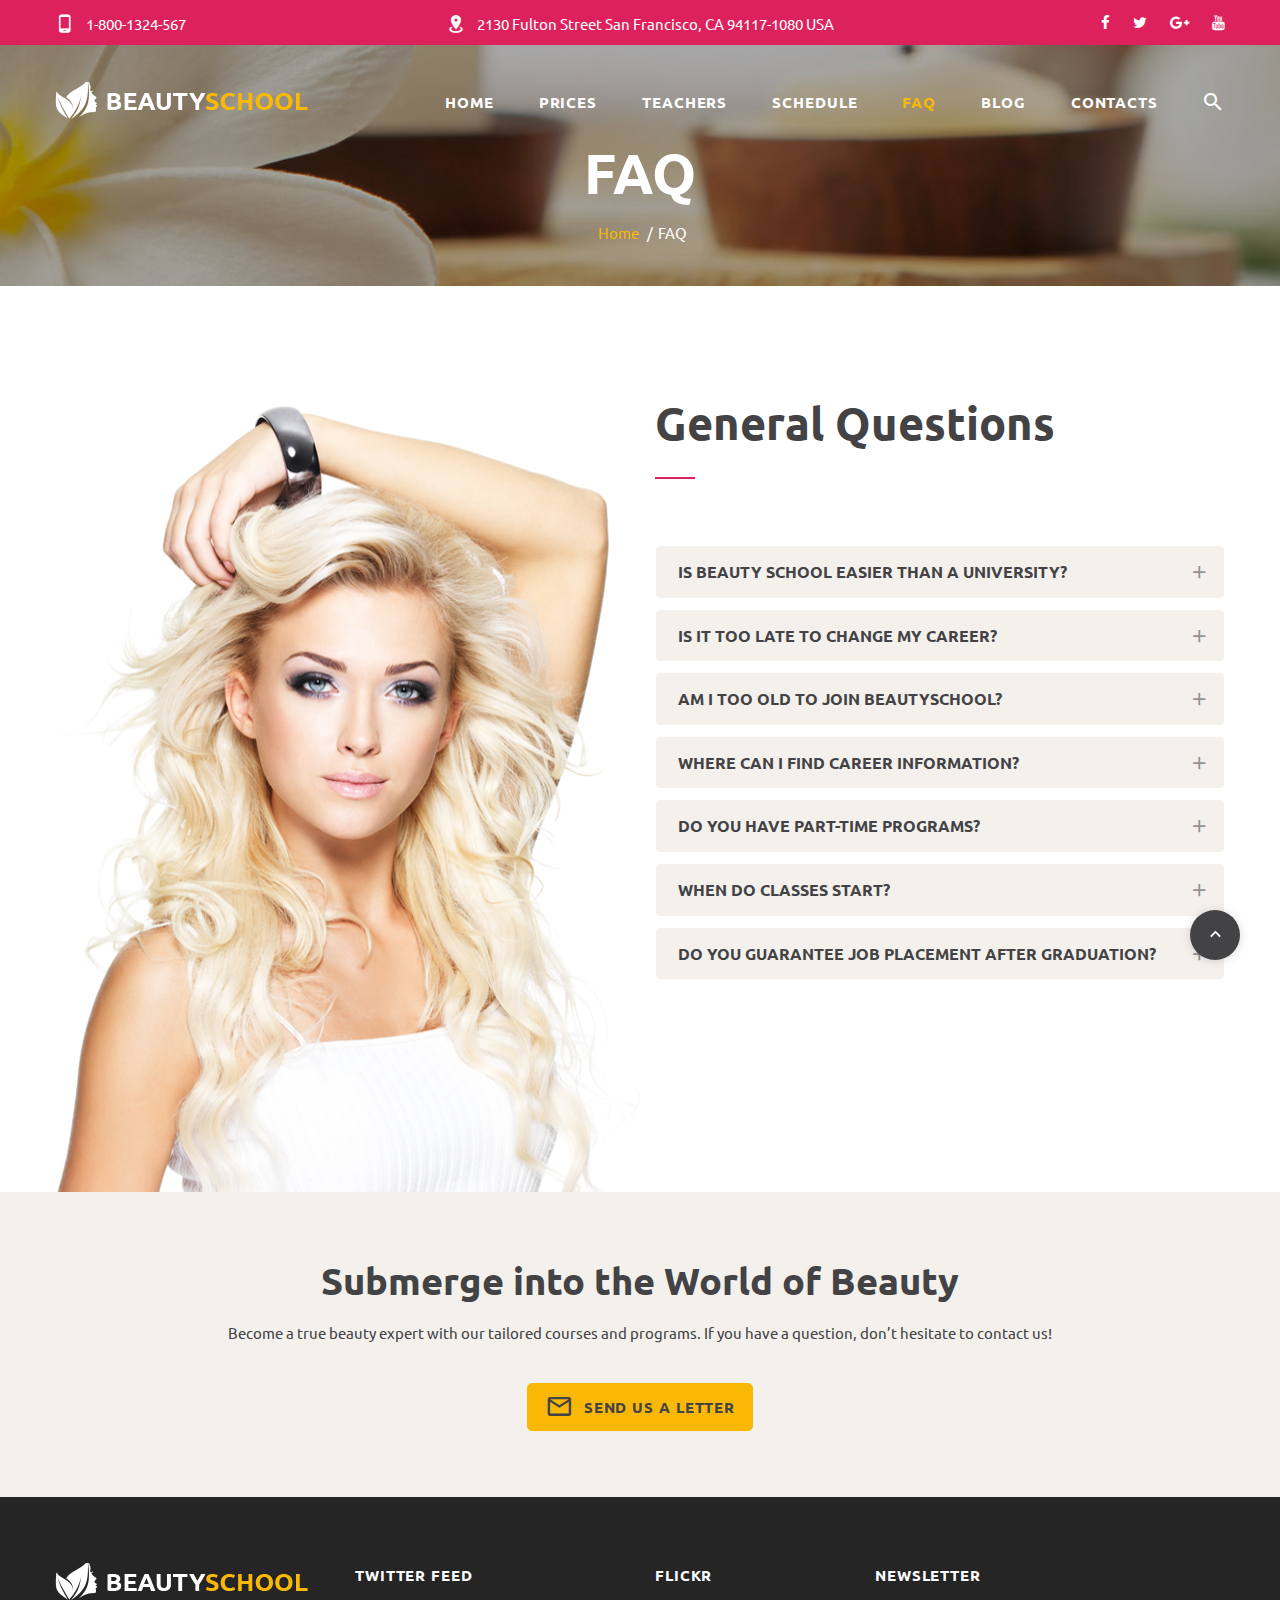
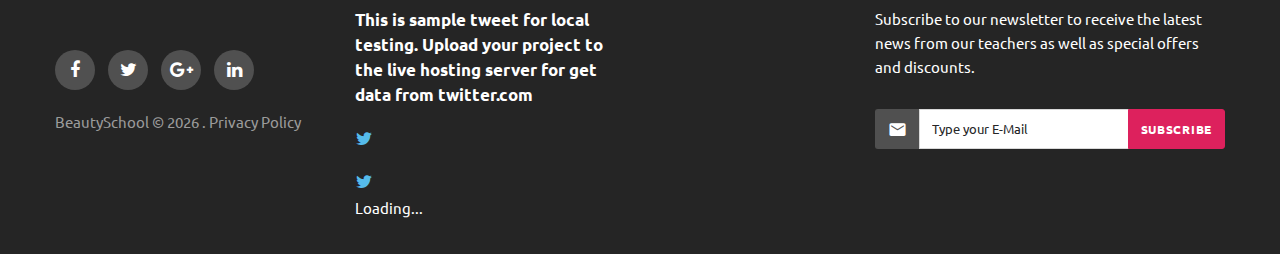
<file: wp-content/themes/i-like-make-up/site/faq.html>
<!DOCTYPE html  >
<html lang="en" class="wide wow-animation smoothscroll scrollTo">
  <head>
    <!-- Site Title-->
    <title>FAQ</title>
    <meta charset="utf-8"/>
    <meta name="format-detection" content="telephone=no"/>
    <meta name="viewport" content="width=device-width, height=device-height, initial-scale=1.0, maximum-scale=1.0, user-scalable=0"/>
    <meta http-equiv="X-UA-Compatible" content="IE=Edge"/>
    <meta name="keywords" content="intense web design multipurpose template"/>
    <meta name="date" content="Dec 26"/>
    <link rel="icon" href="images/favicon.ico" type="image/x-icon"/>
    <!-- Stylesheets-->
    <link rel="stylesheet" type="text/css" href="//fonts.googleapis.com/css?family=Ubuntu:400,400italic,500,700,700italic"/>
    <link rel="stylesheet" href="css/style.css"/>
		<!--[if lt IE 10]>
    <div style="background: #212121; padding: 10px 0; box-shadow: 3px 3px 5px 0 rgba(0,0,0,.3); clear: both; text-align:center; position: relative; z-index:1;"><a href="http://windows.microsoft.com/en-US/internet-explorer/"><img src="images/ie8-panel/warning_bar_0000_us.jpg" border="0" height="42" width="820" alt="You are using an outdated browser. For a faster, safer browsing experience, upgrade for free today."/></a></div>
    <script src="js/html5shiv.min.js"></script>
		<![endif]-->
  </head>
  <body>
    <!-- Page-->
    <div class="page text-center">
      <!-- Page Head-->
      <header class="page-head slider-menu-position">
        <!-- RD Navbar Transparent-->
        <div class="rd-navbar-wrap">
          <nav data-md-device-layout="rd-navbar-fixed" data-lg-device-layout="rd-navbar-static" class="rd-navbar container rd-navbar-floated rd-navbar-dark" data-lg-auto-height="true" data-md-layout="rd-navbar-fixed" data-lg-layout="rd-navbar-static" data-lg-stick-up="true">
            <div class="rd-navbar-inner">
              <!-- RD Navbar Top Panel-->
              <div class="rd-navbar-top-panel context-dark bg-danger">
                <div class="left-side">
                  <address class="contact-info text-left"><a href="callto:#"><span class="icon mdi mdi-cellphone-android"></span><span class="text-middle">1-800-1324-567</span></a></address>
                </div>
                <div class="center">
                  <address class="contact-info text-left"><a href="#"><span class="icon mdi mdi-map-marker-radius"></span><span class="text-middle">2130 Fulton Street San Francisco, CA 94117-1080 USA</span></a></address>
                </div>
                <div class="right-side">
                  <ul class="list-inline list-inline-sm">
                    <li><a href="#" class="fa fa-facebook"></a></li>
                    <li><a href="#" class="fa fa-twitter"></a></li>
                    <li><a href="#" class="fa fa-google-plus"></a></li>
                    <li><a href="#" class="fa fa-youtube"></a></li>
                  </ul>
                </div>
              </div>
              <!-- RD Navbar Panel -->
              <div class="rd-navbar-panel">
                <!-- RD Navbar Toggle-->
                <button data-rd-navbar-toggle=".rd-navbar, .rd-navbar-nav-wrap" class="rd-navbar-toggle"><span></span></button>
                <!-- RD Navbar Top Panel Toggle-->
                <button data-rd-navbar-toggle=".rd-navbar, .rd-navbar-top-panel" class="rd-navbar-top-panel-toggle"><span></span></button>
                <!--Navbar Brand-->
                <div class="rd-navbar-brand"><a href="index.html"><img width='253' height='37' src='images/logo.png' alt=''/></a></div>
              </div>
              <div class="rd-navbar-menu-wrap">
                <div class="rd-navbar-nav-wrap">
                  <div class="rd-navbar-mobile-scroll">
                    <!--Navbar Brand Mobile-->
                    <div class="rd-navbar-mobile-brand"><a href="index.html"><img width='253' height='37' src='images/logo.png' alt=''/></a></div>
                    <div class="form-search-wrap">
                      <!-- RD Search Form-->
                      <form action="search-results.html" method="GET" class="form-search rd-search">
                        <div class="form-group">
                          <label for="rd-navbar-form-search-widget" class="form-label form-search-label form-label-sm">Search</label>
                          <input id="rd-navbar-form-search-widget" type="text" name="s" autocomplete="off" class="form-search-input input-sm form-control form-control-gray-lightest input-sm"/>
                        </div>
                        <button type="submit" class="form-search-submit"><span class="mdi mdi-magnify"></span></button>
                      </form>
                    </div>
                    <!-- RD Navbar Nav-->
                    <ul class="rd-navbar-nav">
                      <li><a href="index.html"><span>Home</span></a>
                      </li>
                      <li><a href="prices.html"><span>Prices</span></a>
                      </li>
                      <li><a href="teachers.html"><span>Teachers</span></a>
                        <ul class="rd-navbar-dropdown">
                          <li><a href="about-teacher.html"><span class="text-middle">About Teacher</span></a>
                          </li>
                        </ul>
                      </li>
                      <li><a href="schedule.html"><span>Schedule</span></a>
                      </li>
                      <li class="active"><a href="faq.html"><span>FAQ</span></a>
                      </li>
                      <li><a href="blog.html"><span>Blog</span></a>
                        <ul class="rd-navbar-dropdown">
                          <li><a href="blog-post.html"><span class="text-middle">Blog Post</span></a>
                          </li>
                        </ul>
                      </li>
                      <li><a href="contacts.html"><span>Contacts</span></a>
                      </li>
                    </ul>
                  </div>
                </div>
                <!--RD Navbar Search-->
                <div class="rd-navbar-search rd-navbar-search-top-panel"><a data-rd-navbar-toggle=".rd-navbar-inner,.rd-navbar-search" href="#" class="rd-navbar-search-toggle mdi"><span></span></a>
                  <form action="search-results.html" method="GET" class="rd-navbar-search-form search-form-icon-right rd-search">
                    <div class="form-group">
                      <label for="rd-navbar-search-form-input" class="form-label">Type and hit enter...</label>
                      <input id="rd-navbar-search-form-input" type="text" name="s" autocomplete="off" class="rd-navbar-search-form-input form-control form-control-gray-lightest"/>
                    </div>
                    <div id="rd-search-results-live" class="rd-search-results-live">   </div>
                  </form>
                </div>
              </div>
            </div>
          </nav>
        </div>
        <div class="context-dark">
          <!-- Modern Breadcrumbs-->
          <section style="background: url('images/background-04-1920x750.jpg') center no-repeat; background-size: cover; " class="breadcrumb-modern bg-gray-darkest">
            <div class="shell section-top-98 section-bottom-34 section-md-bottom-66 section-md-98 section-lg-top-110 section-lg-bottom-41">
              <h2 class="veil reveal-md-block offset-top-30"><span class="big">FAQ</span></h2>
              <ul class="list-inline list-inline-dashed">
                <li><a href="index.html">Home</a></li>
                <li>FAQ
                </li>
              </ul>
            </div>
          </section>
        </div>
      </header>
      <!-- Page Contents-->
      <main class="page-content">
        <section class="section-66 section-sm-top-110 section-lg-bottom-0">
          <div class="shell">
            <div class="range range-xs-center">
              <div class="cell-lg-6"><img src="images/faq-01-592x796.png" width="592" height="796" alt="" class="veil reveal-lg-inline-block"/></div>
              <div class="cell-sm-9 cell-lg-6 offset-top-0">
                <h1 class="text-darker text-lg-left">General Questions</h1>
                <hr class="divider bg-red hr-lg-left-0"/>
                <div class="offset-top-41 offset-lg-top-66">
                  <!-- Bootstrap Accordion-->
                  <div role="tablist" aria-multiselectable="true" id="accordion-1" class="panel-group accordion offset-top-0 text-left">
                    <div class="panel">
                      <div role="tab" id="headingOne" class="panel-heading panel-lilac">
                        <div class="panel-title"><a role="button" data-toggle="collapse" data-parent="#accordion-1" href="#collapseOne" aria-expanded="true" class="collapsed">Is beauty school easier than a university?</a></div>
                      </div>
                      <div role="tabpanel" aria-labelledby="headingOne" id="collapseOne" class="panel-collapse collapse">
                        <div class="panel-body">Beauty school may come easy to you because you are passionate about learning all things beauty. You will be expected to learn theory and best practices from the in-class lecture of your cosmetology instructors, read your cosmetology textbooks, and study the things you learn in class.
                        </div>
                      </div>
                    </div>
                    <div class="panel">
                      <div role="tab" id="headingTwo" class="panel-heading panel-lilac">
                        <div class="panel-title"><a role="button" data-toggle="collapse" data-parent="#accordion-1" href="#collapseTwo" aria-expanded="true" class="collapsed">is it too late to change my career?</a></div>
                      </div>
                      <div role="tabpanel" aria-labelledby="headingTwo" id="collapseTwo" class="panel-collapse collapse">
                        <div class="panel-body">Most certainly not! It is never too late for a mid-life career change to switch to cosmetology, esthetics or another beauty-related field. If you have a passion for beauty and you know it is time for a change, then a cosmetology career may be for you. In fact, many of your existing skills might even be well-suited to use in your cosmetology career.
                        </div>
                      </div>
                    </div>
                    <div class="panel">
                      <div role="tab" id="headingThree" class="panel-heading panel-lilac">
                        <div class="panel-title"><a role="button" data-toggle="collapse" data-parent="#accordion-1" href="#collapseThree" aria-expanded="true" class="collapsed">Am I too old to join BEAUTYSCHOOL?</a></div>
                      </div>
                      <div role="tabpanel" aria-labelledby="headingThree" id="collapseThree" class="panel-collapse collapse">
                        <div class="panel-body">You are absolutely not &quot;too old&quot; for cosmetology school, at any age. In fact, we find that nearly 75% of our applicants are not fresh out of high school. Many of us decide on cosmetology after trying a career that wasnt right for us, or after taking time away from the working world to raise a family. If your passion is beauty, cosmetology or esthetics, then there is no time like the present to enroll in cosmetology school and begin a new career in beauty.
                        </div>
                      </div>
                    </div>
                    <div class="panel">
                      <div role="tab" id="headingFour" class="panel-heading panel-lilac">
                        <div class="panel-title"><a role="button" data-toggle="collapse" data-parent="#accordion-1" href="#collapseFour" aria-expanded="true" class="collapsed">where can I find career information?</a></div>
                      </div>
                      <div role="tabpanel" aria-labelledby="headingFour" id="collapseFour" class="panel-collapse collapse">
                        <div class="panel-body">We have many resources available on our website to help you get the cosmetology information you need. We have cosmetology career information on a number of different paths in the beauty business. We have information on your career options after attending beauty school, job placement services, job demand and professional organizations in the business to help you establish your career.
                        </div>
                      </div>
                    </div>
                    <div class="panel">
                      <div role="tab" id="headingFive" class="panel-heading panel-lilac">
                        <div class="panel-title"><a role="button" data-toggle="collapse" data-parent="#accordion-1" href="#collapseFive" aria-expanded="true" class="collapsed">do you have part-time programs?</a></div>
                      </div>
                      <div role="tabpanel" aria-labelledby="headingFive" id="collapseFive" class="panel-collapse collapse">
                        <div class="panel-body">Participating locations offer 3-day cosmetology programs that start every other month. Contact your local BeautySchool for details and availability.
                        </div>
                      </div>
                    </div>
                    <div class="panel">
                      <div role="tab" id="headingSix" class="panel-heading panel-lilac">
                        <div class="panel-title"><a role="button" data-toggle="collapse" data-parent="#accordion-1" href="#collapseSix" aria-expanded="true" class="collapsed">When do classes start?</a></div>
                      </div>
                      <div role="tabpanel" aria-labelledby="headingSix" id="collapseSix" class="panel-collapse collapse">
                        <div class="panel-body">New classes start on the first Tuesday of every month. This means that as soon as your enrollment process is complete, you can look forward to starting your cosmetology program in less than a month. Take your first step by finding the nearest BeautySchool in your area.
                        </div>
                      </div>
                    </div>
                    <div class="panel">
                      <div role="tab" id="headingSeven" class="panel-heading panel-lilac">
                        <div class="panel-title"><a role="button" data-toggle="collapse" data-parent="#accordion-1" href="#collapseSeven" aria-expanded="true" class="collapsed">do you guarantee job placement after graduation?</a></div>
                      </div>
                      <div role="tabpanel" aria-labelledby="headingSeven" id="collapseSeven" class="panel-collapse collapse">
                        <div class="panel-body">We will offer you and your fellow beauty school graduates career services to help find employment opportunities. While we cannot guarantee job placement, our school maintains impressive placement rates thanks to our high educational standards and the talented students we attract.
                        </div>
                      </div>
                    </div>
                  </div>
                </div>
              </div>
            </div>
          </div>
        </section>
        <!-- First Workout - Free-->
        <section class="section-66 bg-lilac">
          <div class="shell">
            <h2 class="text-darker">Submerge into the World of Beauty</h2>
            <p>Become a true beauty expert with our tailored courses and programs. If you have a question, don’t hesitate to contact us!</p><a href="contacts.html" class="btn btn-primary btn-icon btn-icon-left offset-top-20 text-darker"><span class="icon mdi mdi-email-outline"></span>Send us a letter</a>
          </div>
        </section>
      </main>
      <!-- Page Footer-->
      <footer class="section-relative section-top-66 section-bottom-34 page-footer bg-gray-base context-dark">
        <div class="shell">
          <div class="range range-sm-center text-lg-left">
            <div class="cell-sm-12">
              <div class="range range-xs-center">
                <div class="cell-xs-10 cell-sm-3 text-left cell-sm-push-4 cell-sm-10 cell-lg-3 offset-sm-top-50 offset-lg-top-0 cell-lg-push-2">
                  <!-- Twitter Feed-->
                  <p class="text-uppercase text-spacing-60 text-bold text-center text-lg-left">Twitter Feed</p>
                  <div class="offset-top-20">
                          <div data-twitter-username="templatemonster" data-twitter-date-hours=" hours ago" data-twitter-date-minutes=" minutes ago" class="twitter">
                            <div data-twitter-type="tweet" class="twitter-sm">
                              <div class="twitter-date text-dark small"><span class="icon icon-xxs mdi mdi-twitter text-middle"></span> <span data-date="text" class="text-middle"></span>
                              </div>
                              <div data-tweet="text" class="twitter-text"></div>
                              <div data-screen_name="text" class="twitter-name text-bold big"></div>
                            </div>
                            <div data-twitter-type="tweet" class="twitter-sm">
                              <div class="twitter-date text-dark small"><span class="icon icon-xxs mdi mdi-twitter text-middle"></span> <span data-date="text" class="text-middle"></span>
                              </div>
                              <div data-tweet="text" class="twitter-text"></div>
                              <div data-screen_name="text" class="twitter-name text-bold big"></div>
                            </div>
                          </div>
                  </div>
                </div>
                <div class="cell-xs-10 cell-sm-3 offset-top-66 cell-sm-push-3 cell-sm-10 cell-lg-2 offset-lg-top-0 cell-lg-push-3">
                  <!-- Flickr Feed-->
                  <p class="text-uppercase text-spacing-60 text-bold">Flickr</p>
                  <div class="offset-top-24">
                          <div data-photo-swipe="gallery" data-flickr-tags="tm55107" class="group-xs flickr widget-flickrfeed"><a data-photo-swipe-item="" href="" data-image_c="href" data-size="800x800" data-type="flickr-item" class="flickr-item thumbnail-classic"><img width="82" height="82" data-title="alt" src="images/_blank.png" alt="" data-image_q="src"/></a><a data-photo-swipe-item="" href="" data-image_c="href" data-size="800x800" data-type="flickr-item" class="flickr-item thumbnail-classic"><img width="82" height="82" data-title="alt" src="images/_blank.png" alt="" data-image_q="src"/></a><a data-photo-swipe-item="" href="" data-image_c="href" data-size="800x800" data-type="flickr-item" class="flickr-item thumbnail-classic"><img width="82" height="82" data-title="alt" src="images/_blank.png" alt="" data-image_q="src"/></a><a data-photo-swipe-item="" href="" data-image_c="href" data-size="800x800" data-type="flickr-item" class="flickr-item thumbnail-classic"><img width="82" height="82" data-title="alt" src="images/_blank.png" alt="" data-image_q="src"/></a>
                          </div>
                  </div>
                </div>
                <div class="cell-xs-10 cell-sm-3 offset-top-66 cell-sm-push-2 offset-sm-top-0 cell-sm-6 cell-lg-4 cell-lg-push-4">
                  <div class="inset-lg-left-20">
                    <p class="text-uppercase text-spacing-60 text-bold">Newsletter</p>
                    <p class="offset-top-20 text-left">
                      Subscribe to our newsletter to receive the latest 
                      news from our teachers as well as special 
                      offers and discounts.
                    </p>
                    <div class="offset-top-30">
                            <form data-form-output="form-subscribe-footer" data-form-type="subscribe" method="post" action="bat/rd-mailform.php" class="rd-mailform">
                              <div class="form-group">
                                <div class="input-group input-group-sm"><span class="input-group-addon"><span class="input-group-icon mdi mdi-email"></span></span>
                                  <input placeholder="Type your E-Mail" type="email" name="email" data-constraints="@Required @Email" class="form-control"/><span class="input-group-btn">
                                    <button type="submit" class="btn btn-sm btn-danger">Subscribe</button></span>
                                </div>
                              </div>
                              <div id="form-subscribe-footer" class="form-output"></div>
                            </form>
                    </div>
                  </div>
                </div>
                <div class="cell-xs-10 cell-sm-3 offset-top-66 cell-sm-push-1 offset-sm-top-0 cell-sm-6 cell-lg-3 cell-lg-push-1">
                  <!-- Footer brand-->
                  <div class="footer-brand"><a href="index.html"><img width='253' height='37' src='images/logo.png' alt=''/></a></div>
                  <div class="offset-top-50 text-xs-center text-lg-left">
                          <ul class="list-inline">
                            <li><a href="#" class="icon fa fa-facebook icon-xxs icon-circle icon-darkest-filled"></a></li>
                            <li><a href="#" class="icon fa fa-twitter icon-xxs icon-circle icon-darkest-filled"></a></li>
                            <li><a href="#" class="icon fa fa-google-plus icon-xxs icon-circle icon-darkest-filled"></a></li>
                            <li><a href="#" class="icon fa fa-linkedin icon-xxs icon-circle icon-darkest-filled"></a></li>
                          </ul>
                  </div>
                  <p class="text-darker-2 offset-top-20"> BeautySchool &copy; <span id="copyright-year"></span> . <a href="privacy-policy.html">Privacy Policy</a></p>
                </div>
              </div>
            </div>
          </div>
        </div>
      </footer>
    </div>
    <!-- Global Mailform Output-->
    <div id="form-output-global" class="snackbars"></div>
    <!-- PhotoSwipe Gallery-->
    <div tabindex="-1" role="dialog" aria-hidden="true" class="pswp">
      <div class="pswp__bg"></div>
      <div class="pswp__scroll-wrap">
        <div class="pswp__container">
          <div class="pswp__item"></div>
          <div class="pswp__item"></div>
          <div class="pswp__item"></div>
        </div>
        <div class="pswp__ui pswp__ui--hidden">
          <div class="pswp__top-bar">
            <div class="pswp__counter"></div>
            <button title="Close (Esc)" class="pswp__button pswp__button--close"></button>
            <button title="Share" class="pswp__button pswp__button--share"></button>
            <button title="Toggle fullscreen" class="pswp__button pswp__button--fs"></button>
            <button title="Zoom in/out" class="pswp__button pswp__button--zoom"></button>
            <div class="pswp__preloader">
              <div class="pswp__preloader__icn">
                <div class="pswp__preloader__cut">
                  <div class="pswp__preloader__donut"></div>
                </div>
              </div>
            </div>
          </div>
          <div class="pswp__share-modal pswp__share-modal--hidden pswp__single-tap">
            <div class="pswp__share-tooltip"></div>
          </div>
          <button title="Previous (arrow left)" class="pswp__button pswp__button--arrow--left"></button>
          <button title="Next (arrow right)" class="pswp__button pswp__button--arrow--right"></button>
          <div class="pswp__caption">
            <div class="pswp__caption__center"></div>
          </div>
        </div>
      </div>
    </div>
    <!-- Java script-->
    <script src="js/core.min.js"></script>
    <script src="js/script.js"></script>
  </body>
</html>
</file>
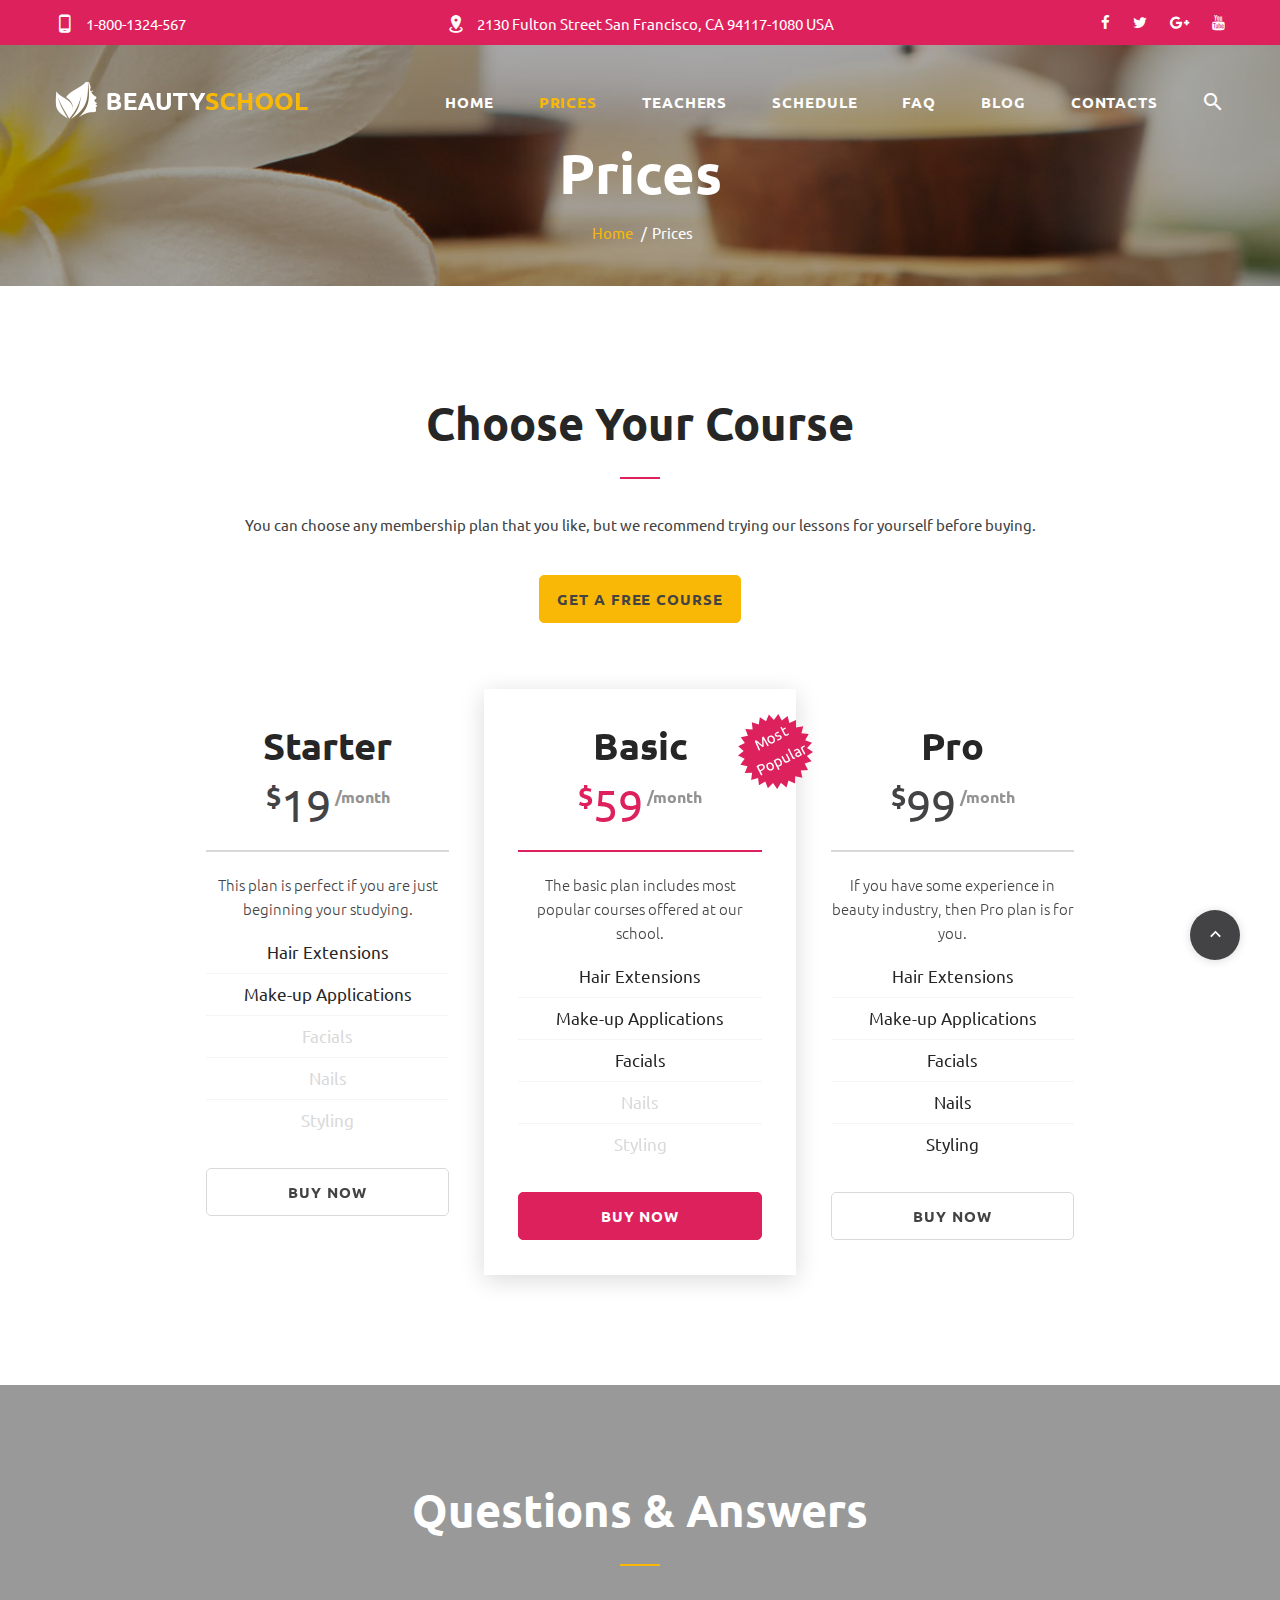
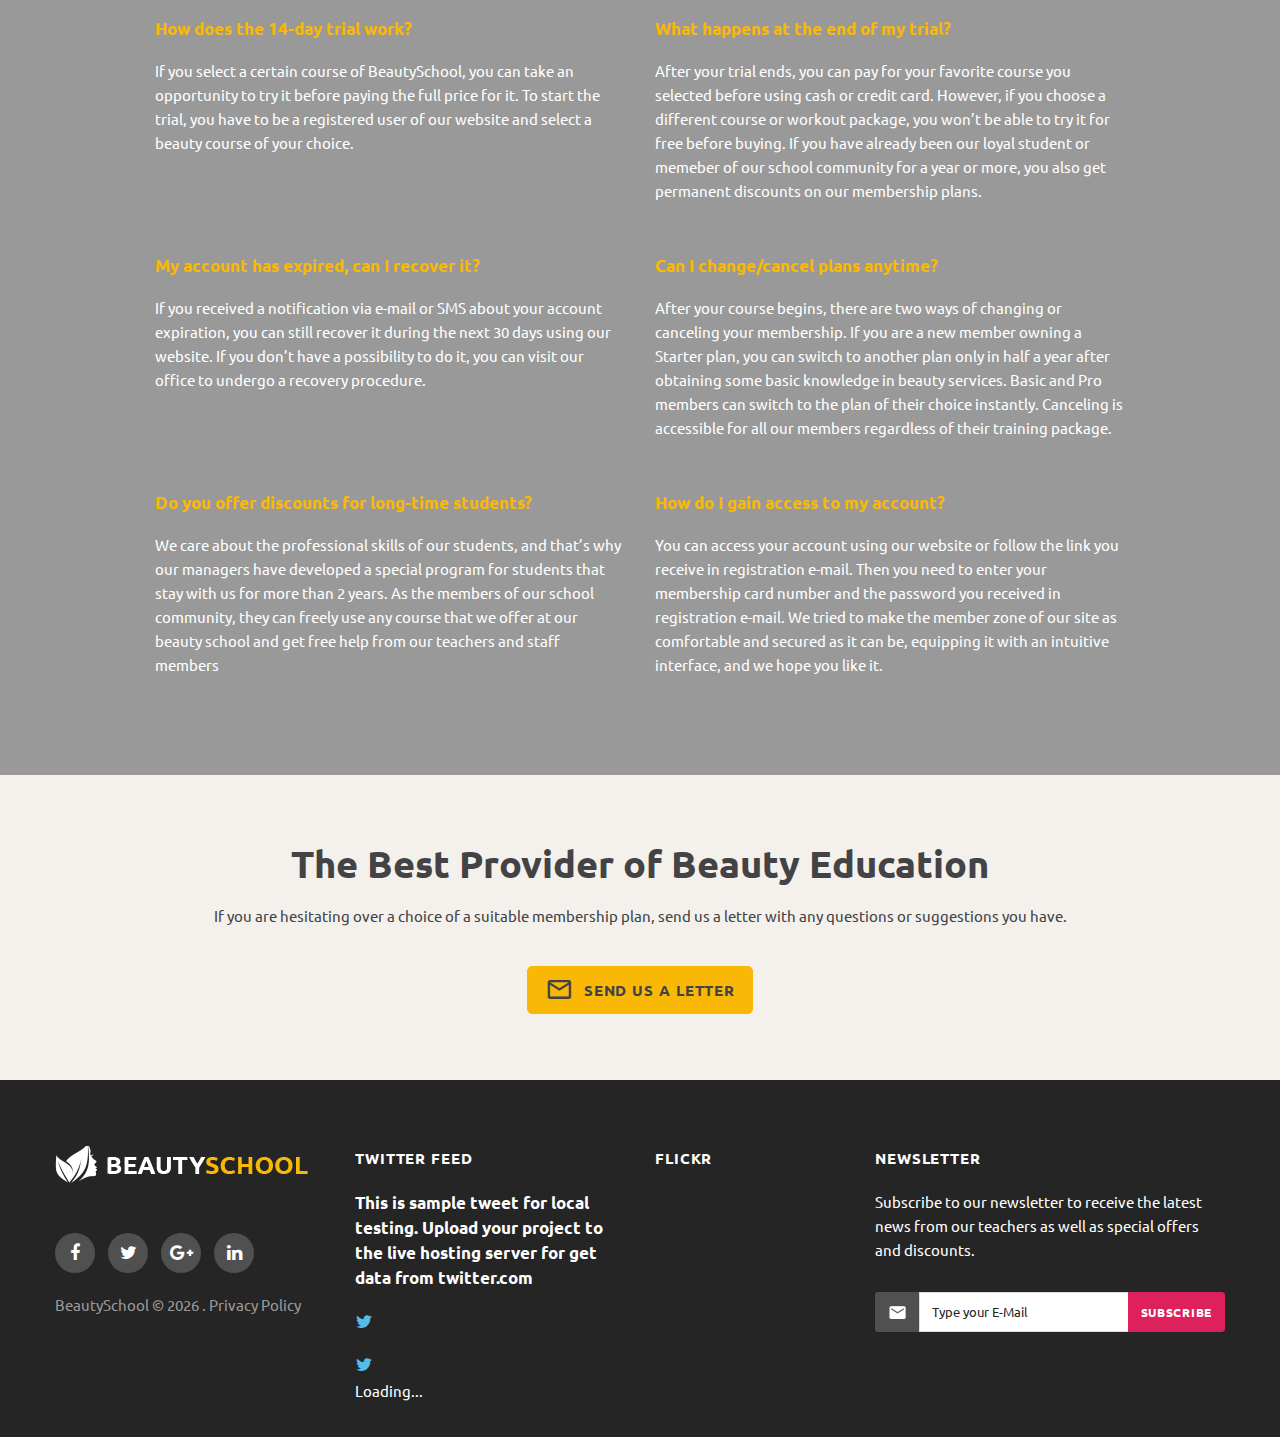
<file: wp-content/themes/i-like-make-up/site/prices.html>
<!DOCTYPE html  >
<html lang="en" class="wide wow-animation smoothscroll scrollTo">
  <head>
    <!-- Site Title-->
    <title>Prices</title>
    <meta charset="utf-8"/>
    <meta name="format-detection" content="telephone=no"/>
    <meta name="viewport" content="width=device-width, height=device-height, initial-scale=1.0, maximum-scale=1.0, user-scalable=0"/>
    <meta http-equiv="X-UA-Compatible" content="IE=Edge"/>
    <meta name="keywords" content="intense web design multipurpose template"/>
    <meta name="date" content="Dec 26"/>
    <link rel="icon" href="images/favicon.ico" type="image/x-icon"/>
    <!-- Stylesheets-->
    <link rel="stylesheet" type="text/css" href="//fonts.googleapis.com/css?family=Ubuntu:400,400italic,500,700,700italic"/>
    <link rel="stylesheet" href="css/style.css"/>
		<!--[if lt IE 10]>
    <div style="background: #212121; padding: 10px 0; box-shadow: 3px 3px 5px 0 rgba(0,0,0,.3); clear: both; text-align:center; position: relative; z-index:1;"><a href="http://windows.microsoft.com/en-US/internet-explorer/"><img src="images/ie8-panel/warning_bar_0000_us.jpg" border="0" height="42" width="820" alt="You are using an outdated browser. For a faster, safer browsing experience, upgrade for free today."/></a></div>
    <script src="js/html5shiv.min.js"></script>
		<![endif]-->
  </head>
  <body>
    <!-- Page-->
    <div class="page text-center">
      <!-- Page Head-->
      <header class="page-head slider-menu-position">
        <!-- RD Navbar Transparent-->
        <div class="rd-navbar-wrap">
          <nav data-md-device-layout="rd-navbar-fixed" data-lg-device-layout="rd-navbar-static" class="rd-navbar container rd-navbar-floated rd-navbar-dark" data-lg-auto-height="true" data-md-layout="rd-navbar-fixed" data-lg-layout="rd-navbar-static" data-lg-stick-up="true">
            <div class="rd-navbar-inner">
              <!-- RD Navbar Top Panel-->
              <div class="rd-navbar-top-panel context-dark bg-danger">
                <div class="left-side">
                  <address class="contact-info text-left"><a href="callto:#"><span class="icon mdi mdi-cellphone-android"></span><span class="text-middle">1-800-1324-567</span></a></address>
                </div>
                <div class="center">
                  <address class="contact-info text-left"><a href="#"><span class="icon mdi mdi-map-marker-radius"></span><span class="text-middle">2130 Fulton Street San Francisco, CA 94117-1080 USA</span></a></address>
                </div>
                <div class="right-side">
                  <ul class="list-inline list-inline-sm">
                    <li><a href="#" class="fa fa-facebook"></a></li>
                    <li><a href="#" class="fa fa-twitter"></a></li>
                    <li><a href="#" class="fa fa-google-plus"></a></li>
                    <li><a href="#" class="fa fa-youtube"></a></li>
                  </ul>
                </div>
              </div>
              <!-- RD Navbar Panel -->
              <div class="rd-navbar-panel">
                <!-- RD Navbar Toggle-->
                <button data-rd-navbar-toggle=".rd-navbar, .rd-navbar-nav-wrap" class="rd-navbar-toggle"><span></span></button>
                <!-- RD Navbar Top Panel Toggle-->
                <button data-rd-navbar-toggle=".rd-navbar, .rd-navbar-top-panel" class="rd-navbar-top-panel-toggle"><span></span></button>
                <!--Navbar Brand-->
                <div class="rd-navbar-brand"><a href="index.html"><img width='253' height='37' src='images/logo.png' alt=''/></a></div>
              </div>
              <div class="rd-navbar-menu-wrap">
                <div class="rd-navbar-nav-wrap">
                  <div class="rd-navbar-mobile-scroll">
                    <!--Navbar Brand Mobile-->
                    <div class="rd-navbar-mobile-brand"><a href="index.html"><img width='253' height='37' src='images/logo.png' alt=''/></a></div>
                    <div class="form-search-wrap">
                      <!-- RD Search Form-->
                      <form action="search-results.html" method="GET" class="form-search rd-search">
                        <div class="form-group">
                          <label for="rd-navbar-form-search-widget" class="form-label form-search-label form-label-sm">Search</label>
                          <input id="rd-navbar-form-search-widget" type="text" name="s" autocomplete="off" class="form-search-input input-sm form-control form-control-gray-lightest input-sm"/>
                        </div>
                        <button type="submit" class="form-search-submit"><span class="mdi mdi-magnify"></span></button>
                      </form>
                    </div>
                    <!-- RD Navbar Nav-->
                    <ul class="rd-navbar-nav">
                      <li><a href="index.html"><span>Home</span></a>
                      </li>
                      <li class="active"><a href="prices.html"><span>Prices</span></a>
                      </li>
                      <li><a href="teachers.html"><span>Teachers</span></a>
                        <ul class="rd-navbar-dropdown">
                          <li><a href="about-teacher.html"><span class="text-middle">About Teacher</span></a>
                          </li>
                        </ul>
                      </li>
                      <li><a href="schedule.html"><span>Schedule</span></a>
                      </li>
                      <li><a href="faq.html"><span>FAQ</span></a>
                      </li>
                      <li><a href="blog.html"><span>Blog</span></a>
                        <ul class="rd-navbar-dropdown">
                          <li><a href="blog-post.html"><span class="text-middle">Blog Post</span></a>
                          </li>
                        </ul>
                      </li>
                      <li><a href="contacts.html"><span>Contacts</span></a>
                      </li>
                    </ul>
                  </div>
                </div>
                <!--RD Navbar Search-->
                <div class="rd-navbar-search rd-navbar-search-top-panel"><a data-rd-navbar-toggle=".rd-navbar-inner,.rd-navbar-search" href="#" class="rd-navbar-search-toggle mdi"><span></span></a>
                  <form action="search-results.html" method="GET" class="rd-navbar-search-form search-form-icon-right rd-search">
                    <div class="form-group">
                      <label for="rd-navbar-search-form-input" class="form-label">Type and hit enter...</label>
                      <input id="rd-navbar-search-form-input" type="text" name="s" autocomplete="off" class="rd-navbar-search-form-input form-control form-control-gray-lightest"/>
                    </div>
                    <div id="rd-search-results-live" class="rd-search-results-live">   </div>
                  </form>
                </div>
              </div>
            </div>
          </nav>
        </div>
        <div class="context-dark">
          <!-- Modern Breadcrumbs-->
          <section style="background: url('images/background-04-1920x750.jpg') center no-repeat; background-size: cover; " class="breadcrumb-modern bg-gray-darkest">
            <div class="shell section-top-98 section-bottom-34 section-md-bottom-66 section-md-98 section-lg-top-110 section-lg-bottom-41">
              <h2 class="veil reveal-md-block offset-top-30"><span class="big">Prices</span></h2>
              <ul class="list-inline list-inline-dashed">
                <li><a href="index.html">Home</a></li>
                <li>Prices
                </li>
              </ul>
            </div>
          </section>
        </div>
      </header>
      <!-- Page Contents-->
      <main class="page-content">
        <!-- Choose your Plan-->
        <section class="section-98 section-sm-110">
          <div class="shell-fluid">
            <h1>Choose Your Course</h1>
            <hr class="divider bg-red"/>
            <div class="range range-xs-center offset-top-20">
              <div class="cell-xs-9 cell-sm-7 cell-md-12">
                <p>You can choose any membership plan that you like, but we recommend trying our lessons for yourself before buying.</p><a href="#" class="btn btn-primary btn-icon btn-icon-left text-darker offset-top-20">get a free course</a>
              </div>
            </div>
            <div class="range range-condensed range-md-center offset-top-66">
              <div class="cell-xs-8 cell-xs-preffix-2 cell-md-4 cell-md-preffix-0 cell-lg-3 cell-xl-2">
                <!-- Planning Box type 2-->
                <div class="box-planning box-planning-type-2">
                  <div class="box-planning-label">
                    <svg version="1.1" xmlns="http://www.w3.org/2000/svg" xmlns:xlink="http://www.w3.org/1999/xlink" x="0px" y="0px" viewbox="0 0 76.5 76.5" enable-background="new 0 0 76.5 76.5" xml:space="preserve" class="box-planning-svg">
                      <path d="M75.1,48.3L68,50.6l3.4,6.6L64,57.6l1.7,7.3l-7.3-1.4l-0.2,7.5l-6.7-3.2l-2,7.2l-5.7-4.8l-3.8,6.4l-4.3-6.1l-5.2,5.3            l-2.7-7l-6.4,3.8l-0.9-7.4l-7.1,2.1l1-7.4l-7.5,0.3l2.8-6.9l-7.3-1.6l4.4-6L0,42.4l5.8-4.7l-5.6-4.9l6.8-3.1l-4.2-6.1l7.3-1.3            l-2.6-7l7.4,0.5l-0.8-7.4l7.1,2.4l1.1-7.4l6.3,4l2.9-6.9l5.1,5.5L41.1,0l3.6,6.6l5.9-4.6l1.8,7.2l6.8-3l0,7.5l7.4-1.2l-1.9,7.2            l7.4,0.6l-3.6,6.5l7,2.5l-5.1,5.4l6.2,4.1l-6.3,4L75.1,48.3z" class="bg-picton-blue"></path>
                    </svg><span class="text-middle">Most <br> Popular</span>
                  </div>
                  <h2>Starter</h2>
                  <p class="h1 plan-price text-darker"><sup class="big">$</sup><span class="text-regular">19</span><sup class="text-dark"> /month</sup></p>
                  <hr class="divider bg-dark"/>
                  <p class="text-light">This plan is perfect if you are just beginning your studying.</p>
                  <ul class="list-separated list-unstyled">
                    <li><span class="h6 text-regular text-base">Hair Extensions</span></li>
                    <li><span class="h6 text-regular text-base">Make-up Applications</span></li>
                    <li><span class="h6 text-regular text-gray">Facials</span></li>
                    <li><span class="h6 text-regular text-gray">Nails</span></li>
                    <li><span class="h6 text-regular text-gray">Styling</span></li>
                  </ul><a href="#" class="btn btn-block btn-default">Buy now</a>
                </div>
              </div>
              <div class="cell-xs-8 cell-xs-preffix-2 cell-md-4 cell-md-preffix-0 cell-lg-3 cell-xl-2 offset-top-50 offset-md-top-0">
                <!-- Planning Box type 2-->
                <div class="box-planning box-planning-type-2 active">
                  <div class="box-planning-label">
                    <svg version="1.1" xmlns="http://www.w3.org/2000/svg" xmlns:xlink="http://www.w3.org/1999/xlink" x="0px" y="0px" viewbox="0 0 76.5 76.5" enable-background="new 0 0 76.5 76.5" xml:space="preserve" class="box-planning-svg">
                      <path d="M75.1,48.3L68,50.6l3.4,6.6L64,57.6l1.7,7.3l-7.3-1.4l-0.2,7.5l-6.7-3.2l-2,7.2l-5.7-4.8l-3.8,6.4l-4.3-6.1l-5.2,5.3            l-2.7-7l-6.4,3.8l-0.9-7.4l-7.1,2.1l1-7.4l-7.5,0.3l2.8-6.9l-7.3-1.6l4.4-6L0,42.4l5.8-4.7l-5.6-4.9l6.8-3.1l-4.2-6.1l7.3-1.3            l-2.6-7l7.4,0.5l-0.8-7.4l7.1,2.4l1.1-7.4l6.3,4l2.9-6.9l5.1,5.5L41.1,0l3.6,6.6l5.9-4.6l1.8,7.2l6.8-3l0,7.5l7.4-1.2l-1.9,7.2            l7.4,0.6l-3.6,6.5l7,2.5l-5.1,5.4l6.2,4.1l-6.3,4L75.1,48.3z" class="bg-danger"></path>
                    </svg><span class="text-middle">Most <br> Popular</span>
                  </div>
                  <h2>Basic</h2>
                  <p class="h1 plan-price text-danger"><sup class="big">$</sup><span class="text-regular">59</span><sup class="text-dark"> /month</sup></p>
                  <hr class="divider bg-red"/>
                  <p class="text-light">The basic plan includes most popular courses offered at our school.</p>
                  <ul class="list-separated list-unstyled">
                    <li><span class="h6 text-regular text-base">Hair Extensions</span></li>
                    <li><span class="h6 text-regular text-base">Make-up Applications</span></li>
                    <li><span class="h6 text-regular text-base">Facials</span></li>
                    <li><span class="h6 text-regular text-gray">Nails</span></li>
                    <li><span class="h6 text-regular text-gray">Styling</span></li>
                  </ul><a href="#" class="btn btn-block btn-danger">Buy now</a>
                </div>
              </div>
              <div class="cell-xs-8 cell-xs-preffix-2 cell-md-4 cell-md-preffix-0 cell-lg-3 cell-xl-2 offset-top-50 offset-md-top-0">
                <!-- Planning Box type 2-->
                <div class="box-planning box-planning-type-2">
                  <div class="box-planning-label">
                    <svg version="1.1" xmlns="http://www.w3.org/2000/svg" xmlns:xlink="http://www.w3.org/1999/xlink" x="0px" y="0px" viewbox="0 0 76.5 76.5" enable-background="new 0 0 76.5 76.5" xml:space="preserve" class="box-planning-svg">
                      <path d="M75.1,48.3L68,50.6l3.4,6.6L64,57.6l1.7,7.3l-7.3-1.4l-0.2,7.5l-6.7-3.2l-2,7.2l-5.7-4.8l-3.8,6.4l-4.3-6.1l-5.2,5.3            l-2.7-7l-6.4,3.8l-0.9-7.4l-7.1,2.1l1-7.4l-7.5,0.3l2.8-6.9l-7.3-1.6l4.4-6L0,42.4l5.8-4.7l-5.6-4.9l6.8-3.1l-4.2-6.1l7.3-1.3            l-2.6-7l7.4,0.5l-0.8-7.4l7.1,2.4l1.1-7.4l6.3,4l2.9-6.9l5.1,5.5L41.1,0l3.6,6.6l5.9-4.6l1.8,7.2l6.8-3l0,7.5l7.4-1.2l-1.9,7.2            l7.4,0.6l-3.6,6.5l7,2.5l-5.1,5.4l6.2,4.1l-6.3,4L75.1,48.3z" class="bg-picton-blue"></path>
                    </svg><span class="text-middle">Most <br> Popular</span>
                  </div>
                  <h2>Pro</h2>
                  <p class="h1 plan-price text-darker"><sup class="big">$</sup><span class="text-regular">99</span><sup class="text-dark"> /month</sup></p>
                  <hr class="divider bg-dark"/>
                  <p class="text-light">If you have some experience in beauty industry, then Pro plan is for you.</p>
                  <ul class="list-separated list-unstyled">
                    <li><span class="h6 text-regular text-base">Hair Extensions</span></li>
                    <li><span class="h6 text-regular text-base">Make-up Applications</span></li>
                    <li><span class="h6 text-regular text-base">Facials</span></li>
                    <li><span class="h6 text-regular text-base">Nails</span></li>
                    <li><span class="h6 text-regular text-base">Styling</span></li>
                  </ul><a href="#" class="btn btn-block btn-default">Buy now</a>
                </div>
              </div>
            </div>
          </div>
        </section>
        <!-- Questions & Answers-->
        <section style="background-image: url(&quot;images/background-06-1920x850.jpg&quot;); background-position: center; " class="bg-fixed">
          <div class="bg-overlay-gray-darkest-1 context-dark">
            <div class="shell section-98">
              <h1>Questions & Answers</h1>
              <hr class="divider bg-primary"/>
              <div class="range range-xs-center text-sm-left">
                <div class="cell-sm-9 cell-lg-12">
                  <div class="range range-xs-center">
                    <div class="cell-lg-5">
                      <h6 class="text-primary">How does the 14-day trial work?</h6>
                      <p>If you select a certain course of BeautySchool, you can take an opportunity to try it before paying the full price for it. To start the trial, you have to be a registered user of our website and select a beauty course of your choice.</p>
                    </div>
                    <div class="cell-lg-5">
                      <h6 class="text-primary">What happens at the end of my trial?</h6>
                      <p>After your trial ends, you can pay for your favorite course you selected before using cash or credit card. However, if you choose a different course or workout package, you won’t be able to try it for free before buying. If you have already been our loyal student or memeber of our school community for a year or more, you also get permanent discounts on our membership plans.</p>
                    </div>
                    <div class="range-spacer veil reveal-lg-inline-block offset-lg-top-50"></div>
                    <div class="cell-lg-5">
                      <h6 class="text-primary">My account has expired, can I recover it?</h6>
                      <p>If you received a notification via e-mail or SMS about your account expiration, you can still recover it during the next 30 days using our website. If you don’t have a possibility to do it, you can visit our office to undergo a recovery procedure.</p>
                    </div>
                    <div class="cell-lg-5">
                      <h6 class="text-primary">Can I change/cancel plans anytime?</h6>
                      <p>After your course begins, there are two ways of changing or canceling your membership. If you are a new member owning a Starter plan, you can switch to another plan only in half a year after obtaining some basic knowledge in beauty services. Basic and Pro members can switch to the plan of their choice instantly. Canceling is accessible for all our members regardless of their training package.</p>
                    </div>
                    <div class="range-spacer veil reveal-lg-inline-block offset-lg-top-50"></div>
                    <div class="cell-lg-5">
                      <h6 class="text-primary">Do you offer discounts for long-time students?</h6>
                      <p>We care about the professional skills of our students, and that’s why our managers have developed a special program for students that stay with us for more than 2 years. As the members of our school community, they can freely use any course that we offer at our beauty school and get free help from our teachers and staff members</p>
                    </div>
                    <div class="cell-lg-5">
                      <h6 class="text-primary">How do I gain access to my account?</h6>
                      <p>You can access your account using our website or follow the link you receive in registration e-mail. Then you need to enter your membership card number and the password you received in registration e-mail. We tried to make the member zone of our site as comfortable and secured as it can be, equipping it with an intuitive interface, and we hope you like it.</p>
                    </div>
                  </div>
                </div>
              </div>
            </div>
          </div>
        </section>
        <!-- Not Sure Which Plan is Right For You?-->
        <section class="section-66 bg-lilac">
          <div class="shell">
            <h2 class="text-darker">The Best Provider of Beauty Education</h2>
            <p>If you are hesitating over a choice of a suitable membership plan, send us a letter with any questions or suggestions you have.</p><a href="contacts.html" class="btn btn-primary btn-icon btn-icon-left offset-top-20 text-darker"><span class="icon mdi mdi-email-outline"></span>Send us a letter</a>
          </div>
        </section>
      </main>
      <!-- Page Footer-->
      <footer class="section-relative section-top-66 section-bottom-34 page-footer bg-gray-base context-dark">
        <div class="shell">
          <div class="range range-sm-center text-lg-left">
            <div class="cell-sm-12">
              <div class="range range-xs-center">
                <div class="cell-xs-10 cell-sm-3 text-left cell-sm-push-4 cell-sm-10 cell-lg-3 offset-sm-top-50 offset-lg-top-0 cell-lg-push-2">
                  <!-- Twitter Feed-->
                  <p class="text-uppercase text-spacing-60 text-bold text-center text-lg-left">Twitter Feed</p>
                  <div class="offset-top-20">
                          <div data-twitter-username="templatemonster" data-twitter-date-hours=" hours ago" data-twitter-date-minutes=" minutes ago" class="twitter">
                            <div data-twitter-type="tweet" class="twitter-sm">
                              <div class="twitter-date text-dark small"><span class="icon icon-xxs mdi mdi-twitter text-middle"></span> <span data-date="text" class="text-middle"></span>
                              </div>
                              <div data-tweet="text" class="twitter-text"></div>
                              <div data-screen_name="text" class="twitter-name text-bold big"></div>
                            </div>
                            <div data-twitter-type="tweet" class="twitter-sm">
                              <div class="twitter-date text-dark small"><span class="icon icon-xxs mdi mdi-twitter text-middle"></span> <span data-date="text" class="text-middle"></span>
                              </div>
                              <div data-tweet="text" class="twitter-text"></div>
                              <div data-screen_name="text" class="twitter-name text-bold big"></div>
                            </div>
                          </div>
                  </div>
                </div>
                <div class="cell-xs-10 cell-sm-3 offset-top-66 cell-sm-push-3 cell-sm-10 cell-lg-2 offset-lg-top-0 cell-lg-push-3">
                  <!-- Flickr Feed-->
                  <p class="text-uppercase text-spacing-60 text-bold">Flickr</p>
                  <div class="offset-top-24">
                          <div data-photo-swipe="gallery" data-flickr-tags="tm55107" class="group-xs flickr widget-flickrfeed"><a data-photo-swipe-item="" href="" data-image_c="href" data-size="800x800" data-type="flickr-item" class="flickr-item thumbnail-classic"><img width="82" height="82" data-title="alt" src="images/_blank.png" alt="" data-image_q="src"/></a><a data-photo-swipe-item="" href="" data-image_c="href" data-size="800x800" data-type="flickr-item" class="flickr-item thumbnail-classic"><img width="82" height="82" data-title="alt" src="images/_blank.png" alt="" data-image_q="src"/></a><a data-photo-swipe-item="" href="" data-image_c="href" data-size="800x800" data-type="flickr-item" class="flickr-item thumbnail-classic"><img width="82" height="82" data-title="alt" src="images/_blank.png" alt="" data-image_q="src"/></a><a data-photo-swipe-item="" href="" data-image_c="href" data-size="800x800" data-type="flickr-item" class="flickr-item thumbnail-classic"><img width="82" height="82" data-title="alt" src="images/_blank.png" alt="" data-image_q="src"/></a>
                          </div>
                  </div>
                </div>
                <div class="cell-xs-10 cell-sm-3 offset-top-66 cell-sm-push-2 offset-sm-top-0 cell-sm-6 cell-lg-4 cell-lg-push-4">
                  <div class="inset-lg-left-20">
                    <p class="text-uppercase text-spacing-60 text-bold">Newsletter</p>
                    <p class="offset-top-20 text-left">
                      Subscribe to our newsletter to receive the latest 
                      news from our teachers as well as special 
                      offers and discounts.
                    </p>
                    <div class="offset-top-30">
                            <form data-form-output="form-subscribe-footer" data-form-type="subscribe" method="post" action="bat/rd-mailform.php" class="rd-mailform">
                              <div class="form-group">
                                <div class="input-group input-group-sm"><span class="input-group-addon"><span class="input-group-icon mdi mdi-email"></span></span>
                                  <input placeholder="Type your E-Mail" type="email" name="email" data-constraints="@Required @Email" class="form-control"/><span class="input-group-btn">
                                    <button type="submit" class="btn btn-sm btn-danger">Subscribe</button></span>
                                </div>
                              </div>
                              <div id="form-subscribe-footer" class="form-output"></div>
                            </form>
                    </div>
                  </div>
                </div>
                <div class="cell-xs-10 cell-sm-3 offset-top-66 cell-sm-push-1 offset-sm-top-0 cell-sm-6 cell-lg-3 cell-lg-push-1">
                  <!-- Footer brand-->
                  <div class="footer-brand"><a href="index.html"><img width='253' height='37' src='images/logo.png' alt=''/></a></div>
                  <div class="offset-top-50 text-xs-center text-lg-left">
                          <ul class="list-inline">
                            <li><a href="#" class="icon fa fa-facebook icon-xxs icon-circle icon-darkest-filled"></a></li>
                            <li><a href="#" class="icon fa fa-twitter icon-xxs icon-circle icon-darkest-filled"></a></li>
                            <li><a href="#" class="icon fa fa-google-plus icon-xxs icon-circle icon-darkest-filled"></a></li>
                            <li><a href="#" class="icon fa fa-linkedin icon-xxs icon-circle icon-darkest-filled"></a></li>
                          </ul>
                  </div>
                  <p class="text-darker-2 offset-top-20"> BeautySchool &copy; <span id="copyright-year"></span> . <a href="privacy-policy.html">Privacy Policy</a></p>
                </div>
              </div>
            </div>
          </div>
        </div>
      </footer>
    </div>
    <!-- Global Mailform Output-->
    <div id="form-output-global" class="snackbars"></div>
    <!-- PhotoSwipe Gallery-->
    <div tabindex="-1" role="dialog" aria-hidden="true" class="pswp">
      <div class="pswp__bg"></div>
      <div class="pswp__scroll-wrap">
        <div class="pswp__container">
          <div class="pswp__item"></div>
          <div class="pswp__item"></div>
          <div class="pswp__item"></div>
        </div>
        <div class="pswp__ui pswp__ui--hidden">
          <div class="pswp__top-bar">
            <div class="pswp__counter"></div>
            <button title="Close (Esc)" class="pswp__button pswp__button--close"></button>
            <button title="Share" class="pswp__button pswp__button--share"></button>
            <button title="Toggle fullscreen" class="pswp__button pswp__button--fs"></button>
            <button title="Zoom in/out" class="pswp__button pswp__button--zoom"></button>
            <div class="pswp__preloader">
              <div class="pswp__preloader__icn">
                <div class="pswp__preloader__cut">
                  <div class="pswp__preloader__donut"></div>
                </div>
              </div>
            </div>
          </div>
          <div class="pswp__share-modal pswp__share-modal--hidden pswp__single-tap">
            <div class="pswp__share-tooltip"></div>
          </div>
          <button title="Previous (arrow left)" class="pswp__button pswp__button--arrow--left"></button>
          <button title="Next (arrow right)" class="pswp__button pswp__button--arrow--right"></button>
          <div class="pswp__caption">
            <div class="pswp__caption__center"></div>
          </div>
        </div>
      </div>
    </div>
    <!-- Java script-->
    <script src="js/core.min.js"></script>
    <script src="js/script.js"></script>
  </body>
</html>
</file>
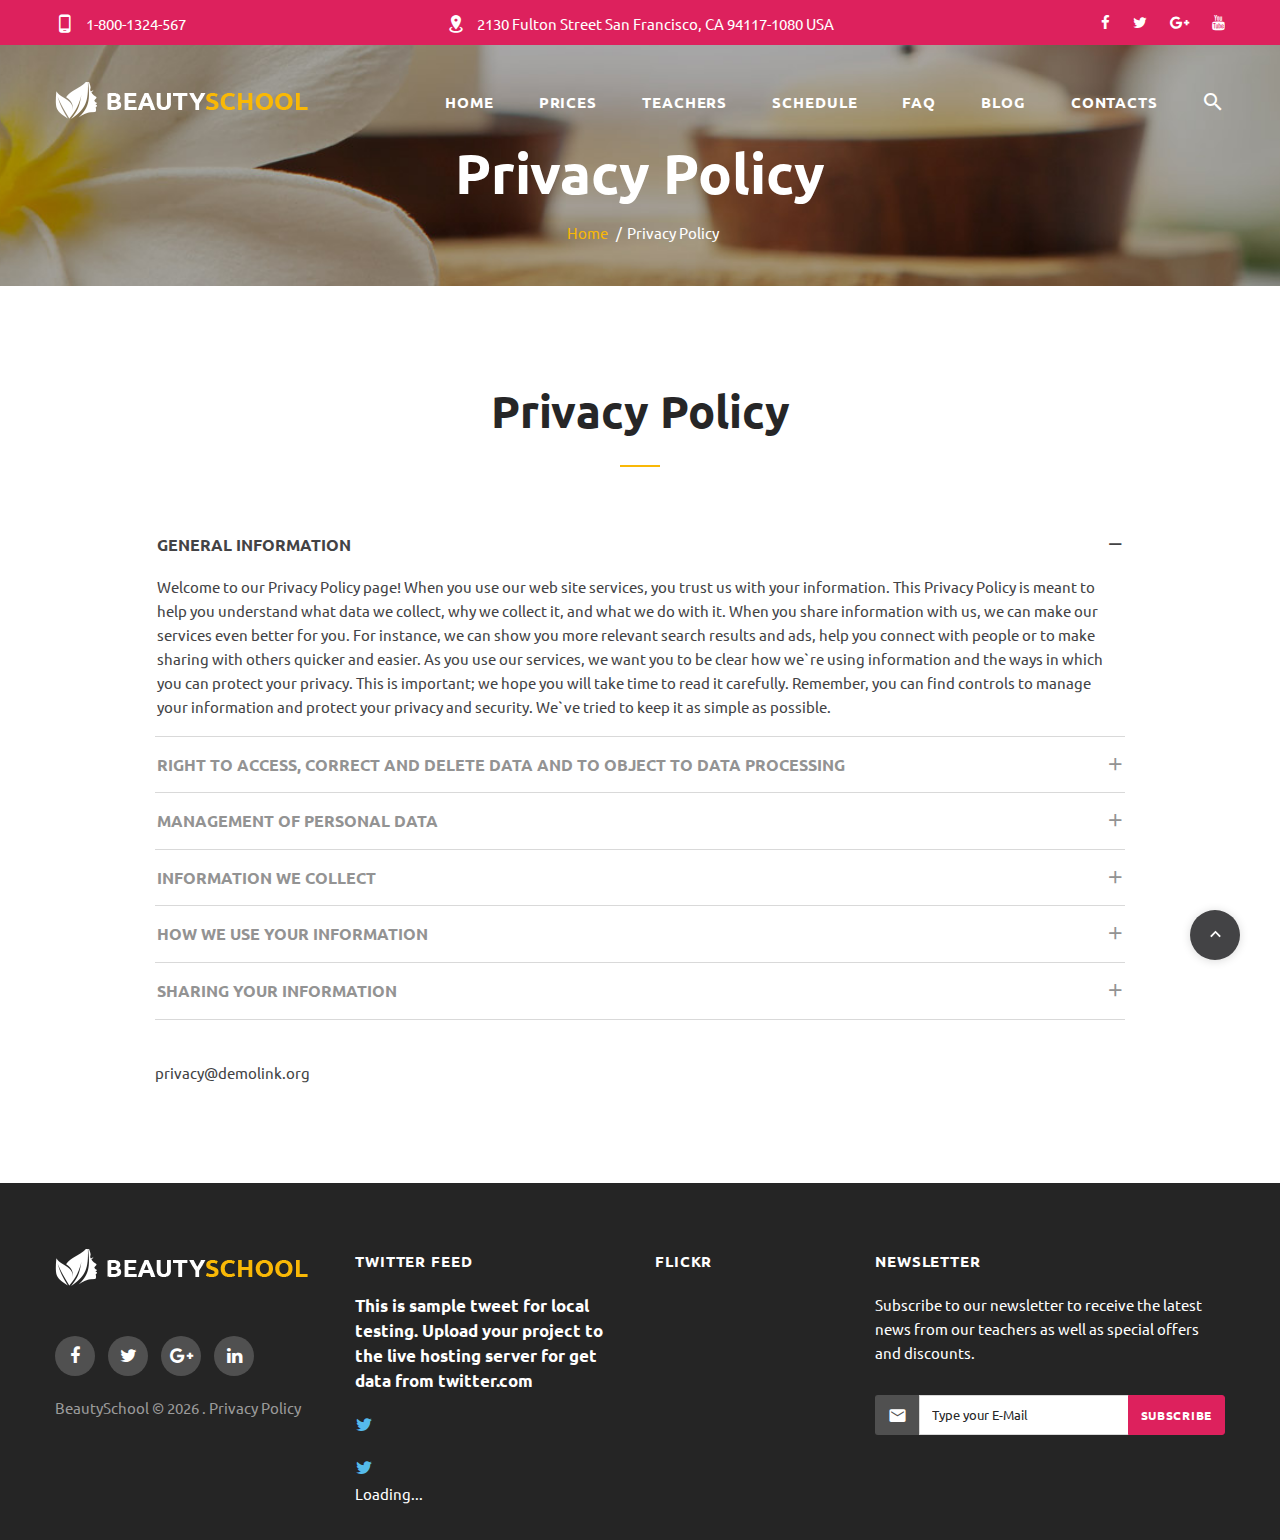
<file: wp-content/themes/i-like-make-up/site/privacy-policy.html>
<!DOCTYPE html  >
<html lang="en" class="wide wow-animation smoothscroll scrollTo">
  <head>
    <!-- Site Title-->
    <title>Privacy Policy</title>
    <meta charset="utf-8"/>
    <meta name="format-detection" content="telephone=no"/>
    <meta name="viewport" content="width=device-width, height=device-height, initial-scale=1.0, maximum-scale=1.0, user-scalable=0"/>
    <meta http-equiv="X-UA-Compatible" content="IE=Edge"/>
    <meta name="keywords" content="intense web design multipurpose template"/>
    <meta name="date" content="Dec 26"/>
    <link rel="icon" href="images/favicon.ico" type="image/x-icon"/>
    <!-- Stylesheets-->
    <link rel="stylesheet" type="text/css" href="//fonts.googleapis.com/css?family=Ubuntu:400,400italic,500,700,700italic"/>
    <link rel="stylesheet" href="css/style.css"/>
		<!--[if lt IE 10]>
    <div style="background: #212121; padding: 10px 0; box-shadow: 3px 3px 5px 0 rgba(0,0,0,.3); clear: both; text-align:center; position: relative; z-index:1;"><a href="http://windows.microsoft.com/en-US/internet-explorer/"><img src="images/ie8-panel/warning_bar_0000_us.jpg" border="0" height="42" width="820" alt="You are using an outdated browser. For a faster, safer browsing experience, upgrade for free today."/></a></div>
    <script src="js/html5shiv.min.js"></script>
		<![endif]-->
  </head>
  <body>
    <!-- Page-->
    <div class="page text-center">
      <!-- Page Head-->
      <header class="page-head slider-menu-position">
        <!-- RD Navbar Transparent-->
        <div class="rd-navbar-wrap">
          <nav data-md-device-layout="rd-navbar-fixed" data-lg-device-layout="rd-navbar-static" class="rd-navbar container rd-navbar-floated rd-navbar-dark" data-lg-auto-height="true" data-md-layout="rd-navbar-fixed" data-lg-layout="rd-navbar-static" data-lg-stick-up="true">
            <div class="rd-navbar-inner">
              <!-- RD Navbar Top Panel-->
              <div class="rd-navbar-top-panel context-dark bg-danger">
                <div class="left-side">
                  <address class="contact-info text-left"><a href="callto:#"><span class="icon mdi mdi-cellphone-android"></span><span class="text-middle">1-800-1324-567</span></a></address>
                </div>
                <div class="center">
                  <address class="contact-info text-left"><a href="#"><span class="icon mdi mdi-map-marker-radius"></span><span class="text-middle">2130 Fulton Street San Francisco, CA 94117-1080 USA</span></a></address>
                </div>
                <div class="right-side">
                  <ul class="list-inline list-inline-sm">
                    <li><a href="#" class="fa fa-facebook"></a></li>
                    <li><a href="#" class="fa fa-twitter"></a></li>
                    <li><a href="#" class="fa fa-google-plus"></a></li>
                    <li><a href="#" class="fa fa-youtube"></a></li>
                  </ul>
                </div>
              </div>
              <!-- RD Navbar Panel -->
              <div class="rd-navbar-panel">
                <!-- RD Navbar Toggle-->
                <button data-rd-navbar-toggle=".rd-navbar, .rd-navbar-nav-wrap" class="rd-navbar-toggle"><span></span></button>
                <!-- RD Navbar Top Panel Toggle-->
                <button data-rd-navbar-toggle=".rd-navbar, .rd-navbar-top-panel" class="rd-navbar-top-panel-toggle"><span></span></button>
                <!--Navbar Brand-->
                <div class="rd-navbar-brand"><a href="index.html"><img width='253' height='37' src='images/logo.png' alt=''/></a></div>
              </div>
              <div class="rd-navbar-menu-wrap">
                <div class="rd-navbar-nav-wrap">
                  <div class="rd-navbar-mobile-scroll">
                    <!--Navbar Brand Mobile-->
                    <div class="rd-navbar-mobile-brand"><a href="index.html"><img width='253' height='37' src='images/logo.png' alt=''/></a></div>
                    <div class="form-search-wrap">
                      <!-- RD Search Form-->
                      <form action="search-results.html" method="GET" class="form-search rd-search">
                        <div class="form-group">
                          <label for="rd-navbar-form-search-widget" class="form-label form-search-label form-label-sm">Search</label>
                          <input id="rd-navbar-form-search-widget" type="text" name="s" autocomplete="off" class="form-search-input input-sm form-control form-control-gray-lightest input-sm"/>
                        </div>
                        <button type="submit" class="form-search-submit"><span class="mdi mdi-magnify"></span></button>
                      </form>
                    </div>
                    <!-- RD Navbar Nav-->
                    <ul class="rd-navbar-nav">
                      <li><a href="index.html"><span>Home</span></a>
                      </li>
                      <li><a href="prices.html"><span>Prices</span></a>
                      </li>
                      <li><a href="teachers.html"><span>Teachers</span></a>
                        <ul class="rd-navbar-dropdown">
                          <li><a href="about-teacher.html"><span class="text-middle">About Teacher</span></a>
                          </li>
                        </ul>
                      </li>
                      <li><a href="schedule.html"><span>Schedule</span></a>
                      </li>
                      <li><a href="faq.html"><span>FAQ</span></a>
                      </li>
                      <li><a href="blog.html"><span>Blog</span></a>
                        <ul class="rd-navbar-dropdown">
                          <li><a href="blog-post.html"><span class="text-middle">Blog Post</span></a>
                          </li>
                        </ul>
                      </li>
                      <li><a href="contacts.html"><span>Contacts</span></a>
                      </li>
                    </ul>
                  </div>
                </div>
                <!--RD Navbar Search-->
                <div class="rd-navbar-search rd-navbar-search-top-panel"><a data-rd-navbar-toggle=".rd-navbar-inner,.rd-navbar-search" href="#" class="rd-navbar-search-toggle mdi"><span></span></a>
                  <form action="search-results.html" method="GET" class="rd-navbar-search-form search-form-icon-right rd-search">
                    <div class="form-group">
                      <label for="rd-navbar-search-form-input" class="form-label">Type and hit enter...</label>
                      <input id="rd-navbar-search-form-input" type="text" name="s" autocomplete="off" class="rd-navbar-search-form-input form-control form-control-gray-lightest"/>
                    </div>
                    <div id="rd-search-results-live" class="rd-search-results-live">   </div>
                  </form>
                </div>
              </div>
            </div>
          </nav>
        </div>
        <div class="context-dark">
          <!-- Modern Breadcrumbs-->
          <section style="background: url('images/background-04-1920x750.jpg') center no-repeat; background-size: cover; " class="breadcrumb-modern bg-gray-darkest">
            <div class="shell section-top-98 section-bottom-34 section-md-bottom-66 section-md-98 section-lg-top-110 section-lg-bottom-41">
              <h2 class="veil reveal-md-block offset-top-30"><span class="big">Privacy Policy</span></h2>
              <ul class="list-inline list-inline-dashed">
                <li><a href="index.html">Home</a></li>
                <li>Privacy Policy
                </li>
              </ul>
            </div>
          </section>
        </div>
      </header>
      <!-- Page Contents-->
      <main class="page-content">
        <section class="section-98">
          <div class="shell">
            <h1>Privacy Policy</h1>
            <hr class="divider bg-primary"/>
            <div class="range range-xs-center text-left">
              <div class="cell-xs-10">
                <!-- Classic Accordion-->
                <div data-type="accordion" class="responsive-tabs responsive-tabs-classic">
                  <ul data-group="tabs-group-default" class="resp-tabs-list tabs-group-default">
                    <li>General information</li>
                    <li>Right to access, correct and delete data and to object to data processing</li>
                    <li>Management of personal data</li>
                    <li>Information We Collect</li>
                    <li>How We Use Your Information</li>
                    <li>Sharing Your Information</li>
                  </ul>
                  <div data-group="tabs-group-default" class="resp-tabs-container tabs-group-default">
                    <div>
                      Welcome to our Privacy Policy page! When you use our web site services, you trust us with your
                      information. This Privacy Policy is meant to help you understand what data we collect, why we
                      collect it, and what we do with it. When you share information with us, we can make our services
                      even better for you. For instance, we can show you more relevant search results and ads, help
                      you connect with people or to make sharing with others quicker and easier. As you use our
                      services, we want you to be clear how we`re using information and the ways in which you can
                      protect your privacy. This is important; we hope you will take time to read it carefully.
                      Remember, you can find controls to manage your information and protect your privacy and
                      security. We`ve tried to keep it as simple as possible.
                    </div>
                    <div>
                      Our customers have the right to access, correct and delete personal data relating to them, and
                      to object to the processing of such data, by addressing a written request, at any time. The
                      Company makes every effort to put in place suitable precautions to safeguard the security and
                      privacy of personal data, and to prevent it from being altered, corrupted, destroyed or accessed
                      by unauthorized third parties. However, the Company does not control each and every risk related
                      to the use of the Internet, and therefore warns the Site users of the potential risks involved
                      in the functioning and use of the Internet. The Site may include links to other web sites or
                      other internet sources. As the Company cannot control these web sites and external sources, the
                      Company cannot be held responsible for the provision or display of these web sites and external
                      sources, and may not be held liable for the content, advertising, products, services or any
                      other material available on or from these web sites or external sources.
                    </div>
                    <div>
                      You can view or edit your personal data online for many of our services. You can also make
                      choices about our collection and use of your data. How you can access or control your personal
                      data will depend on which services you use. You can choose whether you wish to receive
                      promotional communications from our web site by email, SMS, physical mail, and telephone. If you
                      receive promotional email or SMS messages from us and would like to opt out, you can do so by
                      following the directions in that message. You can also make choices about the receipt of
                      promotional email, telephone calls, and postal mail by visiting and signing into Company
                      Promotional Communications Manager, which allows you to update contact information, manage
                      contact preferences, opt out of email subscriptions, and choose whether to share your contact
                      information with our partners. These choices do not apply to mandatory service communications
                      that are part of certain web site services.
                    </div>
                    <div>
                      Our store collects data to operate effectively and provide you the best experiences with our
                      services. You provide some of this data directly, such as when you create a personal account.
                      We get some of it by recording how you interact with our services by, for example, using
                      technologies like cookies, and receiving error reports or usage data from software running on
                      your device. We also obtain data from third parties (including other companies). For example, we
                      supplement the data we collect by purchasing demographic data from other companies. We also use
                      services from other companies to help us determine a location based on your IP address in order
                      to customize certain services to your location. The data we collect depends on the services
                      and features you use.
                    </div>
                    <div>
                      Our web site uses the data we collect for three basic purposes: to operate our business and
                      provide (including improving and personalizing) the services we offer, to send communications,
                      including promotional communications, and to display advertising. In carrying out these
                      purposes, we combine data we collect through the various web site services you use to give you a
                      more seamless, consistent and personalized experience. However, to enhance privacy, we have
                      built in technological and procedural safeguards designed to prevent certain data combinations.
                      For example, we store data we collect from you when you are unauthenticated (not signed in)
                      separately from any account information that directly identifies you, such as your name, email
                      address or phone number.
                    </div>
                    <div>
                      We share your personal data with your consent or as necessary to complete any transaction or
                      provide any service you have requested or authorized. For example, we share your content with
                      third parties when you tell us to do so. When you provide payment data to make a purchase, we
                      will share payment data with banks and other entities that process payment transactions or
                      provide other financial services, and for fraud prevention and credit risk reduction. In
                      addition, we share personal data among our controlled affiliates and subsidiaries. We also share
                      personal data with vendors or agents working on our behalf for the purposes described in this
                      statement. For example, companies we've hired to provide customer service support or assist in
                      protecting and securing our systems and services may need access to personal data in order to
                      provide those functions. In such cases, these companies must abide by our data privacy and
                      security requirements and are not allowed to use personal data they receive from us for any
                      other purpose. We may also disclose personal data as part of a corporate transaction such as a
                      merger or sale of assets.
                    </div>
                  </div>
                </div>
                <div class="offset-top-41 p"><a href="mailto:#">privacy@demolink.org</a></div>
              </div>
            </div>
          </div>
        </section>
      </main>
      <!-- Page Footer-->
      <footer class="section-relative section-top-66 section-bottom-34 page-footer bg-gray-base context-dark">
        <div class="shell">
          <div class="range range-sm-center text-lg-left">
            <div class="cell-sm-12">
              <div class="range range-xs-center">
                <div class="cell-xs-10 cell-sm-3 text-left cell-sm-push-4 cell-sm-10 cell-lg-3 offset-sm-top-50 offset-lg-top-0 cell-lg-push-2">
                  <!-- Twitter Feed-->
                  <p class="text-uppercase text-spacing-60 text-bold text-center text-lg-left">Twitter Feed</p>
                  <div class="offset-top-20">
                          <div data-twitter-username="templatemonster" data-twitter-date-hours=" hours ago" data-twitter-date-minutes=" minutes ago" class="twitter">
                            <div data-twitter-type="tweet" class="twitter-sm">
                              <div class="twitter-date text-dark small"><span class="icon icon-xxs mdi mdi-twitter text-middle"></span> <span data-date="text" class="text-middle"></span>
                              </div>
                              <div data-tweet="text" class="twitter-text"></div>
                              <div data-screen_name="text" class="twitter-name text-bold big"></div>
                            </div>
                            <div data-twitter-type="tweet" class="twitter-sm">
                              <div class="twitter-date text-dark small"><span class="icon icon-xxs mdi mdi-twitter text-middle"></span> <span data-date="text" class="text-middle"></span>
                              </div>
                              <div data-tweet="text" class="twitter-text"></div>
                              <div data-screen_name="text" class="twitter-name text-bold big"></div>
                            </div>
                          </div>
                  </div>
                </div>
                <div class="cell-xs-10 cell-sm-3 offset-top-66 cell-sm-push-3 cell-sm-10 cell-lg-2 offset-lg-top-0 cell-lg-push-3">
                  <!-- Flickr Feed-->
                  <p class="text-uppercase text-spacing-60 text-bold">Flickr</p>
                  <div class="offset-top-24">
                          <div data-photo-swipe="gallery" data-flickr-tags="tm55107" class="group-xs flickr widget-flickrfeed"><a data-photo-swipe-item="" href="" data-image_c="href" data-size="800x800" data-type="flickr-item" class="flickr-item thumbnail-classic"><img width="82" height="82" data-title="alt" src="images/_blank.png" alt="" data-image_q="src"/></a><a data-photo-swipe-item="" href="" data-image_c="href" data-size="800x800" data-type="flickr-item" class="flickr-item thumbnail-classic"><img width="82" height="82" data-title="alt" src="images/_blank.png" alt="" data-image_q="src"/></a><a data-photo-swipe-item="" href="" data-image_c="href" data-size="800x800" data-type="flickr-item" class="flickr-item thumbnail-classic"><img width="82" height="82" data-title="alt" src="images/_blank.png" alt="" data-image_q="src"/></a><a data-photo-swipe-item="" href="" data-image_c="href" data-size="800x800" data-type="flickr-item" class="flickr-item thumbnail-classic"><img width="82" height="82" data-title="alt" src="images/_blank.png" alt="" data-image_q="src"/></a>
                          </div>
                  </div>
                </div>
                <div class="cell-xs-10 cell-sm-3 offset-top-66 cell-sm-push-2 offset-sm-top-0 cell-sm-6 cell-lg-4 cell-lg-push-4">
                  <div class="inset-lg-left-20">
                    <p class="text-uppercase text-spacing-60 text-bold">Newsletter</p>
                    <p class="offset-top-20 text-left">
                      Subscribe to our newsletter to receive the latest 
                      news from our teachers as well as special 
                      offers and discounts.
                    </p>
                    <div class="offset-top-30">
                            <form data-form-output="form-subscribe-footer" data-form-type="subscribe" method="post" action="bat/rd-mailform.php" class="rd-mailform">
                              <div class="form-group">
                                <div class="input-group input-group-sm"><span class="input-group-addon"><span class="input-group-icon mdi mdi-email"></span></span>
                                  <input placeholder="Type your E-Mail" type="email" name="email" data-constraints="@Required @Email" class="form-control"/><span class="input-group-btn">
                                    <button type="submit" class="btn btn-sm btn-danger">Subscribe</button></span>
                                </div>
                              </div>
                              <div id="form-subscribe-footer" class="form-output"></div>
                            </form>
                    </div>
                  </div>
                </div>
                <div class="cell-xs-10 cell-sm-3 offset-top-66 cell-sm-push-1 offset-sm-top-0 cell-sm-6 cell-lg-3 cell-lg-push-1">
                  <!-- Footer brand-->
                  <div class="footer-brand"><a href="index.html"><img width='253' height='37' src='images/logo.png' alt=''/></a></div>
                  <div class="offset-top-50 text-xs-center text-lg-left">
                          <ul class="list-inline">
                            <li><a href="#" class="icon fa fa-facebook icon-xxs icon-circle icon-darkest-filled"></a></li>
                            <li><a href="#" class="icon fa fa-twitter icon-xxs icon-circle icon-darkest-filled"></a></li>
                            <li><a href="#" class="icon fa fa-google-plus icon-xxs icon-circle icon-darkest-filled"></a></li>
                            <li><a href="#" class="icon fa fa-linkedin icon-xxs icon-circle icon-darkest-filled"></a></li>
                          </ul>
                  </div>
                  <p class="text-darker-2 offset-top-20"> BeautySchool &copy; <span id="copyright-year"></span> . <a href="privacy-policy.html">Privacy Policy</a></p>
                </div>
              </div>
            </div>
          </div>
        </div>
      </footer>
    </div>
    <!-- Global Mailform Output-->
    <div id="form-output-global" class="snackbars"></div>
    <!-- PhotoSwipe Gallery-->
    <div tabindex="-1" role="dialog" aria-hidden="true" class="pswp">
      <div class="pswp__bg"></div>
      <div class="pswp__scroll-wrap">
        <div class="pswp__container">
          <div class="pswp__item"></div>
          <div class="pswp__item"></div>
          <div class="pswp__item"></div>
        </div>
        <div class="pswp__ui pswp__ui--hidden">
          <div class="pswp__top-bar">
            <div class="pswp__counter"></div>
            <button title="Close (Esc)" class="pswp__button pswp__button--close"></button>
            <button title="Share" class="pswp__button pswp__button--share"></button>
            <button title="Toggle fullscreen" class="pswp__button pswp__button--fs"></button>
            <button title="Zoom in/out" class="pswp__button pswp__button--zoom"></button>
            <div class="pswp__preloader">
              <div class="pswp__preloader__icn">
                <div class="pswp__preloader__cut">
                  <div class="pswp__preloader__donut"></div>
                </div>
              </div>
            </div>
          </div>
          <div class="pswp__share-modal pswp__share-modal--hidden pswp__single-tap">
            <div class="pswp__share-tooltip"></div>
          </div>
          <button title="Previous (arrow left)" class="pswp__button pswp__button--arrow--left"></button>
          <button title="Next (arrow right)" class="pswp__button pswp__button--arrow--right"></button>
          <div class="pswp__caption">
            <div class="pswp__caption__center"></div>
          </div>
        </div>
      </div>
    </div>
    <!-- Java script-->
    <script src="js/core.min.js"></script>
    <script src="js/script.js"></script>
    <!-- coded by barber -->
  </body>
</html>
</file>
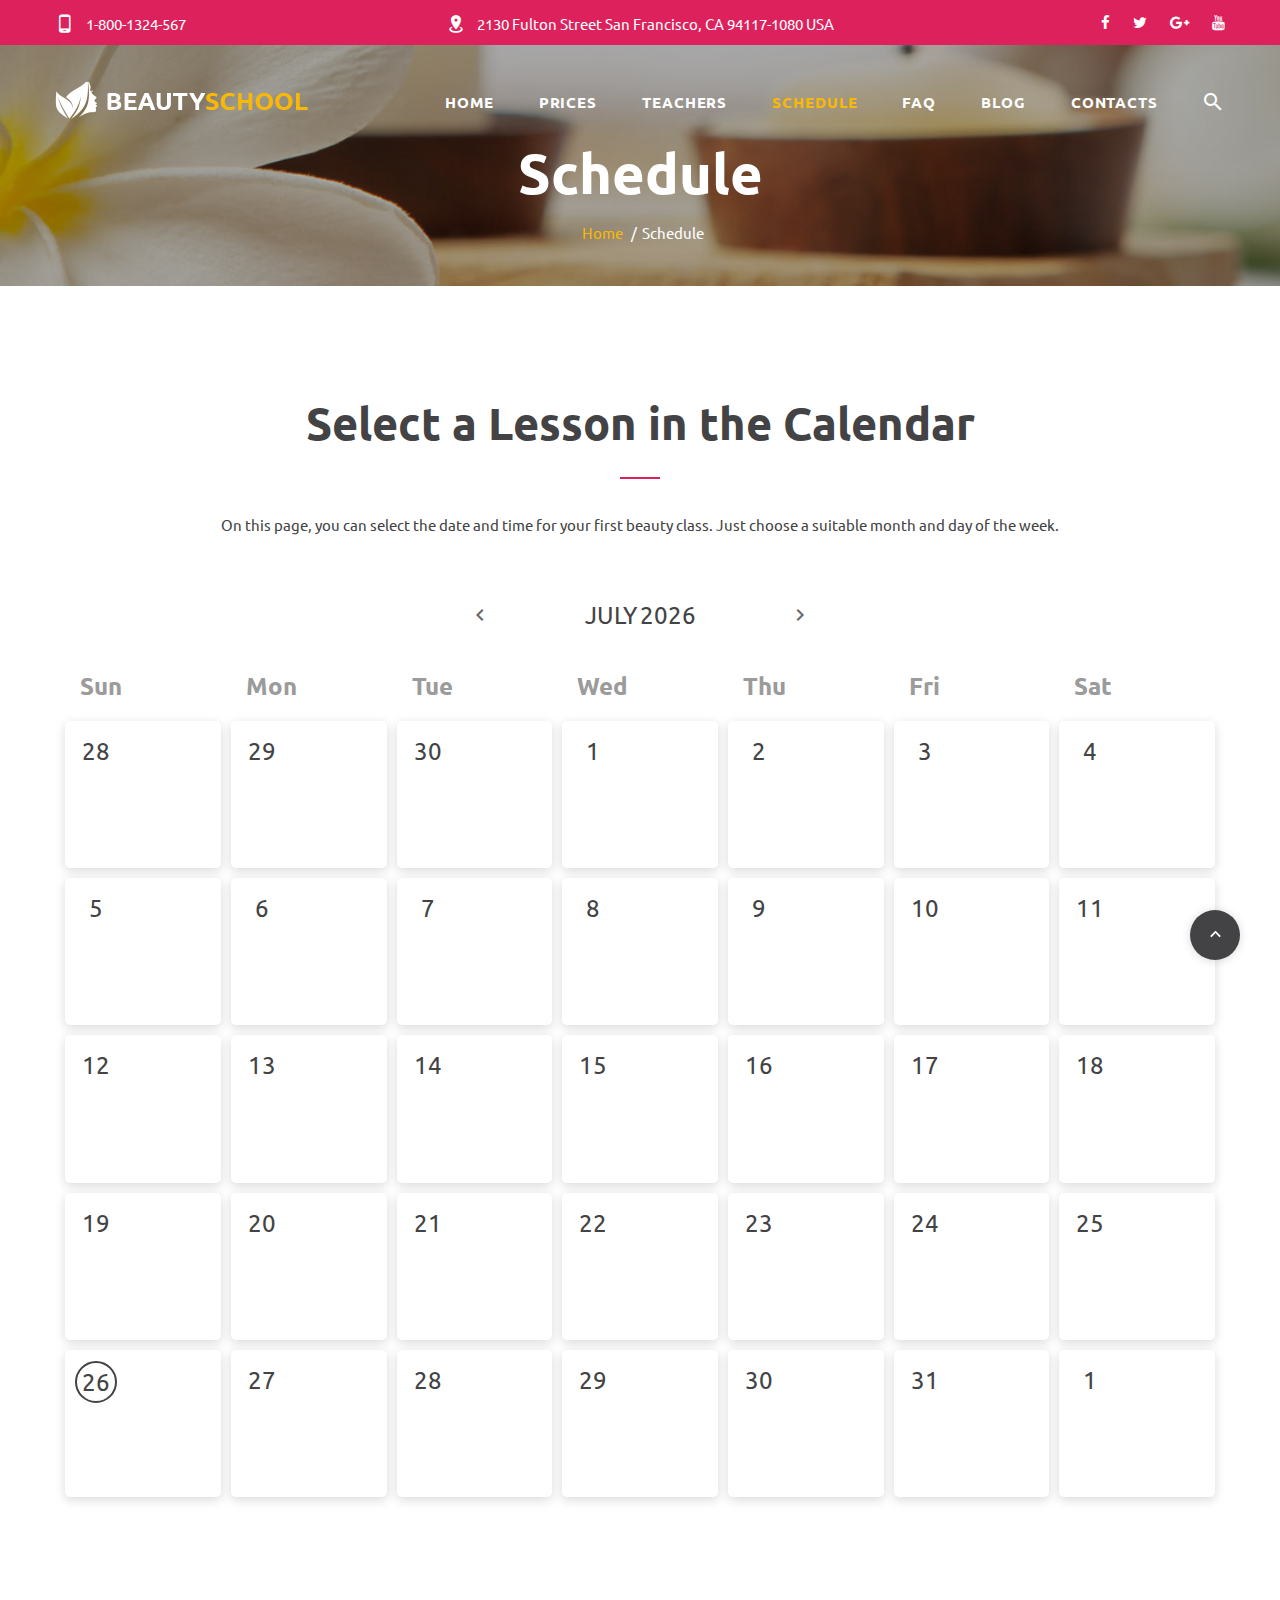
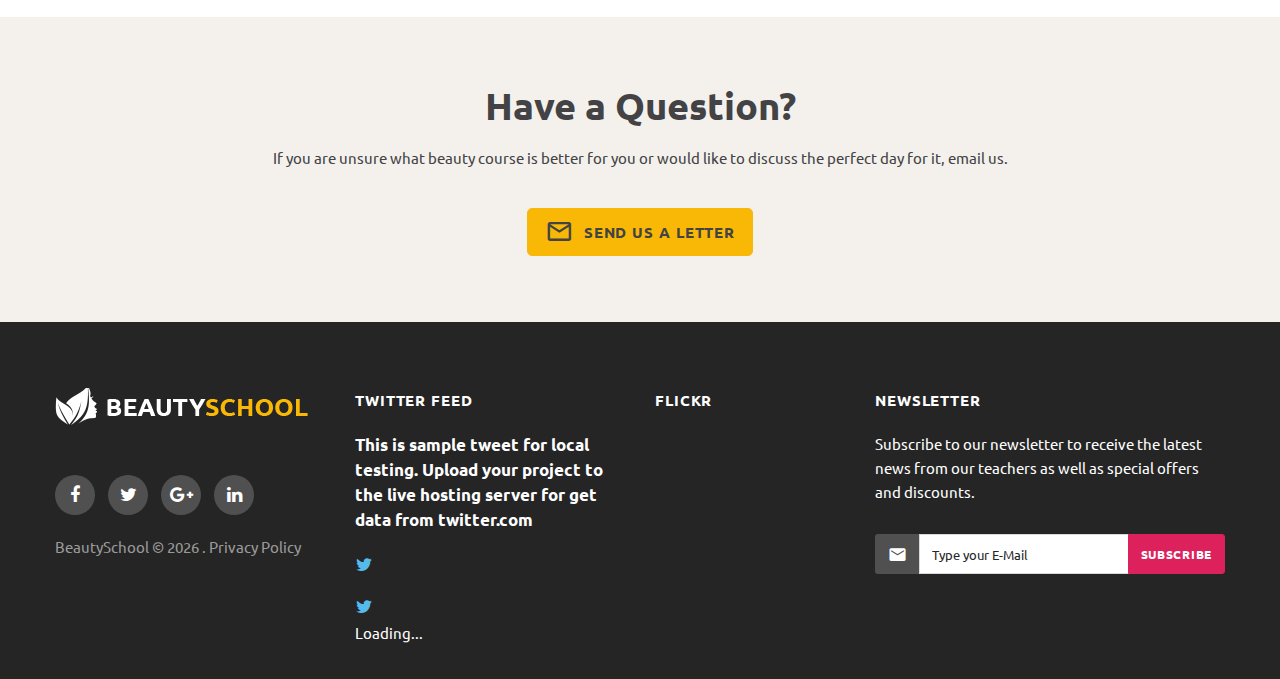
<file: wp-content/themes/i-like-make-up/site/schedule.html>
<!DOCTYPE html  >
<html lang="en" class="wide wow-animation smoothscroll scrollTo">
  <head>
    <!-- Site Title-->
    <title>Schedule</title>
    <meta charset="utf-8"/>
    <meta name="format-detection" content="telephone=no"/>
    <meta name="viewport" content="width=device-width, height=device-height, initial-scale=1.0, maximum-scale=1.0, user-scalable=0"/>
    <meta http-equiv="X-UA-Compatible" content="IE=Edge"/>
    <meta name="keywords" content="intense web design multipurpose template"/>
    <meta name="date" content="Dec 26"/>
    <link rel="icon" href="images/favicon.ico" type="image/x-icon"/>
    <!-- Stylesheets-->
    <link rel="stylesheet" type="text/css" href="//fonts.googleapis.com/css?family=Ubuntu:400,400italic,500,700,700italic"/>
    <link rel="stylesheet" href="css/style.css"/>
		<!--[if lt IE 10]>
    <div style="background: #212121; padding: 10px 0; box-shadow: 3px 3px 5px 0 rgba(0,0,0,.3); clear: both; text-align:center; position: relative; z-index:1;"><a href="http://windows.microsoft.com/en-US/internet-explorer/"><img src="images/ie8-panel/warning_bar_0000_us.jpg" border="0" height="42" width="820" alt="You are using an outdated browser. For a faster, safer browsing experience, upgrade for free today."/></a></div>
    <script src="js/html5shiv.min.js"></script>
		<![endif]-->
  </head>
  <body>
    <!-- Page-->
    <div class="page text-center">
      <!-- Page Head-->
      <header class="page-head slider-menu-position">
        <!-- RD Navbar Transparent-->
        <div class="rd-navbar-wrap">
          <nav data-md-device-layout="rd-navbar-fixed" data-lg-device-layout="rd-navbar-static" class="rd-navbar container rd-navbar-floated rd-navbar-dark" data-lg-auto-height="true" data-md-layout="rd-navbar-fixed" data-lg-layout="rd-navbar-static" data-lg-stick-up="true">
            <div class="rd-navbar-inner">
              <!-- RD Navbar Top Panel-->
              <div class="rd-navbar-top-panel context-dark bg-danger">
                <div class="left-side">
                  <address class="contact-info text-left"><a href="callto:#"><span class="icon mdi mdi-cellphone-android"></span><span class="text-middle">1-800-1324-567</span></a></address>
                </div>
                <div class="center">
                  <address class="contact-info text-left"><a href="#"><span class="icon mdi mdi-map-marker-radius"></span><span class="text-middle">2130 Fulton Street San Francisco, CA 94117-1080 USA</span></a></address>
                </div>
                <div class="right-side">
                  <ul class="list-inline list-inline-sm">
                    <li><a href="#" class="fa fa-facebook"></a></li>
                    <li><a href="#" class="fa fa-twitter"></a></li>
                    <li><a href="#" class="fa fa-google-plus"></a></li>
                    <li><a href="#" class="fa fa-youtube"></a></li>
                  </ul>
                </div>
              </div>
              <!-- RD Navbar Panel -->
              <div class="rd-navbar-panel">
                <!-- RD Navbar Toggle-->
                <button data-rd-navbar-toggle=".rd-navbar, .rd-navbar-nav-wrap" class="rd-navbar-toggle"><span></span></button>
                <!-- RD Navbar Top Panel Toggle-->
                <button data-rd-navbar-toggle=".rd-navbar, .rd-navbar-top-panel" class="rd-navbar-top-panel-toggle"><span></span></button>
                <!--Navbar Brand-->
                <div class="rd-navbar-brand"><a href="index.html"><img width='253' height='37' src='images/logo.png' alt=''/></a></div>
              </div>
              <div class="rd-navbar-menu-wrap">
                <div class="rd-navbar-nav-wrap">
                  <div class="rd-navbar-mobile-scroll">
                    <!--Navbar Brand Mobile-->
                    <div class="rd-navbar-mobile-brand"><a href="index.html"><img width='253' height='37' src='images/logo.png' alt=''/></a></div>
                    <div class="form-search-wrap">
                      <!-- RD Search Form-->
                      <form action="search-results.html" method="GET" class="form-search rd-search">
                        <div class="form-group">
                          <label for="rd-navbar-form-search-widget" class="form-label form-search-label form-label-sm">Search</label>
                          <input id="rd-navbar-form-search-widget" type="text" name="s" autocomplete="off" class="form-search-input input-sm form-control form-control-gray-lightest input-sm"/>
                        </div>
                        <button type="submit" class="form-search-submit"><span class="mdi mdi-magnify"></span></button>
                      </form>
                    </div>
                    <!-- RD Navbar Nav-->
                    <ul class="rd-navbar-nav">
                      <li><a href="index.html"><span>Home</span></a>
                      </li>
                      <li><a href="prices.html"><span>Prices</span></a>
                      </li>
                      <li><a href="teachers.html"><span>Teachers</span></a>
                        <ul class="rd-navbar-dropdown">
                          <li><a href="about-teacher.html"><span class="text-middle">About Teacher</span></a>
                          </li>
                        </ul>
                      </li>
                      <li class="active"><a href="schedule.html"><span>Schedule</span></a>
                      </li>
                      <li><a href="faq.html"><span>FAQ</span></a>
                      </li>
                      <li><a href="blog.html"><span>Blog</span></a>
                        <ul class="rd-navbar-dropdown">
                          <li><a href="blog-post.html"><span class="text-middle">Blog Post</span></a>
                          </li>
                        </ul>
                      </li>
                      <li><a href="contacts.html"><span>Contacts</span></a>
                      </li>
                    </ul>
                  </div>
                </div>
                <!--RD Navbar Search-->
                <div class="rd-navbar-search rd-navbar-search-top-panel"><a data-rd-navbar-toggle=".rd-navbar-inner,.rd-navbar-search" href="#" class="rd-navbar-search-toggle mdi"><span></span></a>
                  <form action="search-results.html" method="GET" class="rd-navbar-search-form search-form-icon-right rd-search">
                    <div class="form-group">
                      <label for="rd-navbar-search-form-input" class="form-label">Type and hit enter...</label>
                      <input id="rd-navbar-search-form-input" type="text" name="s" autocomplete="off" class="rd-navbar-search-form-input form-control form-control-gray-lightest"/>
                    </div>
                    <div id="rd-search-results-live" class="rd-search-results-live">   </div>
                  </form>
                </div>
              </div>
            </div>
          </nav>
        </div>
        <div class="context-dark">
          <!-- Modern Breadcrumbs-->
          <section style="background: url('images/background-04-1920x750.jpg') center no-repeat; background-size: cover; " class="breadcrumb-modern bg-gray-darkest">
            <div class="shell section-top-98 section-bottom-34 section-md-bottom-66 section-md-98 section-lg-top-110 section-lg-bottom-41">
              <h2 class="veil reveal-md-block offset-top-30"><span class="big">Schedule</span></h2>
              <ul class="list-inline list-inline-dashed">
                <li><a href="index.html">Home</a></li>
                <li>Schedule
                </li>
              </ul>
            </div>
          </section>
        </div>
      </header>
      <!-- Page Contents-->
      <main class="page-content">
        <!-- Choose a convenient time workout-->
        <section>
          <div class="shell-wide section-98 section-sm-110">
            <h1 class="text-darker">Select a Lesson in the Calendar</h1>
            <hr class="divider bg-red"/>
            <p>On this page, you can select the date and time for your first beauty class. Just choose a suitable month and day of the week.</p>
            <div class="offset-top-41">
              <div class="rd-calendar-fullwidth">
                <div class="rd-calendar">
                  <div class="rdc-panel"><a class="rdc-next"></a><a class="rdc-prev"></a>
                    <div class="rdc-month"></div>
                    <div class="rdc-fullyear"></div>
                  </div>
                  <div class="rdc-table"></div>
                  <div class="rdc-events text-left"><a class="rdc-events_close"></a>
                    <ul>
                      <li data-date="05/06/2017" class="rdc-event">
                        <div class="rdc-event-wrap bg-mandy">
                          <article class="post widget-event">
                            <div class="post-meta">
                              <time datetime="2016-01-01" class="text-dark">10:00 am - 11:00 am</time>
                            </div>
                            <div class="post-title">
                              <h6 class="text-regular text-white p"><a href="#">Cosmetology</a></h6>
                            </div>
                          </article>
                        </div>
                      </li>
                      <li data-date="05/16/2017" class="rdc-event">
                        <div class="rdc-event-wrap bg-ocean-green">
                          <article class="post widget-event">
                            <div class="post-meta">
                              <time datetime="2016-01-01" class="text-dark">9:00 am - 9:50 am</time>
                            </div>
                            <div class="post-title">
                              <h6 class="text-regular text-white p"><a href="#">Facial Care</a></h6>
                            </div>
                          </article>
                        </div>
                      </li>
                      <li data-date="05/17/2017" class="rdc-event">
                        <div class="rdc-event-wrap bg-saffron">
                          <article class="post widget-event">
                            <div class="post-meta">
                              <time datetime="2016-01-01" class="text-dark">10:00 am - 11:30 am</time>
                            </div>
                            <div class="post-title">
                              <h6 class="text-regular text-white p"><a href="#">Hair Styling</a></h6>
                            </div>
                          </article>
                        </div>
                      </li>
                      <li data-date="05/19/2017" class="rdc-event">
                        <div class="rdc-event-wrap bg-primary">
                          <article class="post widget-event">
                            <div class="post-meta">
                              <time datetime="2016-01-01" class="text-dark">9:00 am - 11:30 am</time>
                            </div>
                            <div class="post-title">
                              <h6 class="text-regular text-white p"><a href="#">Massage Therapy</a></h6>
                            </div>
                          </article>
                        </div>
                      </li>
                      <li data-date="05/28/2017" class="rdc-event">
                        <div class="rdc-event-wrap bg-havelock-blue">
                          <article class="post widget-event">
                            <div class="post-meta">
                              <time datetime="2016-01-01" class="text-dark">10:00 am - 11:30 am</time>
                            </div>
                            <div class="post-title">
                              <h6 class="text-regular text-white p"><a href="#">Nail Design </a></h6>
                            </div>
                          </article>
                        </div>
                      </li>
                      <li data-date="05/29/2017" class="rdc-event">
                        <div class="rdc-event-wrap bg-primary">
                          <article class="post widget-event">
                            <div class="post-meta">
                              <time datetime="2016-01-01" class="text-dark">8:00 am - 12:30 pm</time>
                            </div>
                            <div class="post-title">
                              <h6 class="text-regular text-white p"><a href="#">Massage Therapy</a></h6>
                            </div>
                          </article>
                        </div>
                      </li>
                      <li data-date="06/06/2016" class="rdc-event">
                        <div class="rdc-event-wrap bg-mandy">
                          <article class="post widget-event">
                            <div class="post-meta">
                              <time datetime="2016-01-01" class="text-dark">10:00 am, 11:00 am, 12:00 am, 01:00 pm</time>
                            </div>
                            <div class="post-title">
                              <h6 class="text-regular text-white p"><a href="#"></a></h6>
                            </div>
                          </article>
                        </div>
                      </li>
                      <li data-date="06/07/2016" class="rdc-event">
                        <div class="rdc-event-wrap bg-ocean-green">
                          <article class="post widget-event">
                            <div class="post-meta">
                              <time datetime="2016-01-01" class="text-dark">8:00 am, 9:00 am, 10:00 am, 11:00 am, 12:00 am, 01:00 pm</time>
                            </div>
                            <div class="post-title">
                              <h6 class="text-regular text-white p"><a href="#"></a></h6>
                            </div>
                          </article>
                        </div>
                      </li>
                      <li data-date="06/08/2016" class="rdc-event">
                        <div class="rdc-event-wrap bg-mandy">
                          <article class="post widget-event">
                            <div class="post-meta">
                              <time datetime="2016-01-01" class="text-dark"></time>
                            </div>
                            <div class="post-title">
                              <h6 class="text-regular text-white p"><a href="#">Not Appointment</a></h6>
                            </div>
                          </article>
                        </div>
                      </li>
                      <li data-date="06/13/2016" class="rdc-event">
                        <div class="rdc-event-wrap bg-havelock-blue">
                          <article class="post widget-event">
                            <div class="post-meta">
                              <time datetime="2016-01-01" class="text-dark">10:00 am, 11:00 am, 12:00 am, 01:00 pm</time>
                            </div>
                            <div class="post-title">
                              <h6 class="text-regular text-white p"><a href="#"></a></h6>
                            </div>
                          </article>
                        </div>
                      </li>
                      <li data-date="06/17/2016" class="rdc-event">
                        <div class="rdc-event-wrap bg-jaffa">
                          <article class="post widget-event">
                            <div class="post-meta">
                              <time datetime="2016-01-01" class="text-dark">8:00 am, 9:00 am, 10:00 am, 11:00 am, 12:00 am, 01:00 pm</time>
                            </div>
                            <div class="post-title">
                              <h6 class="text-regular text-white p"><a href="#"></a></h6>
                            </div>
                          </article>
                        </div>
                      </li>
                      <li data-date="06/28/2016" class="rdc-event">
                        <div class="rdc-event-wrap bg-havelock-blue">
                          <article class="post widget-event">
                            <div class="post-meta">
                              <time datetime="2016-01-01" class="text-dark"></time>
                            </div>
                            <div class="post-title">
                              <h6 class="text-regular text-white p"><a href="#">Not Appointment</a></h6>
                            </div>
                          </article>
                        </div>
                      </li>
                    </ul>
                  </div>
                </div>
              </div>
            </div>
          </div>
          <!-- First Workout - Free-->
          <section class="section-66 bg-lilac">
            <div class="shell">
              <h2 class="text-darker">Have a Question?</h2>
              <p>If you are unsure what beauty course is better for you or would like to discuss the perfect day for it, email us.</p><a href="contacts.html" class="btn btn-primary btn-icon btn-icon-left offset-top-20 text-darker"><span class="icon mdi mdi-email-outline"></span>Send us a letter</a>
            </div>
          </section>
        </section>
      </main>
      <!-- Page Footer-->
      <footer class="section-relative section-top-66 section-bottom-34 page-footer bg-gray-base context-dark">
        <div class="shell">
          <div class="range range-sm-center text-lg-left">
            <div class="cell-sm-12">
              <div class="range range-xs-center">
                <div class="cell-xs-10 cell-sm-3 text-left cell-sm-push-4 cell-sm-10 cell-lg-3 offset-sm-top-50 offset-lg-top-0 cell-lg-push-2">
                  <!-- Twitter Feed-->
                  <p class="text-uppercase text-spacing-60 text-bold text-center text-lg-left">Twitter Feed</p>
                  <div class="offset-top-20">
                          <div data-twitter-username="templatemonster" data-twitter-date-hours=" hours ago" data-twitter-date-minutes=" minutes ago" class="twitter">
                            <div data-twitter-type="tweet" class="twitter-sm">
                              <div class="twitter-date text-dark small"><span class="icon icon-xxs mdi mdi-twitter text-middle"></span> <span data-date="text" class="text-middle"></span>
                              </div>
                              <div data-tweet="text" class="twitter-text"></div>
                              <div data-screen_name="text" class="twitter-name text-bold big"></div>
                            </div>
                            <div data-twitter-type="tweet" class="twitter-sm">
                              <div class="twitter-date text-dark small"><span class="icon icon-xxs mdi mdi-twitter text-middle"></span> <span data-date="text" class="text-middle"></span>
                              </div>
                              <div data-tweet="text" class="twitter-text"></div>
                              <div data-screen_name="text" class="twitter-name text-bold big"></div>
                            </div>
                          </div>
                  </div>
                </div>
                <div class="cell-xs-10 cell-sm-3 offset-top-66 cell-sm-push-3 cell-sm-10 cell-lg-2 offset-lg-top-0 cell-lg-push-3">
                  <!-- Flickr Feed-->
                  <p class="text-uppercase text-spacing-60 text-bold">Flickr</p>
                  <div class="offset-top-24">
                          <div data-photo-swipe="gallery" data-flickr-tags="tm55107" class="group-xs flickr widget-flickrfeed"><a data-photo-swipe-item="" href="" data-image_c="href" data-size="800x800" data-type="flickr-item" class="flickr-item thumbnail-classic"><img width="82" height="82" data-title="alt" src="images/_blank.png" alt="" data-image_q="src"/></a><a data-photo-swipe-item="" href="" data-image_c="href" data-size="800x800" data-type="flickr-item" class="flickr-item thumbnail-classic"><img width="82" height="82" data-title="alt" src="images/_blank.png" alt="" data-image_q="src"/></a><a data-photo-swipe-item="" href="" data-image_c="href" data-size="800x800" data-type="flickr-item" class="flickr-item thumbnail-classic"><img width="82" height="82" data-title="alt" src="images/_blank.png" alt="" data-image_q="src"/></a><a data-photo-swipe-item="" href="" data-image_c="href" data-size="800x800" data-type="flickr-item" class="flickr-item thumbnail-classic"><img width="82" height="82" data-title="alt" src="images/_blank.png" alt="" data-image_q="src"/></a>
                          </div>
                  </div>
                </div>
                <div class="cell-xs-10 cell-sm-3 offset-top-66 cell-sm-push-2 offset-sm-top-0 cell-sm-6 cell-lg-4 cell-lg-push-4">
                  <div class="inset-lg-left-20">
                    <p class="text-uppercase text-spacing-60 text-bold">Newsletter</p>
                    <p class="offset-top-20 text-left">
                      Subscribe to our newsletter to receive the latest 
                      news from our teachers as well as special 
                      offers and discounts.
                    </p>
                    <div class="offset-top-30">
                            <form data-form-output="form-subscribe-footer" data-form-type="subscribe" method="post" action="bat/rd-mailform.php" class="rd-mailform">
                              <div class="form-group">
                                <div class="input-group input-group-sm"><span class="input-group-addon"><span class="input-group-icon mdi mdi-email"></span></span>
                                  <input placeholder="Type your E-Mail" type="email" name="email" data-constraints="@Required @Email" class="form-control"/><span class="input-group-btn">
                                    <button type="submit" class="btn btn-sm btn-danger">Subscribe</button></span>
                                </div>
                              </div>
                              <div id="form-subscribe-footer" class="form-output"></div>
                            </form>
                    </div>
                  </div>
                </div>
                <div class="cell-xs-10 cell-sm-3 offset-top-66 cell-sm-push-1 offset-sm-top-0 cell-sm-6 cell-lg-3 cell-lg-push-1">
                  <!-- Footer brand-->
                  <div class="footer-brand"><a href="index.html"><img width='253' height='37' src='images/logo.png' alt=''/></a></div>
                  <div class="offset-top-50 text-xs-center text-lg-left">
                          <ul class="list-inline">
                            <li><a href="#" class="icon fa fa-facebook icon-xxs icon-circle icon-darkest-filled"></a></li>
                            <li><a href="#" class="icon fa fa-twitter icon-xxs icon-circle icon-darkest-filled"></a></li>
                            <li><a href="#" class="icon fa fa-google-plus icon-xxs icon-circle icon-darkest-filled"></a></li>
                            <li><a href="#" class="icon fa fa-linkedin icon-xxs icon-circle icon-darkest-filled"></a></li>
                          </ul>
                  </div>
                  <p class="text-darker-2 offset-top-20"> BeautySchool &copy; <span id="copyright-year"></span> . <a href="privacy-policy.html">Privacy Policy</a></p>
                </div>
              </div>
            </div>
          </div>
        </div>
      </footer>
    </div>
    <!-- Global Mailform Output-->
    <div id="form-output-global" class="snackbars"></div>
    <!-- PhotoSwipe Gallery-->
    <div tabindex="-1" role="dialog" aria-hidden="true" class="pswp">
      <div class="pswp__bg"></div>
      <div class="pswp__scroll-wrap">
        <div class="pswp__container">
          <div class="pswp__item"></div>
          <div class="pswp__item"></div>
          <div class="pswp__item"></div>
        </div>
        <div class="pswp__ui pswp__ui--hidden">
          <div class="pswp__top-bar">
            <div class="pswp__counter"></div>
            <button title="Close (Esc)" class="pswp__button pswp__button--close"></button>
            <button title="Share" class="pswp__button pswp__button--share"></button>
            <button title="Toggle fullscreen" class="pswp__button pswp__button--fs"></button>
            <button title="Zoom in/out" class="pswp__button pswp__button--zoom"></button>
            <div class="pswp__preloader">
              <div class="pswp__preloader__icn">
                <div class="pswp__preloader__cut">
                  <div class="pswp__preloader__donut"></div>
                </div>
              </div>
            </div>
          </div>
          <div class="pswp__share-modal pswp__share-modal--hidden pswp__single-tap">
            <div class="pswp__share-tooltip"></div>
          </div>
          <button title="Previous (arrow left)" class="pswp__button pswp__button--arrow--left"></button>
          <button title="Next (arrow right)" class="pswp__button pswp__button--arrow--right"></button>
          <div class="pswp__caption">
            <div class="pswp__caption__center"></div>
          </div>
        </div>
      </div>
    </div>
    <!-- Java script-->
    <script src="js/core.min.js"></script>
    <script src="js/script.js"></script>
  </body>
</html>
</file>
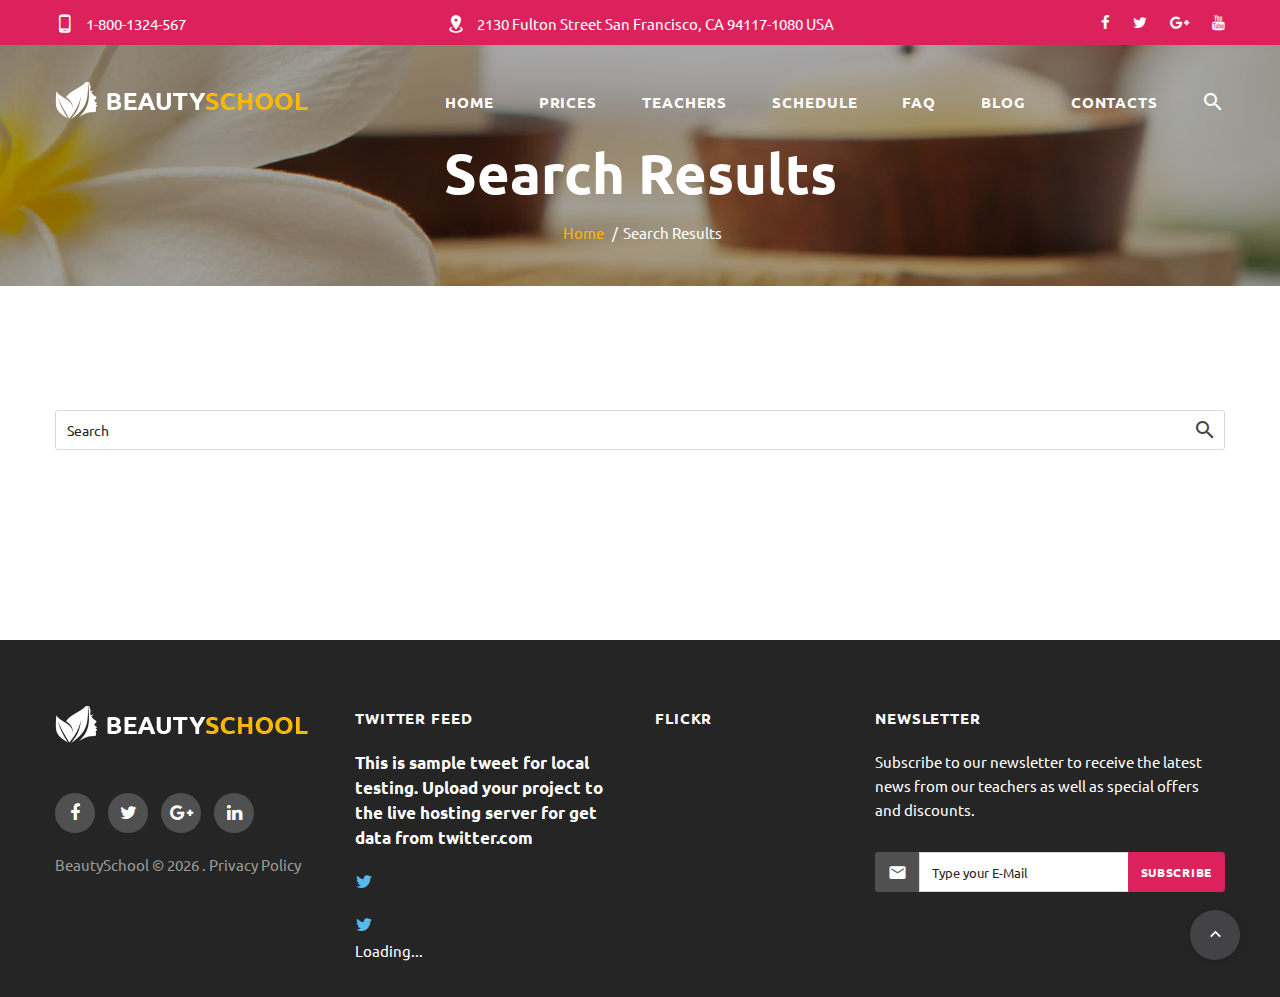
<file: wp-content/themes/i-like-make-up/site/search-results.html>
<!DOCTYPE html  >
<html lang="en" class="wide wow-animation smoothscroll scrollTo">
  <head>
    <!-- Site Title-->
    <title>Search Results</title>
    <meta charset="utf-8"/>
    <meta name="format-detection" content="telephone=no"/>
    <meta name="viewport" content="width=device-width, height=device-height, initial-scale=1.0, maximum-scale=1.0, user-scalable=0"/>
    <meta http-equiv="X-UA-Compatible" content="IE=Edge"/>
    <meta name="keywords" content="intense web design multipurpose template"/>
    <meta name="date" content="Dec 26"/>
    <link rel="icon" href="images/favicon.ico" type="image/x-icon"/>
    <!-- Stylesheets-->
    <link rel="stylesheet" type="text/css" href="//fonts.googleapis.com/css?family=Ubuntu:400,400italic,500,700,700italic"/>
    <link rel="stylesheet" href="css/style.css"/>
		<!--[if lt IE 10]>
    <div style="background: #212121; padding: 10px 0; box-shadow: 3px 3px 5px 0 rgba(0,0,0,.3); clear: both; text-align:center; position: relative; z-index:1;"><a href="http://windows.microsoft.com/en-US/internet-explorer/"><img src="images/ie8-panel/warning_bar_0000_us.jpg" border="0" height="42" width="820" alt="You are using an outdated browser. For a faster, safer browsing experience, upgrade for free today."/></a></div>
    <script src="js/html5shiv.min.js"></script>
		<![endif]-->
  </head>
  <body>
    <!-- Page-->
    <div class="page text-center">
      <!-- Page Head-->
      <header class="page-head slider-menu-position">
        <!-- RD Navbar Transparent-->
        <div class="rd-navbar-wrap">
          <nav data-md-device-layout="rd-navbar-fixed" data-lg-device-layout="rd-navbar-static" class="rd-navbar container rd-navbar-floated rd-navbar-dark" data-lg-auto-height="true" data-md-layout="rd-navbar-fixed" data-lg-layout="rd-navbar-static" data-lg-stick-up="true">
            <div class="rd-navbar-inner">
              <!-- RD Navbar Top Panel-->
              <div class="rd-navbar-top-panel context-dark bg-danger">
                <div class="left-side">
                  <address class="contact-info text-left"><a href="callto:#"><span class="icon mdi mdi-cellphone-android"></span><span class="text-middle">1-800-1324-567</span></a></address>
                </div>
                <div class="center">
                  <address class="contact-info text-left"><a href="#"><span class="icon mdi mdi-map-marker-radius"></span><span class="text-middle">2130 Fulton Street San Francisco, CA 94117-1080 USA</span></a></address>
                </div>
                <div class="right-side">
                  <ul class="list-inline list-inline-sm">
                    <li><a href="#" class="fa fa-facebook"></a></li>
                    <li><a href="#" class="fa fa-twitter"></a></li>
                    <li><a href="#" class="fa fa-google-plus"></a></li>
                    <li><a href="#" class="fa fa-youtube"></a></li>
                  </ul>
                </div>
              </div>
              <!-- RD Navbar Panel -->
              <div class="rd-navbar-panel">
                <!-- RD Navbar Toggle-->
                <button data-rd-navbar-toggle=".rd-navbar, .rd-navbar-nav-wrap" class="rd-navbar-toggle"><span></span></button>
                <!-- RD Navbar Top Panel Toggle-->
                <button data-rd-navbar-toggle=".rd-navbar, .rd-navbar-top-panel" class="rd-navbar-top-panel-toggle"><span></span></button>
                <!--Navbar Brand-->
                <div class="rd-navbar-brand"><a href="index.html"><img width='253' height='37' src='images/logo.png' alt=''/></a></div>
              </div>
              <div class="rd-navbar-menu-wrap">
                <div class="rd-navbar-nav-wrap">
                  <div class="rd-navbar-mobile-scroll">
                    <!--Navbar Brand Mobile-->
                    <div class="rd-navbar-mobile-brand"><a href="index.html"><img width='253' height='37' src='images/logo.png' alt=''/></a></div>
                    <div class="form-search-wrap">
                      <!-- RD Search Form-->
                      <form action="search-results.html" method="GET" class="form-search rd-search">
                        <div class="form-group">
                          <label for="rd-navbar-form-search-widget" class="form-label form-search-label form-label-sm">Search</label>
                          <input id="rd-navbar-form-search-widget" type="text" name="s" autocomplete="off" class="form-search-input input-sm form-control form-control-gray-lightest input-sm"/>
                        </div>
                        <button type="submit" class="form-search-submit"><span class="mdi mdi-magnify"></span></button>
                      </form>
                    </div>
                    <!-- RD Navbar Nav-->
                    <ul class="rd-navbar-nav">
                      <li><a href="index.html"><span>Home</span></a>
                      </li>
                      <li><a href="prices.html"><span>Prices</span></a>
                      </li>
                      <li><a href="teachers.html"><span>Teachers</span></a>
                        <ul class="rd-navbar-dropdown">
                          <li><a href="about-teacher.html"><span class="text-middle">About Teacher</span></a>
                          </li>
                        </ul>
                      </li>
                      <li><a href="schedule.html"><span>Schedule</span></a>
                      </li>
                      <li><a href="faq.html"><span>FAQ</span></a>
                      </li>
                      <li><a href="blog.html"><span>Blog</span></a>
                        <ul class="rd-navbar-dropdown">
                          <li><a href="blog-post.html"><span class="text-middle">Blog Post</span></a>
                          </li>
                        </ul>
                      </li>
                      <li><a href="contacts.html"><span>Contacts</span></a>
                      </li>
                    </ul>
                  </div>
                </div>
                <!--RD Navbar Search-->
                <div class="rd-navbar-search rd-navbar-search-top-panel"><a data-rd-navbar-toggle=".rd-navbar-inner,.rd-navbar-search" href="#" class="rd-navbar-search-toggle mdi"><span></span></a>
                  <form action="search-results.html" method="GET" class="rd-navbar-search-form search-form-icon-right rd-search">
                    <div class="form-group">
                      <label for="rd-navbar-search-form-input" class="form-label">Type and hit enter...</label>
                      <input id="rd-navbar-search-form-input" type="text" name="s" autocomplete="off" class="rd-navbar-search-form-input form-control form-control-gray-lightest"/>
                    </div>
                    <div id="rd-search-results-live" class="rd-search-results-live">   </div>
                  </form>
                </div>
              </div>
            </div>
          </nav>
        </div>
        <div class="context-dark">
          <!-- Modern Breadcrumbs-->
          <section style="background: url('images/background-04-1920x750.jpg') center no-repeat; background-size: cover; " class="breadcrumb-modern bg-gray-darkest">
            <div class="shell section-top-98 section-bottom-34 section-md-bottom-66 section-md-98 section-lg-top-110 section-lg-bottom-41">
              <h2 class="veil reveal-md-block offset-top-30"><span class="big">Search Results</span></h2>
              <ul class="list-inline list-inline-dashed">
                <li><a href="index.html">Home</a></li>
                <li>Search Results
                </li>
              </ul>
            </div>
          </section>
        </div>
      </header>
      <!-- Page Content-->
      <main class="page-content section-98 section-sm-124">
        <div class="shell">
          <!-- RD Search Form-->
          <form action="search-results.html" method="GET" class="form-search rd-search">
            <div class="form-group">
              <label for="search-results" class="form-label form-search-label form-label-sm">Search</label>
              <input id="search-results" type="text" name="s" autocomplete="off" class="form-search-input input-sm form-control input-sm"/>
            </div>
            <button type="submit" class="form-search-submit"><span class="mdi mdi-magnify"></span></button>
          </form>
          <div class="rd-search-results offset-top-66"></div>
        </div>
      </main>
      <!-- Page Footer-->
      <footer class="section-relative section-top-66 section-bottom-34 page-footer bg-gray-base context-dark">
        <div class="shell">
          <div class="range range-sm-center text-lg-left">
            <div class="cell-sm-12">
              <div class="range range-xs-center">
                <div class="cell-xs-10 cell-sm-3 text-left cell-sm-push-4 cell-sm-10 cell-lg-3 offset-sm-top-50 offset-lg-top-0 cell-lg-push-2">
                  <!-- Twitter Feed-->
                  <p class="text-uppercase text-spacing-60 text-bold text-center text-lg-left">Twitter Feed</p>
                  <div class="offset-top-20">
                          <div data-twitter-username="templatemonster" data-twitter-date-hours=" hours ago" data-twitter-date-minutes=" minutes ago" class="twitter">
                            <div data-twitter-type="tweet" class="twitter-sm">
                              <div class="twitter-date text-dark small"><span class="icon icon-xxs mdi mdi-twitter text-middle"></span> <span data-date="text" class="text-middle"></span>
                              </div>
                              <div data-tweet="text" class="twitter-text"></div>
                              <div data-screen_name="text" class="twitter-name text-bold big"></div>
                            </div>
                            <div data-twitter-type="tweet" class="twitter-sm">
                              <div class="twitter-date text-dark small"><span class="icon icon-xxs mdi mdi-twitter text-middle"></span> <span data-date="text" class="text-middle"></span>
                              </div>
                              <div data-tweet="text" class="twitter-text"></div>
                              <div data-screen_name="text" class="twitter-name text-bold big"></div>
                            </div>
                          </div>
                  </div>
                </div>
                <div class="cell-xs-10 cell-sm-3 offset-top-66 cell-sm-push-3 cell-sm-10 cell-lg-2 offset-lg-top-0 cell-lg-push-3">
                  <!-- Flickr Feed-->
                  <p class="text-uppercase text-spacing-60 text-bold">Flickr</p>
                  <div class="offset-top-24">
                          <div data-photo-swipe="gallery" data-flickr-tags="tm55107" class="group-xs flickr widget-flickrfeed"><a data-photo-swipe-item="" href="" data-image_c="href" data-size="800x800" data-type="flickr-item" class="flickr-item thumbnail-classic"><img width="82" height="82" data-title="alt" src="images/_blank.png" alt="" data-image_q="src"/></a><a data-photo-swipe-item="" href="" data-image_c="href" data-size="800x800" data-type="flickr-item" class="flickr-item thumbnail-classic"><img width="82" height="82" data-title="alt" src="images/_blank.png" alt="" data-image_q="src"/></a><a data-photo-swipe-item="" href="" data-image_c="href" data-size="800x800" data-type="flickr-item" class="flickr-item thumbnail-classic"><img width="82" height="82" data-title="alt" src="images/_blank.png" alt="" data-image_q="src"/></a><a data-photo-swipe-item="" href="" data-image_c="href" data-size="800x800" data-type="flickr-item" class="flickr-item thumbnail-classic"><img width="82" height="82" data-title="alt" src="images/_blank.png" alt="" data-image_q="src"/></a>
                          </div>
                  </div>
                </div>
                <div class="cell-xs-10 cell-sm-3 offset-top-66 cell-sm-push-2 offset-sm-top-0 cell-sm-6 cell-lg-4 cell-lg-push-4">
                  <div class="inset-lg-left-20">
                    <p class="text-uppercase text-spacing-60 text-bold">Newsletter</p>
                    <p class="offset-top-20 text-left">
                      Subscribe to our newsletter to receive the latest 
                      news from our teachers as well as special 
                      offers and discounts.
                    </p>
                    <div class="offset-top-30">
                            <form data-form-output="form-subscribe-footer" data-form-type="subscribe" method="post" action="bat/rd-mailform.php" class="rd-mailform">
                              <div class="form-group">
                                <div class="input-group input-group-sm"><span class="input-group-addon"><span class="input-group-icon mdi mdi-email"></span></span>
                                  <input placeholder="Type your E-Mail" type="email" name="email" data-constraints="@Required @Email" class="form-control"/><span class="input-group-btn">
                                    <button type="submit" class="btn btn-sm btn-danger">Subscribe</button></span>
                                </div>
                              </div>
                              <div id="form-subscribe-footer" class="form-output"></div>
                            </form>
                    </div>
                  </div>
                </div>
                <div class="cell-xs-10 cell-sm-3 offset-top-66 cell-sm-push-1 offset-sm-top-0 cell-sm-6 cell-lg-3 cell-lg-push-1">
                  <!-- Footer brand-->
                  <div class="footer-brand"><a href="index.html"><img width='253' height='37' src='images/logo.png' alt=''/></a></div>
                  <div class="offset-top-50 text-xs-center text-lg-left">
                          <ul class="list-inline">
                            <li><a href="#" class="icon fa fa-facebook icon-xxs icon-circle icon-darkest-filled"></a></li>
                            <li><a href="#" class="icon fa fa-twitter icon-xxs icon-circle icon-darkest-filled"></a></li>
                            <li><a href="#" class="icon fa fa-google-plus icon-xxs icon-circle icon-darkest-filled"></a></li>
                            <li><a href="#" class="icon fa fa-linkedin icon-xxs icon-circle icon-darkest-filled"></a></li>
                          </ul>
                  </div>
                  <p class="text-darker-2 offset-top-20"> BeautySchool &copy; <span id="copyright-year"></span> . <a href="privacy-policy.html">Privacy Policy</a></p>
                </div>
              </div>
            </div>
          </div>
        </div>
      </footer>
    </div>
    <!-- Global Mailform Output-->
    <div id="form-output-global" class="snackbars"></div>
    <!-- PhotoSwipe Gallery-->
    <div tabindex="-1" role="dialog" aria-hidden="true" class="pswp">
      <div class="pswp__bg"></div>
      <div class="pswp__scroll-wrap">
        <div class="pswp__container">
          <div class="pswp__item"></div>
          <div class="pswp__item"></div>
          <div class="pswp__item"></div>
        </div>
        <div class="pswp__ui pswp__ui--hidden">
          <div class="pswp__top-bar">
            <div class="pswp__counter"></div>
            <button title="Close (Esc)" class="pswp__button pswp__button--close"></button>
            <button title="Share" class="pswp__button pswp__button--share"></button>
            <button title="Toggle fullscreen" class="pswp__button pswp__button--fs"></button>
            <button title="Zoom in/out" class="pswp__button pswp__button--zoom"></button>
            <div class="pswp__preloader">
              <div class="pswp__preloader__icn">
                <div class="pswp__preloader__cut">
                  <div class="pswp__preloader__donut"></div>
                </div>
              </div>
            </div>
          </div>
          <div class="pswp__share-modal pswp__share-modal--hidden pswp__single-tap">
            <div class="pswp__share-tooltip"></div>
          </div>
          <button title="Previous (arrow left)" class="pswp__button pswp__button--arrow--left"></button>
          <button title="Next (arrow right)" class="pswp__button pswp__button--arrow--right"></button>
          <div class="pswp__caption">
            <div class="pswp__caption__center"></div>
          </div>
        </div>
      </div>
    </div>
    <!-- Java script-->
    <script src="js/core.min.js"></script>
    <script src="js/script.js"></script>
  </body>
</html>
</file>
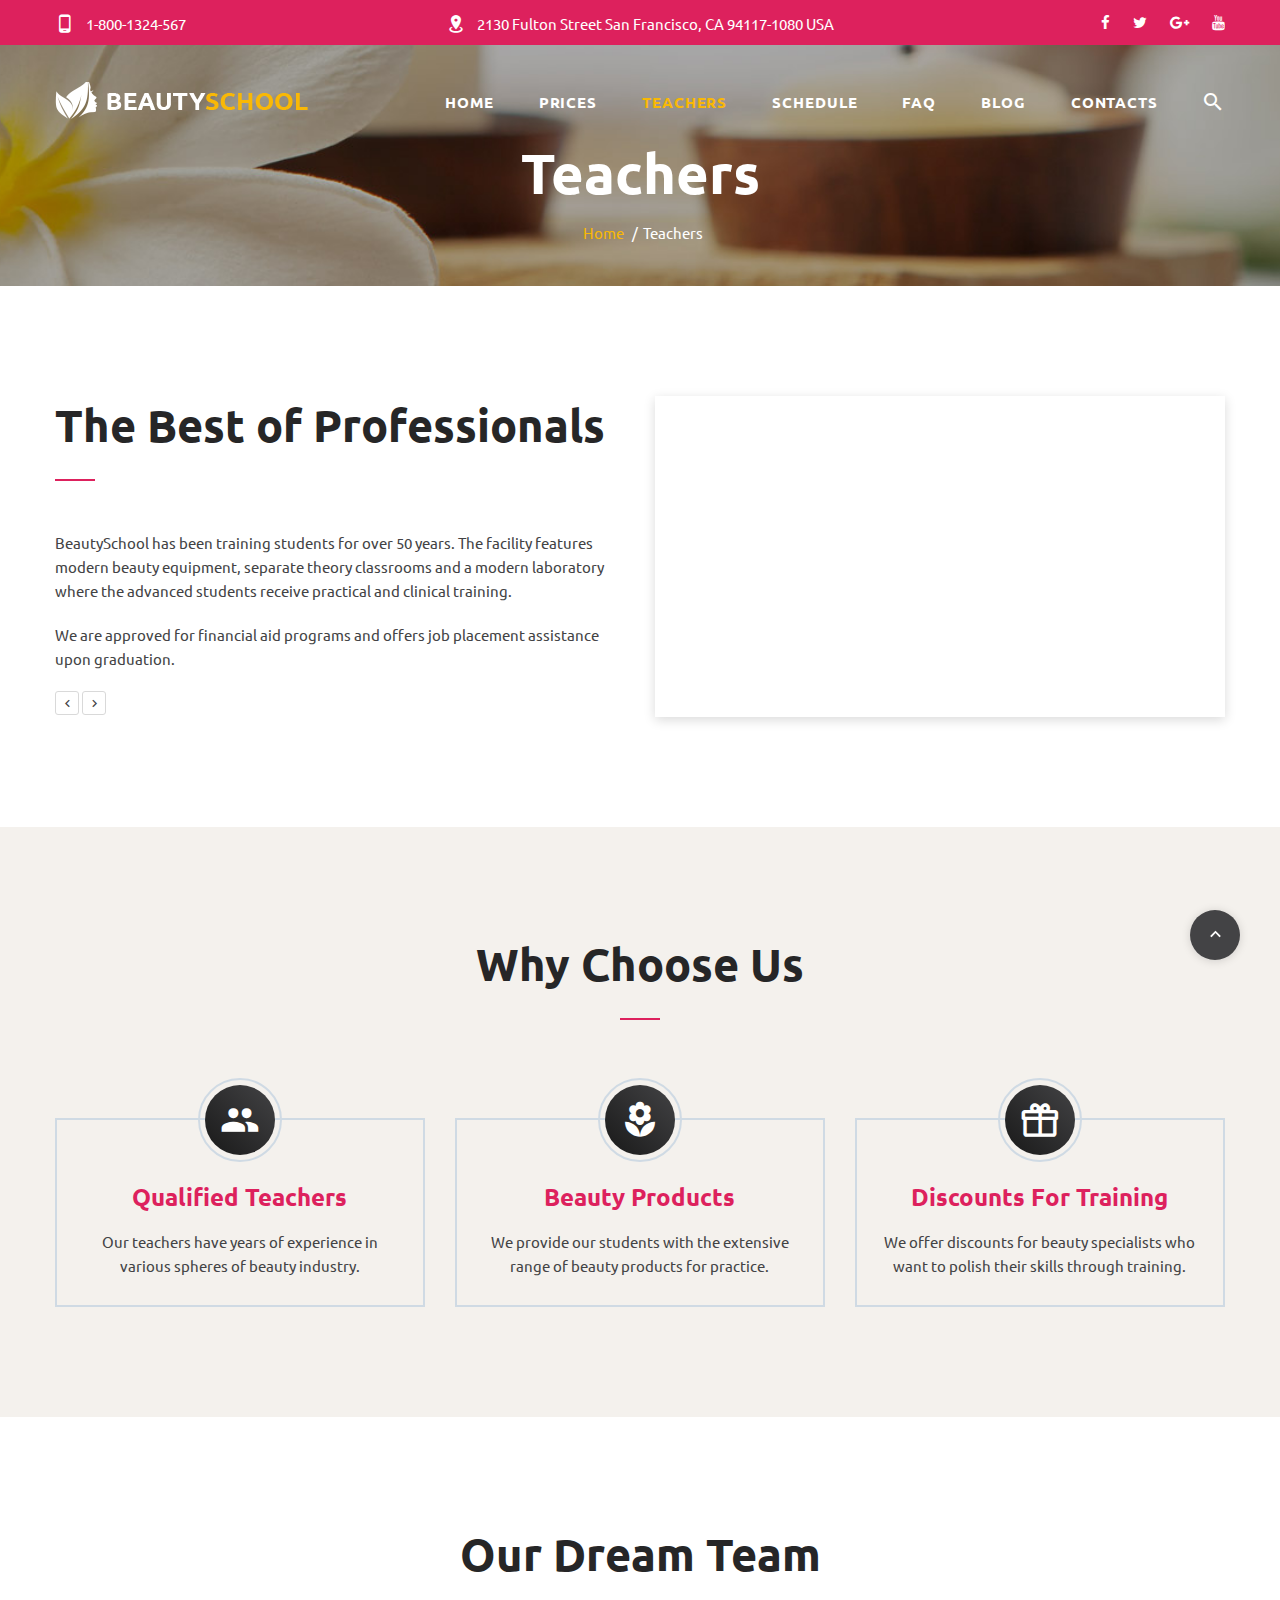
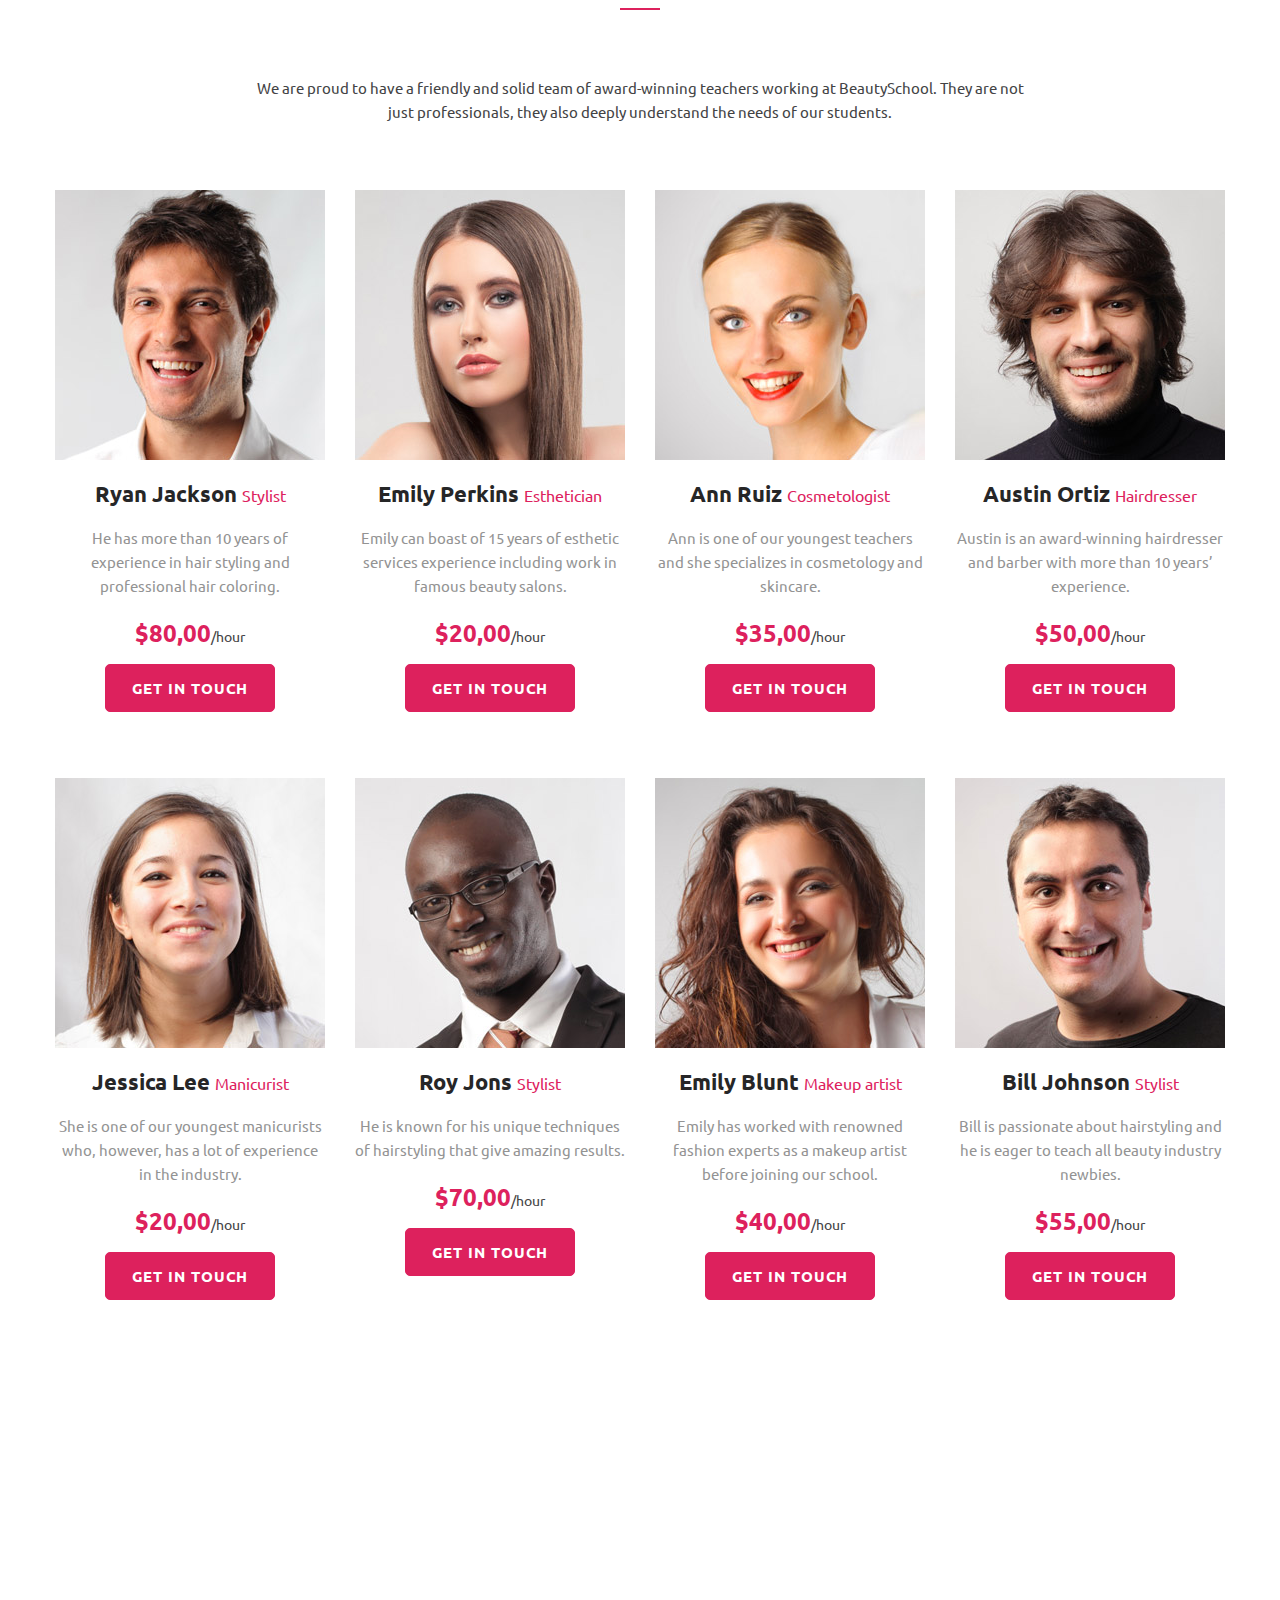
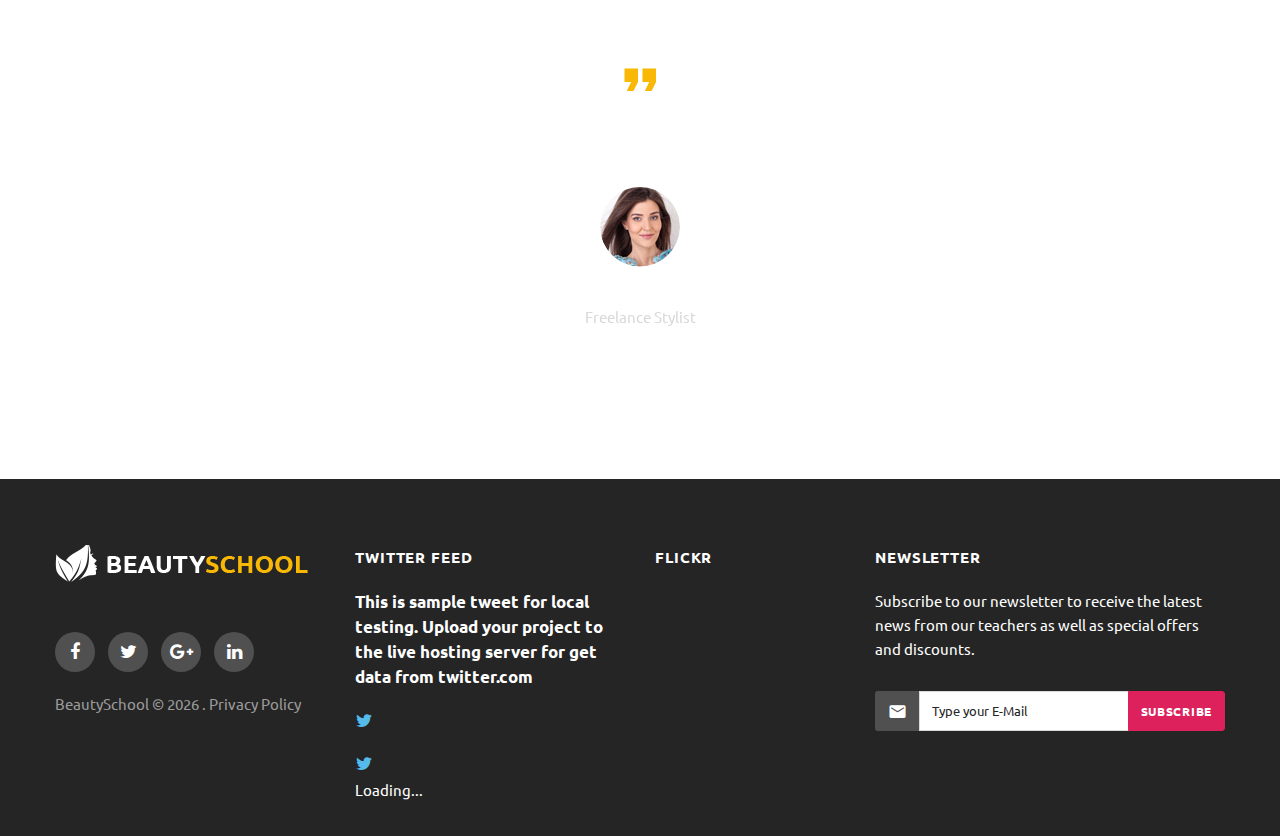
<file: wp-content/themes/i-like-make-up/site/teachers.html>
<!DOCTYPE html  >
<html lang="en" class="wide wow-animation smoothscroll scrollTo">
  <head>
    <!-- Site Title-->
    <title>Teachers</title>
    <meta charset="utf-8"/>
    <meta name="format-detection" content="telephone=no"/>
    <meta name="viewport" content="width=device-width, height=device-height, initial-scale=1.0, maximum-scale=1.0, user-scalable=0"/>
    <meta http-equiv="X-UA-Compatible" content="IE=Edge"/>
    <meta name="keywords" content="intense web design multipurpose template"/>
    <meta name="date" content="Dec 26"/>
    <link rel="icon" href="images/favicon.ico" type="image/x-icon"/>
    <!-- Stylesheets-->
    <link rel="stylesheet" type="text/css" href="//fonts.googleapis.com/css?family=Ubuntu:400,400italic,500,700,700italic"/>
    <link rel="stylesheet" href="css/style.css"/>
		<!--[if lt IE 10]>
    <div style="background: #212121; padding: 10px 0; box-shadow: 3px 3px 5px 0 rgba(0,0,0,.3); clear: both; text-align:center; position: relative; z-index:1;"><a href="http://windows.microsoft.com/en-US/internet-explorer/"><img src="images/ie8-panel/warning_bar_0000_us.jpg" border="0" height="42" width="820" alt="You are using an outdated browser. For a faster, safer browsing experience, upgrade for free today."/></a></div>
    <script src="js/html5shiv.min.js"></script>
		<![endif]-->
  </head>
  <body>
    <!-- Page-->
    <div class="page text-center">
      <!-- Page Head-->
      <header class="page-head slider-menu-position">
        <!-- RD Navbar Transparent-->
        <div class="rd-navbar-wrap">
          <nav data-md-device-layout="rd-navbar-fixed" data-lg-device-layout="rd-navbar-static" class="rd-navbar container rd-navbar-floated rd-navbar-dark" data-lg-auto-height="true" data-md-layout="rd-navbar-fixed" data-lg-layout="rd-navbar-static" data-lg-stick-up="true">
            <div class="rd-navbar-inner">
              <!-- RD Navbar Top Panel-->
              <div class="rd-navbar-top-panel context-dark bg-danger">
                <div class="left-side">
                  <address class="contact-info text-left"><a href="callto:#"><span class="icon mdi mdi-cellphone-android"></span><span class="text-middle">1-800-1324-567</span></a></address>
                </div>
                <div class="center">
                  <address class="contact-info text-left"><a href="#"><span class="icon mdi mdi-map-marker-radius"></span><span class="text-middle">2130 Fulton Street San Francisco, CA 94117-1080 USA</span></a></address>
                </div>
                <div class="right-side">
                  <ul class="list-inline list-inline-sm">
                    <li><a href="#" class="fa fa-facebook"></a></li>
                    <li><a href="#" class="fa fa-twitter"></a></li>
                    <li><a href="#" class="fa fa-google-plus"></a></li>
                    <li><a href="#" class="fa fa-youtube"></a></li>
                  </ul>
                </div>
              </div>
              <!-- RD Navbar Panel -->
              <div class="rd-navbar-panel">
                <!-- RD Navbar Toggle-->
                <button data-rd-navbar-toggle=".rd-navbar, .rd-navbar-nav-wrap" class="rd-navbar-toggle"><span></span></button>
                <!-- RD Navbar Top Panel Toggle-->
                <button data-rd-navbar-toggle=".rd-navbar, .rd-navbar-top-panel" class="rd-navbar-top-panel-toggle"><span></span></button>
                <!--Navbar Brand-->
                <div class="rd-navbar-brand"><a href="index.html"><img width='253' height='37' src='images/logo.png' alt=''/></a></div>
              </div>
              <div class="rd-navbar-menu-wrap">
                <div class="rd-navbar-nav-wrap">
                  <div class="rd-navbar-mobile-scroll">
                    <!--Navbar Brand Mobile-->
                    <div class="rd-navbar-mobile-brand"><a href="index.html"><img width='253' height='37' src='images/logo.png' alt=''/></a></div>
                    <div class="form-search-wrap">
                      <!-- RD Search Form-->
                      <form action="search-results.html" method="GET" class="form-search rd-search">
                        <div class="form-group">
                          <label for="rd-navbar-form-search-widget" class="form-label form-search-label form-label-sm">Search</label>
                          <input id="rd-navbar-form-search-widget" type="text" name="s" autocomplete="off" class="form-search-input input-sm form-control form-control-gray-lightest input-sm"/>
                        </div>
                        <button type="submit" class="form-search-submit"><span class="mdi mdi-magnify"></span></button>
                      </form>
                    </div>
                    <!-- RD Navbar Nav-->
                    <ul class="rd-navbar-nav">
                      <li><a href="index.html"><span>Home</span></a>
                      </li>
                      <li><a href="prices.html"><span>Prices</span></a>
                      </li>
                      <li class="active"><a href="teachers.html"><span>Teachers</span></a>
                        <ul class="rd-navbar-dropdown">
                          <li><a href="about-teacher.html"><span class="text-middle">About Teacher</span></a>
                          </li>
                        </ul>
                      </li>
                      <li><a href="schedule.html"><span>Schedule</span></a>
                      </li>
                      <li><a href="faq.html"><span>FAQ</span></a>
                      </li>
                      <li><a href="blog.html"><span>Blog</span></a>
                        <ul class="rd-navbar-dropdown">
                          <li><a href="blog-post.html"><span class="text-middle">Blog Post</span></a>
                          </li>
                        </ul>
                      </li>
                      <li><a href="contacts.html"><span>Contacts</span></a>
                      </li>
                    </ul>
                  </div>
                </div>
                <!--RD Navbar Search-->
                <div class="rd-navbar-search rd-navbar-search-top-panel"><a data-rd-navbar-toggle=".rd-navbar-inner,.rd-navbar-search" href="#" class="rd-navbar-search-toggle mdi"><span></span></a>
                  <form action="search-results.html" method="GET" class="rd-navbar-search-form search-form-icon-right rd-search">
                    <div class="form-group">
                      <label for="rd-navbar-search-form-input" class="form-label">Type and hit enter...</label>
                      <input id="rd-navbar-search-form-input" type="text" name="s" autocomplete="off" class="rd-navbar-search-form-input form-control form-control-gray-lightest"/>
                    </div>
                    <div id="rd-search-results-live" class="rd-search-results-live">   </div>
                  </form>
                </div>
              </div>
            </div>
          </nav>
        </div>
        <div class="context-dark">
          <!-- Modern Breadcrumbs-->
          <section style="background: url('images/background-04-1920x750.jpg') center no-repeat; background-size: cover; " class="breadcrumb-modern bg-gray-darkest">
            <div class="shell section-top-98 section-bottom-34 section-md-bottom-66 section-md-98 section-lg-top-110 section-lg-bottom-41">
              <h2 class="veil reveal-md-block offset-top-30"><span class="big">Teachers</span></h2>
              <ul class="list-inline list-inline-dashed">
                <li><a href="index.html">Home</a></li>
                <li>Teachers
                </li>
              </ul>
            </div>
          </section>
        </div>
      </header>
      <!-- Page Contents-->
      <main class="page-content">
        <!-- Welcome to Intense-->
        <section class="section-98 section-sm-110">
          <div class="shell">
            <div class="range range-xs-center range-xs-middle">
              <!-- Simple quote Slider-->
              <div class="cell-sm-9 cell-lg-6 cell-lg-push-6">
                <div data-items="1" data-nav="false" data-dots="false" data-nav-custom=".owl-custom-navigation" class="owl-carousel owl-carousel-classic owl-carousel-class-light shadow-drop-md">
                  <div>
                    <!-- Media Elements-->
                    <div class="embed-responsive embed-responsive-16by9">
                      <iframe src="//www.youtube.com/embed/7ecJC8E7gmg?wmode=transparent" class="embed-responsive-item"></iframe>
                    </div>
                  </div>
                  <div><img src="images/post-01-570x321.jpg" width="570" height="321" alt="" class="img-responsive element-fullwidth"/></div>
                  <div><img src="images/post-04-570x321.jpg" width="525" height="321" alt="" class="img-responsive element-fullwidth"/></div>
                </div>
              </div>
              <div class="cell-sm-9 cell-lg-6 cell-lg-pull-6 text-lg-left offset-top-66 offset-lg-top-0 inset-lg-right-30">
                <h1>The Best of Professionals</h1>
                <hr class="divider bg-red hr-lg-left-0"/>
                <p class="offset-top-50 text-sm-left">BeautySchool has been training students for over 50 years. The facility features modern beauty equipment, separate theory classrooms and a modern laboratory where the advanced students receive practical and clinical training.</p>
                <div class="offset-top-20">
                  <p class="text-sm-left">We are approved for financial aid programs and offers job placement assistance upon graduation.</p>
                </div>
                <div class="owl-custom-navigation owl-customer-navigation offset-top-20">
                  <div class="owl-nav">
                    <div data-owl-prev="data-owl-prev" class="owl-prev mdi mdi-chevron-left"></div>
                    <div data-owl-next="data-owl-next" class="owl-next mdi mdi-chevron-right"></div>
                  </div>
                </div>
              </div>
            </div>
          </div>
        </section>
        <!-- Why Choose Us-->
        <section class="section-98 section-sm-110 bg-lilac"> 
          <div class="shell">
            <h1>Why Choose Us</h1>
            <hr class="divider bg-red"/>
            <div class="range offset-top-98">
              <div class="cell-sm-8 cell-sm-preffix-2 cell-md-4 cell-md-preffix-0">
                <!-- Icon Box Type 5-->
                <div class="box-icon box-icon-bordered"><span class="icon icon-outlined icon-sm icon-dark-filled mdi mdi-account-multiple"></span>
                  <h4 class="text-danger offset-top-20">Qualified Teachers</h4>
                  <p>Our teachers have years of experience in various spheres of beauty industry.</p>
                </div>
              </div>
              <div class="cell-sm-8 cell-sm-preffix-2 cell-md-4 cell-md-preffix-0 offset-top-98 offset-md-top-0">
                <!-- Icon Box Type 5-->
                <div class="box-icon box-icon-bordered"><span class="icon icon-outlined icon-sm icon-dark-filled mdi mdi-flower"></span>
                  <h4 class="text-danger offset-top-20">Beauty Products</h4>
                  <p>We provide our students with the extensive range of beauty products for practice.</p>
                </div>
              </div>
              <div class="cell-sm-8 cell-sm-preffix-2 cell-md-4 cell-md-preffix-0 offset-top-98 offset-md-top-0">
                <!-- Icon Box Type 5-->
                <div class="box-icon box-icon-bordered"><span class="icon icon-outlined icon-sm icon-dark-filled mdi mdi-gift"></span>
                  <h4 class="text-danger offset-top-20">Discounts For Training</h4>
                  <p>We offer discounts for beauty specialists who want to polish their skills through training.</p>
                </div>
              </div>
            </div>
          </div>
        </section>
        <!-- Our Dream Team-->
        <section class="section-98 section-sm-110">
          <div class="shell">
            <h1>Our Dream Team</h1>
            <hr class="divider bg-danger"/>
            <div class="range range-xs-center offset-top-50 offset-lg-top-66">
              <div class="cell-sm-10 cell-lg-8">
                <p>We are proud to have a friendly and solid team of award-winning teachers working at BeautySchool. They are not just professionals, they also deeply understand the needs of our students.</p>
              </div>
            </div>
            <div class="range range-xs-center offset-sm-top-50 offset-lg-top-66">
              <div class="cell-sm-10 cell-lg-12">
                <div class="range">
                  <div class="cell-sm-6 cell-lg-3 offset-top-66 offset-xs-top-0">
                    <!-- Box Member-->
                    <div class="box-member"><img src="images/user-ryan-jackson-270x270.jpg" alt="" class="img-responsive"/>
                      <h5 class="text-bold offset-top-20"><a href="about-teacher.html">Ryan Jackson</a> <small class="text-danger">Stylist</small>
                      </h5>
                      <div class="box-member-wrap">
                        <div class="box-member-caption">
                          <div class="box-member-caption-inner">
                            <ul class="list-inline list-inline-xs">
                              <li><a href="#" class="icon fa fa-facebook icon-xs icon-circle icon-darkest-filled"></a></li>
                              <li><a href="#" class="icon fa fa-twitter icon-xs icon-circle icon-darkest-filled"></a></li>
                              <li><a href="#" class="icon fa fa-google-plus icon-xs icon-circle icon-darkest-filled"></a></li>
                            </ul>
                          </div>
                        </div>
                      </div>
                    </div>
                    <p class="offset-lg-top-0 text-muted">He has more than 10 years of experience in hair styling and professional hair coloring.</p>
                    <h4 class="offset-top-20 text-danger">$80,00<span class="p small"><span class="small text-darker">/hour</span></span></h4><a href="#" class="btn btn-danger">get in touch</a>
                  </div>
                  <div class="cell-sm-6 cell-lg-3 offset-top-66 offset-sm-top-0 offset-lg-top-0">
                    <!-- Box Member-->
                    <div class="box-member"><img src="images/user-emily-perkins-270x270.jpg" alt="" class="img-responsive"/>
                      <h5 class="text-bold offset-top-20"><a href="about-teacher.html">Emily Perkins</a> <small class="text-danger">Esthetician</small>
                      </h5>
                      <div class="box-member-wrap">
                        <div class="box-member-caption">
                          <div class="box-member-caption-inner">
                            <ul class="list-inline list-inline-xs">
                              <li><a href="#" class="icon fa fa-facebook icon-xs icon-circle icon-darkest-filled"></a></li>
                              <li><a href="#" class="icon fa fa-twitter icon-xs icon-circle icon-darkest-filled"></a></li>
                              <li><a href="#" class="icon fa fa-google-plus icon-xs icon-circle icon-darkest-filled"></a></li>
                            </ul>
                          </div>
                        </div>
                      </div>
                    </div>
                    <p class="offset-lg-top-0 text-muted">Emily can boast of 15 years of esthetic services experience including work in famous beauty salons.</p>
                    <h4 class="offset-top-20 text-danger">$20,00<span class="p small"><span class="small text-darker">/hour</span></span></h4><a href="#" class="btn btn-danger">get in touch</a>
                  </div>
                  <div class="cell-sm-6 cell-lg-3 offset-top-66 offset-lg-top-0">
                    <!-- Box Member-->
                    <div class="box-member"><img src="images/user-samantha-ruiz-270x270.jpg" alt="" class="img-responsive"/>
                      <h5 class="text-bold offset-top-20"><a href="about-teacher.html">Ann Ruiz</a> <small class="text-danger">Cosmetologist</small>
                      </h5>
                      <div class="box-member-wrap">
                        <div class="box-member-caption">
                          <div class="box-member-caption-inner">
                            <ul class="list-inline list-inline-xs">
                              <li><a href="#" class="icon fa fa-facebook icon-xs icon-circle icon-darkest-filled"></a></li>
                              <li><a href="#" class="icon fa fa-twitter icon-xs icon-circle icon-darkest-filled"></a></li>
                              <li><a href="#" class="icon fa fa-google-plus icon-xs icon-circle icon-darkest-filled"></a></li>
                            </ul>
                          </div>
                        </div>
                      </div>
                    </div>
                    <p class="offset-lg-top-0 text-muted">Ann is one of our youngest teachers and she specializes in cosmetology and skincare.</p>
                    <h4 class="offset-top-20 text-danger">$35,00<span class="p small"><span class="small text-darker">/hour</span></span></h4><a href="#" class="btn btn-danger">get in touch</a>
                  </div>
                  <div class="cell-sm-6 cell-lg-3 offset-top-66 offset-lg-top-0">
                    <!-- Box Member-->
                    <div class="box-member"><img src="images/user-austin-ortiz-270x270.jpg" alt="" class="img-responsive"/>
                      <h5 class="text-bold offset-top-20"><a href="about-teacher.html">Austin Ortiz</a> <small class="text-danger">Hairdresser</small>
                      </h5>
                      <div class="box-member-wrap">
                        <div class="box-member-caption">
                          <div class="box-member-caption-inner">
                            <ul class="list-inline list-inline-xs">
                              <li><a href="#" class="icon fa fa-facebook icon-xs icon-circle icon-darkest-filled"></a></li>
                              <li><a href="#" class="icon fa fa-twitter icon-xs icon-circle icon-darkest-filled"></a></li>
                              <li><a href="#" class="icon fa fa-google-plus icon-xs icon-circle icon-darkest-filled"></a></li>
                            </ul>
                          </div>
                        </div>
                      </div>
                    </div>
                    <p class="offset-lg-top-0 text-muted">Austin is an award-winning hairdresser and barber with more than 10 years’ experience.</p>
                    <h4 class="offset-top-20 text-danger">$50,00<span class="p small"><span class="small text-darker">/hour</span></span></h4><a href="#" class="btn btn-danger">get in touch</a>
                  </div>
                  <div class="range-spacer offset-top-66"></div>
                  <div class="cell-sm-6 cell-lg-3 offset-top-66 offset-xs-top-0">
                    <!-- Box Member-->
                    <div class="box-member"><img src="images/user-alisa-milano-270x270.jpg" alt="" class="img-responsive"/>
                      <h5 class="text-bold offset-top-20"><a href="about-teacher.html">Jessica Lee </a> <small class="text-danger">Manicurist</small>
                      </h5>
                      <div class="box-member-wrap">
                        <div class="box-member-caption">
                          <div class="box-member-caption-inner">
                            <ul class="list-inline list-inline-xs">
                              <li><a href="#" class="icon fa fa-facebook icon-xs icon-circle icon-darkest-filled"></a></li>
                              <li><a href="#" class="icon fa fa-twitter icon-xs icon-circle icon-darkest-filled"></a></li>
                              <li><a href="#" class="icon fa fa-google-plus icon-xs icon-circle icon-darkest-filled"></a></li>
                            </ul>
                          </div>
                        </div>
                      </div>
                    </div>
                    <p class="offset-lg-top-0 text-muted">She is one of our youngest manicurists who, however, has a lot of experience in the industry.</p>
                    <h4 class="offset-top-20 text-danger">$20,00<span class="p small"><span class="small text-darker">/hour</span></span></h4><a href="#" class="btn btn-danger">get in touch</a>
                  </div>
                  <div class="cell-sm-6 cell-lg-3 offset-top-66 offset-sm-top-0 offset-lg-top-0">
                    <!-- Box Member-->
                    <div class="box-member"><img src="images/user-roy-jons--270x270.jpg" alt="" class="img-responsive"/>
                      <h5 class="text-bold offset-top-20"><a href="about-teacher.html">Roy Jons</a> <small class="text-danger">Stylist</small>
                      </h5>
                      <div class="box-member-wrap">
                        <div class="box-member-caption">
                          <div class="box-member-caption-inner">
                            <ul class="list-inline list-inline-xs">
                              <li><a href="#" class="icon fa fa-facebook icon-xs icon-circle icon-darkest-filled"></a></li>
                              <li><a href="#" class="icon fa fa-twitter icon-xs icon-circle icon-darkest-filled"></a></li>
                              <li><a href="#" class="icon fa fa-google-plus icon-xs icon-circle icon-darkest-filled"></a></li>
                            </ul>
                          </div>
                        </div>
                      </div>
                    </div>
                    <p class="offset-lg-top-0 text-muted">He is known for his unique techniques of hairstyling that give amazing results.</p>
                    <h4 class="offset-top-20 text-danger">$70,00<span class="p small"><span class="small text-darker">/hour</span></span></h4><a href="#" class="btn btn-danger">get in touch</a>
                  </div>
                  <div class="cell-sm-6 cell-lg-3 offset-top-66 offset-lg-top-0">
                    <!-- Box Member-->
                    <div class="box-member"><img src="images/user-emily-blunt-270x270.jpg" alt="" class="img-responsive"/>
                      <h5 class="text-bold offset-top-20"><a href="about-teacher.html">Emily Blunt</a> <small class="text-danger">Makeup artist</small>
                      </h5>
                      <div class="box-member-wrap">
                        <div class="box-member-caption">
                          <div class="box-member-caption-inner">
                            <ul class="list-inline list-inline-xs">
                              <li><a href="#" class="icon fa fa-facebook icon-xs icon-circle icon-darkest-filled"></a></li>
                              <li><a href="#" class="icon fa fa-twitter icon-xs icon-circle icon-darkest-filled"></a></li>
                              <li><a href="#" class="icon fa fa-google-plus icon-xs icon-circle icon-darkest-filled"></a></li>
                            </ul>
                          </div>
                        </div>
                      </div>
                    </div>
                    <p class="offset-lg-top-0 text-muted">Emily has worked with renowned fashion experts as a makeup artist before joining our school.</p>
                    <h4 class="offset-top-20 text-danger">$40,00<span class="p small"><span class="small text-darker">/hour</span></span></h4><a href="#" class="btn btn-danger">get in touch</a>
                  </div>
                  <div class="cell-sm-6 cell-lg-3 offset-top-66 offset-lg-top-0">
                    <!-- Box Member-->
                    <div class="box-member"><img src="images/user-flen-johnson-270x270.jpg" alt="" class="img-responsive"/>
                      <h5 class="text-bold offset-top-20"><a href="about-teacher.html">Bill Johnson</a> <small class="text-danger">Stylist</small>
                      </h5>
                      <div class="box-member-wrap">
                        <div class="box-member-caption">
                          <div class="box-member-caption-inner">
                            <ul class="list-inline list-inline-xs">
                              <li><a href="#" class="icon fa fa-facebook icon-xs icon-circle icon-darkest-filled"></a></li>
                              <li><a href="#" class="icon fa fa-twitter icon-xs icon-circle icon-darkest-filled"></a></li>
                              <li><a href="#" class="icon fa fa-google-plus icon-xs icon-circle icon-darkest-filled"></a></li>
                            </ul>
                          </div>
                        </div>
                      </div>
                    </div>
                    <p class="offset-lg-top-0 text-muted">Bill is passionate about hairstyling and he is eager to teach all beauty industry newbies.</p>
                    <h4 class="offset-top-20 text-danger">$55,00<span class="p small"><span class="small text-darker">/hour</span></span></h4><a href="#" class="btn btn-danger">get in touch</a>
                  </div>
                </div>
              </div>
            </div>
          </div>
        </section>
        <!-- Testimonials-->
        <section>
          <!-- RD Parallax-->
          <div data-on="false" data-md-on="true" class="rd-parallax">
            <div data-speed="0.35" data-type="media" data-url="images/background-05-1920x850.jpg" class="rd-parallax-layer"></div>
            <div data-speed="0" data-type="html" class="rd-parallax-layer">
              <div class="context-dark">
                <div class="shell section-98 section-sm-110">
                  <h1>Testimonials</h1>
                  <hr class="divider bg-white"/>
                  <div class="range range-xs-center">
                    <div class="cell-sm-8">
                      <!-- Testimonials Slider v.3-->
                      <div data-items="1" data-nav="true" data-dots="false" data-nav-class="[&quot;owl-prev mdi mdi-chevron-left&quot;, &quot;owl-next mdi mdi-chevron-right&quot;]" class="owl-carousel owl-carousel-testimonials-2">
                        <div>
                          <blockquote class="quote quote-slider-3">
                            <p class="quote-body">Being a student at BeautySchool, I have learned many things to start my career as a stylist. What I like the most about this beauty school is how strict they are with industry practice and their high percentage on passing rates.</p><img width="80" height="80" src="images/user-alisa-milano-80x80.jpg" alt="Mary Smith" class="quote-img img-circle"/>
                            <p class="text-bold quote-author">
                              <cite class="text-normal">Mary Smith</cite>
                            </p>
                            <p class="quote-desc text-gray">Freelance Stylist</p>
                          </blockquote>
                        </div>
                        <div>
                          <blockquote class="quote quote-slider-3">
                            <p class="quote-body">What I like about BeautySchool is how they teach us everything step-by-step. The teachers are great with helping us learn new products and time management skills that are important for hairdressers.</p><img width="80" height="80" src="images/user-1-80x80.jpg" alt="Linda Grey" class="quote-img img-circle"/>
                            <p class="text-bold quote-author">
                              <cite class="text-normal">Linda Grey</cite>
                            </p>
                            <p class="quote-desc text-gray">Hairdresser, Indigo Beauty Salon </p>
                          </blockquote>
                        </div>
                        <div>
                          <blockquote class="quote quote-slider-3">
                            <p class="quote-body">Once I started school I didn’t know what to expect. Little did I know how BeautySchool would change my life. In 9 months, I learned so much about myself, my passion for my new profession, and the cosmetology industry. </p><img width="80" height="80" src="images/user-july-mao-80x80.jpg" alt="Mary McCoist," class="quote-img img-circle"/>
                            <p class="text-bold quote-author">
                              <cite class="text-normal">Mary McCoist,</cite>
                            </p>
                            <p class="quote-desc text-gray">Cosmetologist, Relax &amp; Care Co.</p>
                          </blockquote>
                        </div>
                      </div>
                    </div>
                  </div>
                </div>
              </div>
            </div>
          </div>
        </section>
      </main>
      <!-- Page Footer-->
      <footer class="section-relative section-top-66 section-bottom-34 page-footer bg-gray-base context-dark">
        <div class="shell">
          <div class="range range-sm-center text-lg-left">
            <div class="cell-sm-12">
              <div class="range range-xs-center">
                <div class="cell-xs-10 cell-sm-3 text-left cell-sm-push-4 cell-sm-10 cell-lg-3 offset-sm-top-50 offset-lg-top-0 cell-lg-push-2">
                  <!-- Twitter Feed-->
                  <p class="text-uppercase text-spacing-60 text-bold text-center text-lg-left">Twitter Feed</p>
                  <div class="offset-top-20">
                          <div data-twitter-username="templatemonster" data-twitter-date-hours=" hours ago" data-twitter-date-minutes=" minutes ago" class="twitter">
                            <div data-twitter-type="tweet" class="twitter-sm">
                              <div class="twitter-date text-dark small"><span class="icon icon-xxs mdi mdi-twitter text-middle"></span> <span data-date="text" class="text-middle"></span>
                              </div>
                              <div data-tweet="text" class="twitter-text"></div>
                              <div data-screen_name="text" class="twitter-name text-bold big"></div>
                            </div>
                            <div data-twitter-type="tweet" class="twitter-sm">
                              <div class="twitter-date text-dark small"><span class="icon icon-xxs mdi mdi-twitter text-middle"></span> <span data-date="text" class="text-middle"></span>
                              </div>
                              <div data-tweet="text" class="twitter-text"></div>
                              <div data-screen_name="text" class="twitter-name text-bold big"></div>
                            </div>
                          </div>
                  </div>
                </div>
                <div class="cell-xs-10 cell-sm-3 offset-top-66 cell-sm-push-3 cell-sm-10 cell-lg-2 offset-lg-top-0 cell-lg-push-3">
                  <!-- Flickr Feed-->
                  <p class="text-uppercase text-spacing-60 text-bold">Flickr</p>
                  <div class="offset-top-24">
                          <div data-photo-swipe="gallery" data-flickr-tags="tm55107" class="group-xs flickr widget-flickrfeed"><a data-photo-swipe-item="" href="" data-image_c="href" data-size="800x800" data-type="flickr-item" class="flickr-item thumbnail-classic"><img width="82" height="82" data-title="alt" src="images/_blank.png" alt="" data-image_q="src"/></a><a data-photo-swipe-item="" href="" data-image_c="href" data-size="800x800" data-type="flickr-item" class="flickr-item thumbnail-classic"><img width="82" height="82" data-title="alt" src="images/_blank.png" alt="" data-image_q="src"/></a><a data-photo-swipe-item="" href="" data-image_c="href" data-size="800x800" data-type="flickr-item" class="flickr-item thumbnail-classic"><img width="82" height="82" data-title="alt" src="images/_blank.png" alt="" data-image_q="src"/></a><a data-photo-swipe-item="" href="" data-image_c="href" data-size="800x800" data-type="flickr-item" class="flickr-item thumbnail-classic"><img width="82" height="82" data-title="alt" src="images/_blank.png" alt="" data-image_q="src"/></a>
                          </div>
                  </div>
                </div>
                <div class="cell-xs-10 cell-sm-3 offset-top-66 cell-sm-push-2 offset-sm-top-0 cell-sm-6 cell-lg-4 cell-lg-push-4">
                  <div class="inset-lg-left-20">
                    <p class="text-uppercase text-spacing-60 text-bold">Newsletter</p>
                    <p class="offset-top-20 text-left">
                      Subscribe to our newsletter to receive the latest 
                      news from our teachers as well as special 
                      offers and discounts.
                    </p>
                    <div class="offset-top-30">
                            <form data-form-output="form-subscribe-footer" data-form-type="subscribe" method="post" action="bat/rd-mailform.php" class="rd-mailform">
                              <div class="form-group">
                                <div class="input-group input-group-sm"><span class="input-group-addon"><span class="input-group-icon mdi mdi-email"></span></span>
                                  <input placeholder="Type your E-Mail" type="email" name="email" data-constraints="@Required @Email" class="form-control"/><span class="input-group-btn">
                                    <button type="submit" class="btn btn-sm btn-danger">Subscribe</button></span>
                                </div>
                              </div>
                              <div id="form-subscribe-footer" class="form-output"></div>
                            </form>
                    </div>
                  </div>
                </div>
                <div class="cell-xs-10 cell-sm-3 offset-top-66 cell-sm-push-1 offset-sm-top-0 cell-sm-6 cell-lg-3 cell-lg-push-1">
                  <!-- Footer brand-->
                  <div class="footer-brand"><a href="index.html"><img width='253' height='37' src='images/logo.png' alt=''/></a></div>
                  <div class="offset-top-50 text-xs-center text-lg-left">
                          <ul class="list-inline">
                            <li><a href="#" class="icon fa fa-facebook icon-xxs icon-circle icon-darkest-filled"></a></li>
                            <li><a href="#" class="icon fa fa-twitter icon-xxs icon-circle icon-darkest-filled"></a></li>
                            <li><a href="#" class="icon fa fa-google-plus icon-xxs icon-circle icon-darkest-filled"></a></li>
                            <li><a href="#" class="icon fa fa-linkedin icon-xxs icon-circle icon-darkest-filled"></a></li>
                          </ul>
                  </div>
                  <p class="text-darker-2 offset-top-20"> BeautySchool &copy; <span id="copyright-year"></span> . <a href="privacy-policy.html">Privacy Policy</a></p>
                </div>
              </div>
            </div>
          </div>
        </div>
      </footer>
    </div>
    <!-- Global Mailform Output-->
    <div id="form-output-global" class="snackbars"></div>
    <!-- PhotoSwipe Gallery-->
    <div tabindex="-1" role="dialog" aria-hidden="true" class="pswp">
      <div class="pswp__bg"></div>
      <div class="pswp__scroll-wrap">
        <div class="pswp__container">
          <div class="pswp__item"></div>
          <div class="pswp__item"></div>
          <div class="pswp__item"></div>
        </div>
        <div class="pswp__ui pswp__ui--hidden">
          <div class="pswp__top-bar">
            <div class="pswp__counter"></div>
            <button title="Close (Esc)" class="pswp__button pswp__button--close"></button>
            <button title="Share" class="pswp__button pswp__button--share"></button>
            <button title="Toggle fullscreen" class="pswp__button pswp__button--fs"></button>
            <button title="Zoom in/out" class="pswp__button pswp__button--zoom"></button>
            <div class="pswp__preloader">
              <div class="pswp__preloader__icn">
                <div class="pswp__preloader__cut">
                  <div class="pswp__preloader__donut"></div>
                </div>
              </div>
            </div>
          </div>
          <div class="pswp__share-modal pswp__share-modal--hidden pswp__single-tap">
            <div class="pswp__share-tooltip"></div>
          </div>
          <button title="Previous (arrow left)" class="pswp__button pswp__button--arrow--left"></button>
          <button title="Next (arrow right)" class="pswp__button pswp__button--arrow--right"></button>
          <div class="pswp__caption">
            <div class="pswp__caption__center"></div>
          </div>
        </div>
      </div>
    </div>
    <!-- Java script-->
    <script src="js/core.min.js"></script>
    <script src="js/script.js"></script>
  </body>
</html>
</file>
<file: wp-admin/css/install.css>
html {
	background: #f1f1f1;
	margin: 0 20px;
}

body {
	background: #fff;
	color: #444;
	font-family: -apple-system, BlinkMacSystemFont, "Segoe UI", Roboto, Oxygen-Sans, Ubuntu, Cantarell, "Helvetica Neue", sans-serif;
	margin: 140px auto 25px;
	padding: 20px 20px 10px 20px;
	max-width: 700px;
	-webkit-font-smoothing: subpixel-antialiased;
	box-shadow: 0 1px 3px rgba(0,0,0,0.13);
}

a {
	color: #0073aa;
}

a:hover,
a:active {
	color: #00a0d2;
}

a:focus {
	color: #124964;
	box-shadow:
		0 0 0 1px #5b9dd9,
		0 0 2px 1px rgba(30, 140, 190, .8);
}

.ie8 a:focus {
	outline: #5b9dd9 solid 1px;
}

h1, h2 {
	border-bottom: 1px solid #ddd;
	clear: both;
	color: #666;
	font-size: 24px;
	padding: 0;
	padding-bottom: 7px;
	font-weight: 400;
}

h3 {
	font-size: 16px;
}

p, li, dd, dt {
	padding-bottom: 2px;
	font-size: 14px;
	line-height: 1.5;
}

code, .code {
	font-family: Consolas, Monaco, monospace;
}

ul, ol, dl {
	padding: 5px 5px 5px 22px;
}

a img {
	border:0
}
abbr {
	border: 0;
	font-variant: normal;
}

fieldset {
	border: 0;
	padding: 0;
	margin: 0;
}

label {
	cursor: pointer;
}

#logo {
	margin: 6px 0 14px 0;
	padding: 0 0 7px 0;
	border-bottom: none;
	text-align:center
}
#logo a {
	background-image: url(../images/w-logo-blue.png?ver=20131202);
	background-image: none, url(../images/wordpress-logo.svg?ver=20131107);
	background-size: 84px;
	background-position: center top;
	background-repeat: no-repeat;
	color: #444; /* same as login.css */
	height: 84px;
	font-size: 20px;
	font-weight: 400;
	line-height: 1.3em;
	margin: -130px auto 25px;
	padding: 0;
	text-decoration: none;
	width: 84px;
	text-indent: -9999px;
	outline: none;
	overflow: hidden;
	display: block;
}

#logo a:focus {
	box-shadow: none;
}

.step {
	margin: 20px 0 15px;
}
.step, th {
	text-align: left;
	padding: 0;
}
.language-chooser.wp-core-ui .step .button.button-large {
	height: 36px;
	font-size: 14px;
	line-height: 33px;
	vertical-align: middle;
}
textarea {
	border: 1px solid #ddd;
	font-family: -apple-system, BlinkMacSystemFont, "Segoe UI", Roboto, Oxygen-Sans, Ubuntu, Cantarell, "Helvetica Neue", sans-serif;
	width: 100%;
	box-sizing: border-box;
}

.form-table {
	border-collapse: collapse;
	margin-top: 1em;
	width: 100%;
}

.form-table td {
	margin-bottom: 9px;
	padding: 10px 20px 10px 0;
	font-size: 14px;
	vertical-align: top
}

.form-table th {
	font-size: 14px;
	text-align: left;
	padding: 10px 20px 10px 0;
	width: 140px;
	vertical-align: top;
}

.form-table code {
	line-height: 18px;
	font-size: 14px;
}

.form-table p {
	margin: 4px 0 0 0;
	font-size: 11px;
}

.form-table input {
	line-height: 20px;
	font-size: 15px;
	padding: 3px 5px;
	border: 1px solid #ddd;
	box-shadow: inset 0 1px 2px rgba(0,0,0,0.07);
}

input,
submit {
	font-family: -apple-system, BlinkMacSystemFont, "Segoe UI", Roboto, Oxygen-Sans, Ubuntu, Cantarell, "Helvetica Neue", sans-serif;
}

.form-table input[type=text],
.form-table input[type=email],
.form-table input[type=url],
.form-table input[type=password] {
	width: 206px;
}

.form-table th p {
	font-weight: 400;
}

.form-table.install-success th,
.form-table.install-success td {
	vertical-align: middle;
	padding: 16px 20px 16px 0;
}

.form-table.install-success td p {
	margin: 0;
	font-size: 14px;
}

.form-table.install-success td code {
	margin: 0;
	font-size: 18px;
}

#error-page {
	margin-top: 50px;
}

#error-page p {
	font-size: 14px;
	line-height: 18px;
	margin: 25px 0 20px;
}

#error-page code, .code {
	font-family: Consolas, Monaco, monospace;
}

.wp-hide-pw > .dashicons {
	line-height: inherit;
}

#pass-strength-result {
	background-color: #eee;
	border: 1px solid #ddd;
	color: #23282d;
	margin: -2px 5px 5px 0px;
	padding: 3px 5px;
	text-align: center;
	width: 218px;
	box-sizing: border-box;
	opacity: 0;
}

#pass-strength-result.short {
	background-color: #f1adad;
	border-color: #e35b5b;
	opacity: 1;
}

#pass-strength-result.bad {
	background-color: #fbc5a9;
	border-color: #f78b53;
	opacity: 1;
}

#pass-strength-result.good {
	background-color: #ffe399;
	border-color: #ffc733;
	opacity: 1;
}

#pass-strength-result.strong {
	background-color: #c1e1b9;
	border-color: #83c373;
	opacity: 1;
}

#pass1.short, #pass1-text.short {
	border-color: #e35b5b;
}

#pass1.bad, #pass1-text.bad {
	border-color: #f78b53;
}

#pass1.good, #pass1-text.good {
	border-color: #ffc733;
}

#pass1.strong, #pass1-text.strong {
	border-color: #83c373;
}

.pw-weak {
	display: none;
}

.message {
	border-left: 4px solid #dc3232;
	padding: .7em .6em;
	background-color: #fbeaea;
}

/* rtl:ignore */
#dbname,
#uname,
#pwd,
#dbhost,
#prefix,
#user_login,
#admin_email,
#pass1,
#pass2 {
	direction: ltr;
}

#pass1-text,
.show-password #pass1 {
	display: none;
}

.show-password #pass1-text
{
	display: inline-block;
}

.form-table span.description.important {
	font-size: 12px;
}


/* localization */
body.rtl,
.rtl textarea,
.rtl input,
.rtl submit {
	font-family: Tahoma, sans-serif;
}

:lang(he-il) body.rtl,
:lang(he-il) .rtl textarea,
:lang(he-il) .rtl input,
:lang(he-il) .rtl submit {
	font-family: Arial, sans-serif;
}

@media only screen and (max-width: 799px) {
	body {
		margin-top: 115px;
	}
	#logo a {
		margin: -125px auto 30px;
	}
}

@media screen and ( max-width: 782px ) {

	.form-table {
		margin-top: 0;
	}

	.form-table th,
	.form-table td {
		display: block;
		width: auto;
		vertical-align: middle;
	}

	.form-table th {
		padding: 20px 0 0;
	}

	.form-table td {
		padding: 5px 0;
		border: 0;
		margin: 0;
	}

	textarea,
	input {
		font-size: 16px;
	}

	.form-table td input[type="text"],
	.form-table td input[type="email"],
	.form-table td input[type="url"],
	.form-table td input[type="password"],
	.form-table td select,
	.form-table td textarea,
	.form-table span.description {
		width: 100%;
		font-size: 16px;
		line-height: 1.5;
		padding: 7px 10px;
		display: block;
		max-width: none;
		box-sizing: border-box;
	}

}

body.language-chooser {
	max-width: 300px;
}

.language-chooser select {
	padding: 8px;
	width: 100%;
	display: block;
	border: 1px solid #ddd;
	background-color: #fff;
	color: #32373c;
	font-size: 16px;
	font-family: Arial, sans-serif;
	font-weight: 400;
}

.language-chooser p {
	text-align: right;
}

.screen-reader-input,
.screen-reader-text {
	border: 0;
	clip: rect(1px, 1px, 1px, 1px);
	-webkit-clip-path: inset(50%);
	clip-path: inset(50%);
	height: 1px;
	margin: -1px;
	overflow: hidden;
	padding: 0;
	position: absolute;
	width: 1px;
	word-wrap: normal !important;
}

.spinner {
	background: url(../images/spinner.gif) no-repeat;
	background-size: 20px 20px;
	visibility: hidden;
	opacity: 0.7;
	filter: alpha(opacity=70);
	width: 20px;
	height: 20px;
	margin: 2px 5px 0;
}

.step .spinner {
	display: inline-block;
	vertical-align: middle;
	margin-right: 15px;
}

.button.hide-if-no-js,
.hide-if-no-js {
	display: none;
}

/**
 * HiDPI Displays
 */
@media print,
  (-webkit-min-device-pixel-ratio: 1.25),
  (min-resolution: 120dpi) {

	.spinner {
		background-image: url(../images/spinner-2x.gif);
	}

}
</file>
